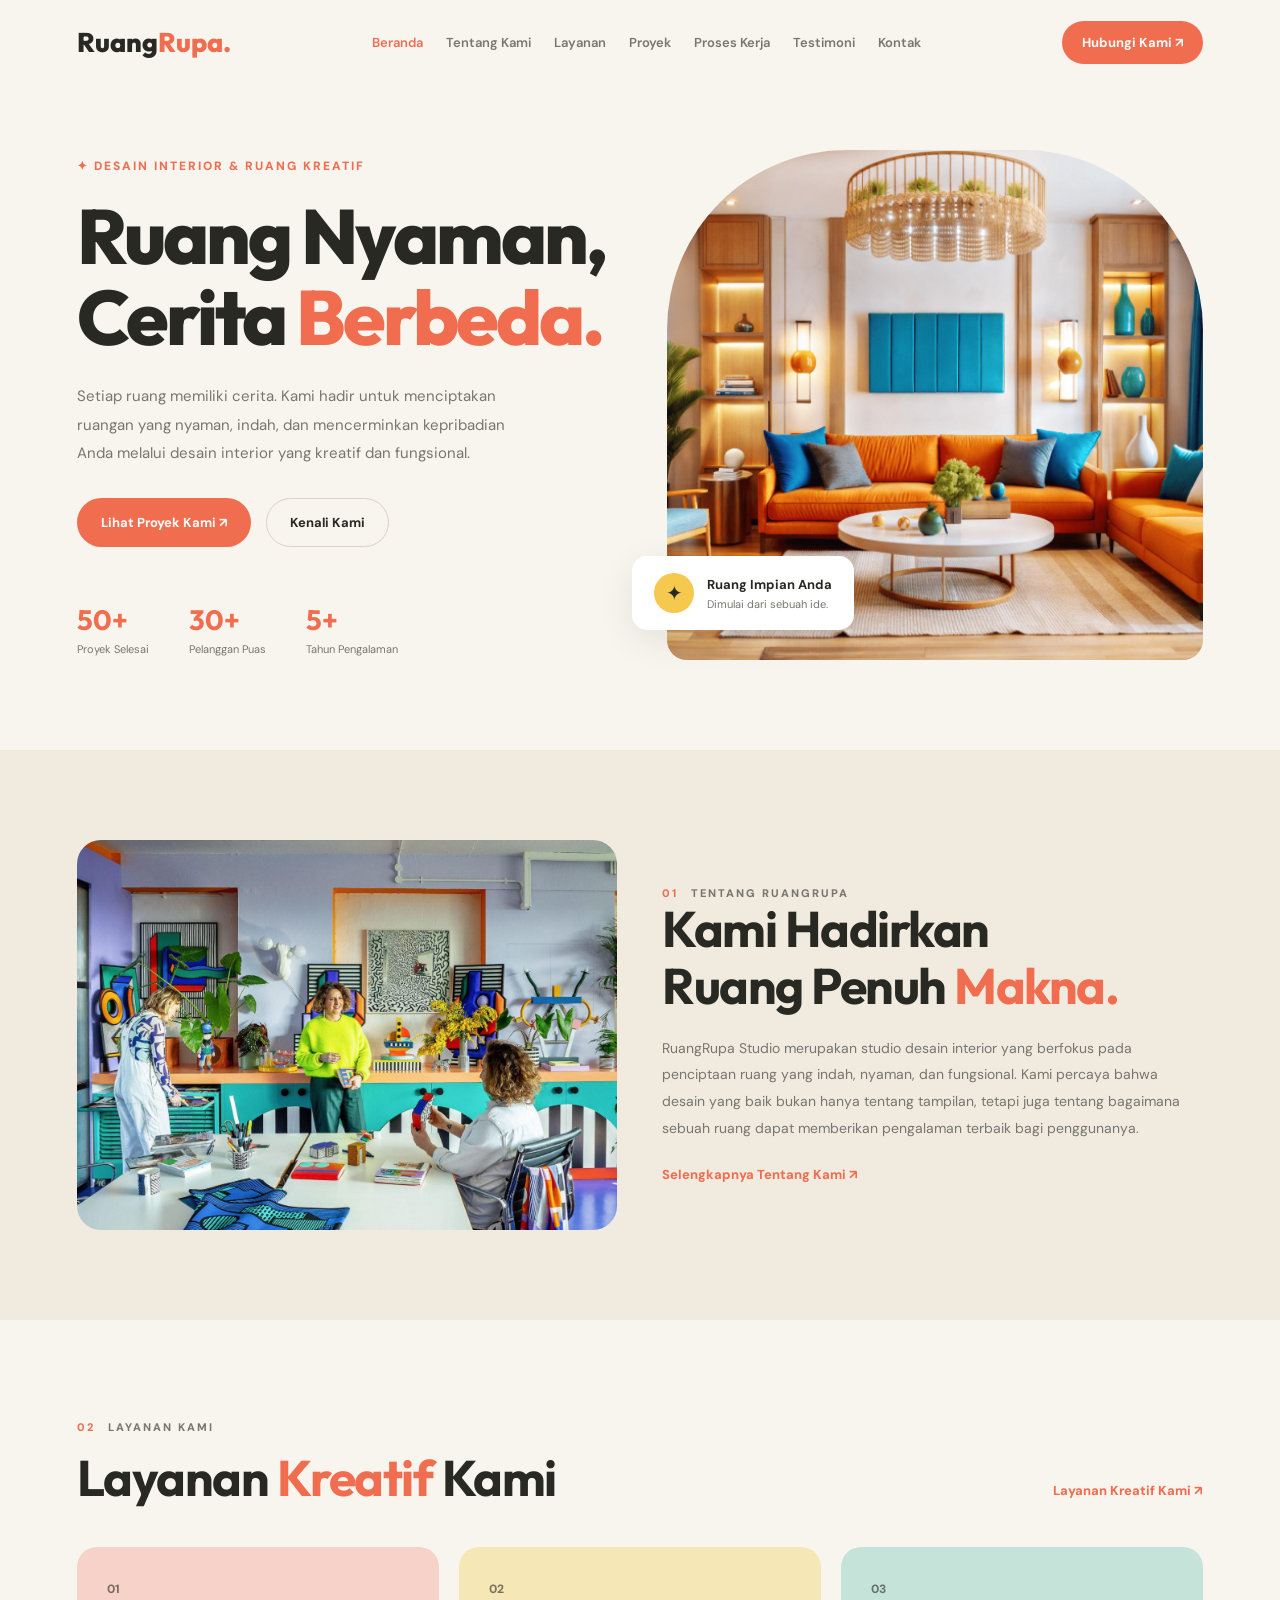
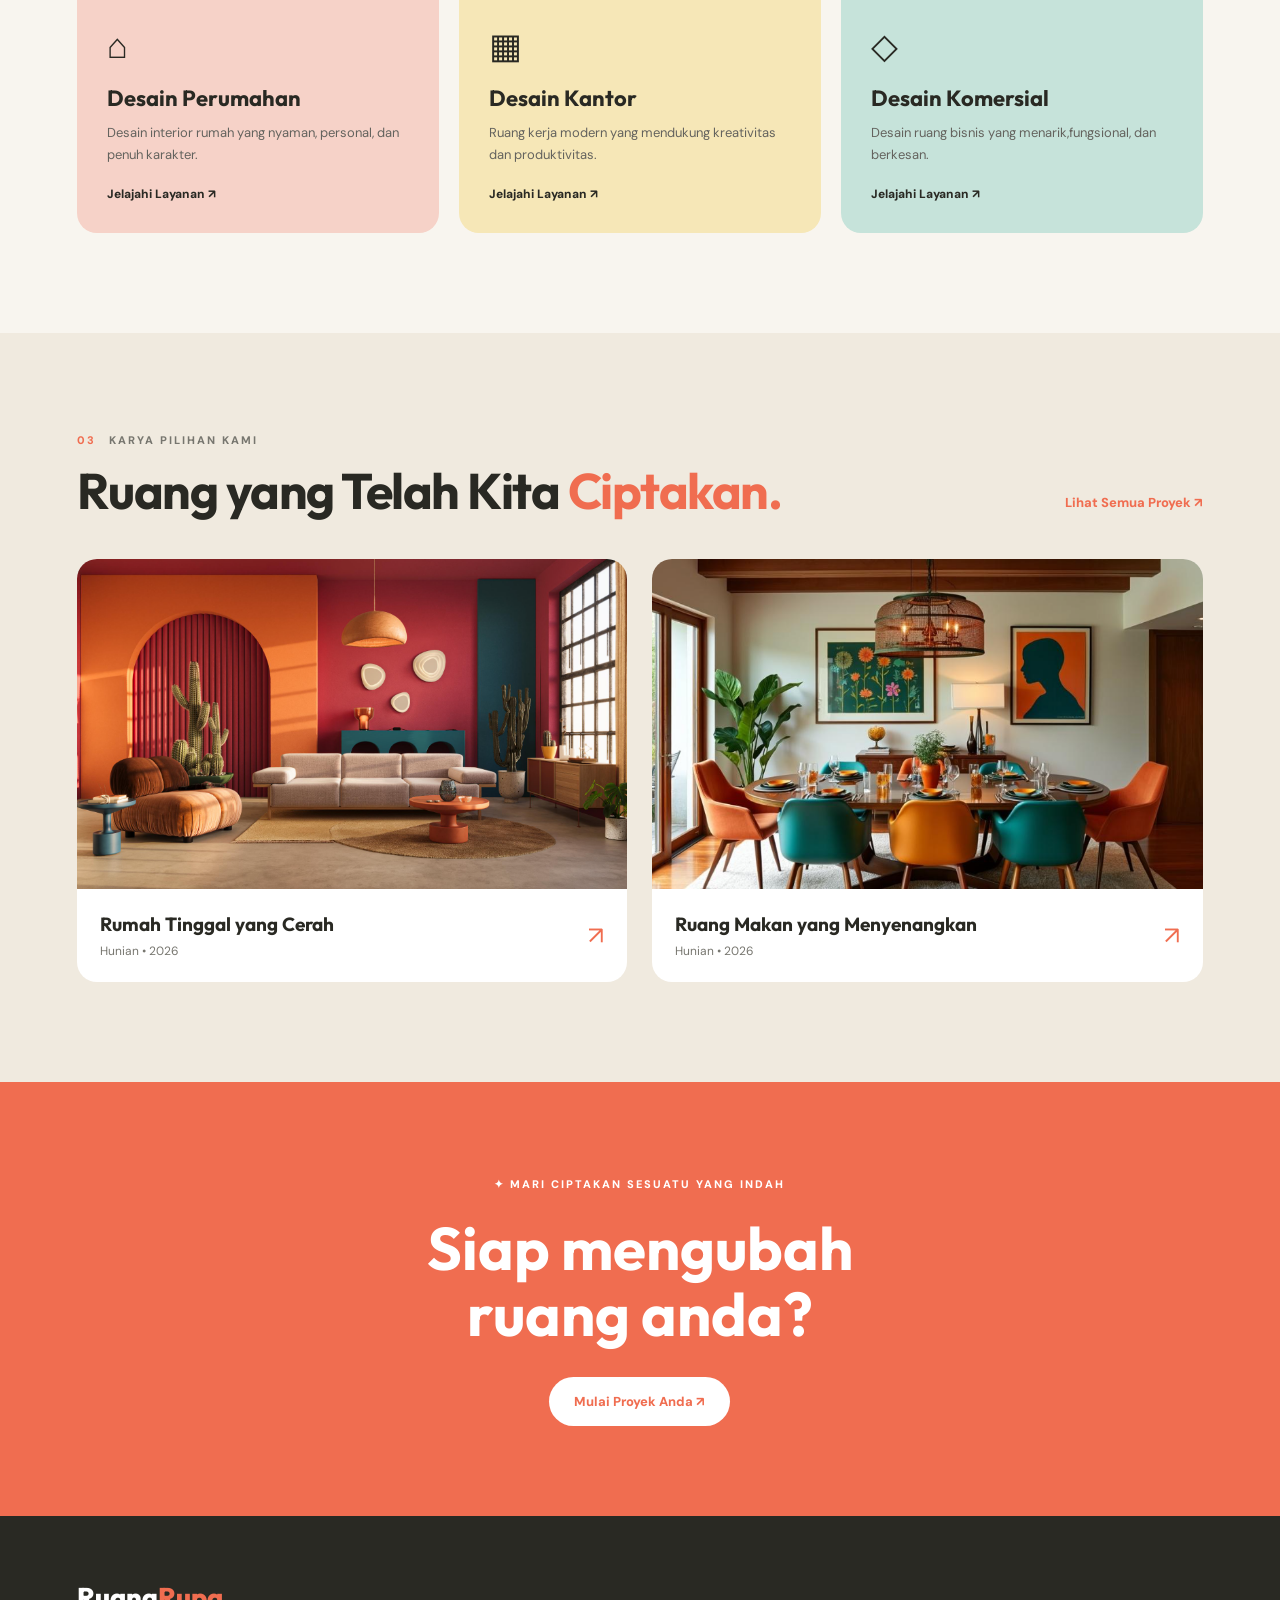
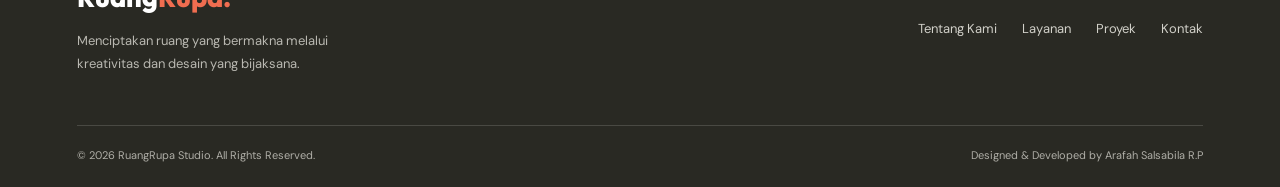
<file: index.html>
<!DOCTYPE html>
<html lang="id">
<head>
    <meta charset="UTF-8">
    <meta name="viewport" content="width=device-width, initial-scale=1.0">
    <title>Beranda | RuangRupa Studio</title>

    <!-- Google Fonts -->
    <link rel="preconnect" href="https://fonts.googleapis.com">
    <link rel="preconnect" href="https://fonts.gstatic.com" crossorigin>
    <link href="https://fonts.googleapis.com/css2?family=DM+Sans:wght@400;500;600;700;800&family=Outfit:wght@400;500;600;700;800&display=swap" rel="stylesheet">

    <!-- CSS -->
    <link rel="stylesheet" href="css/style.css">
</head>
<body>

    <!-- HEADER -->
    <header id="arafah_header">
        <div class="arafah_container arafah_navbar">

            <a href="index.html" class="arafah_logo">
                Ruang<span>Rupa.</span>
            </a>

            <nav class="arafah_nav_menu" id="arafah_nav_menu">
                <a href="index.html" class="arafah_nav_link arafah_active">Beranda</a>
                <a href="about.html" class="arafah_nav_link">Tentang Kami</a>
                <a href="services.html" class="arafah_nav_link">Layanan</a>
                <a href="projects.html" class="arafah_nav_link">Proyek</a>
                <a href="process.html" class="arafah_nav_link">Proses Kerja</a>
                <a href="testimonials.html" class="arafah_nav_link">Testimoni</a>
                <a href="contact.html" class="arafah_nav_link">Kontak</a>
            </nav>

            <a href="contact.html" class="arafah_nav_button">
                Hubungi Kami ↗
            </a>

            <button class="arafah_hamburger" id="arafah_hamburger"
                aria-label="Buka menu" aria-expanded="false">
                ☰
            </button>

        </div>
    </header>


    <!-- HERO SECTION -->
    <section class="arafah_hero">
        <div class="arafah_container arafah_hero_content">

            <div class="arafah_hero_text">
                <span class="arafah_subtitle">
                    ✦ DESAIN INTERIOR & RUANG KREATIF
                </span>

                <h1>
                    Ruang Nyaman,<br>
                    Cerita <span>Berbeda.</span>
                </h1>

                <p>
                    Setiap ruang memiliki cerita. Kami hadir untuk
                    menciptakan ruangan yang nyaman, indah, dan
                    mencerminkan kepribadian Anda melalui desain
                    interior yang kreatif dan fungsional.
                </p>

                <div class="arafah_hero_buttons">
                    <a href="projects.html" class="arafah_btn_primary">
                        Lihat Proyek Kami ↗
                    </a>

                    <a href="about.html" class="arafah_btn_secondary">
                        Kenali Kami
                    </a>
                </div>

                <div class="arafah_hero_stats">
                    <div>
                        <h3>50+</h3>
                        <p>Proyek Selesai</p>
                    </div>

                    <div>
                        <h3>30+</h3>
                        <p>Pelanggan Puas</p>
                    </div>

                    <div>
                        <h3>5+</h3>
                        <p>Tahun Pengalaman</p>
                    </div>
                </div>
            </div>

            <div class="arafah_hero_image">
                <img src="images/hero_interior.png"
                    alt="Desain interior ruang keluarga modern">

                <div class="arafah_floating_card">
                    <span>✦</span>
                    <div>
                        <h4>Ruang Impian Anda</h4>
                        <p>Dimulai dari sebuah ide.</p>
                    </div>
                </div>
            </div>

        </div>
    </section>


    <!-- ABOUT PREVIEW -->
    <section class="arafah_about_section">
        <div class="arafah_container arafah_about_content">
            <div class="arafah_about_image">
                <img src="images/about.png"
                    alt="Desain interior ruang keluarga modern berwarna cerah">
            </div>
            
            <div class="arafah_about_text">
                <div class="arafah_section_label">
                    <span>01</span> TENTANG RUANGRUPA
                </div>
                <h2>
                    Kami Hadirkan<br>
                    Ruang Penuh <span>Makna.</span>
                </h2>

                <p>
                    RuangRupa Studio merupakan studio desain interior yang
                    berfokus pada penciptaan ruang yang indah, nyaman, dan
                    fungsional. Kami percaya bahwa desain yang baik bukan
                    hanya tentang tampilan, tetapi juga tentang bagaimana
                    sebuah ruang dapat memberikan pengalaman terbaik bagi
                    penggunanya.
                </p>

                <a href="about.html" class="arafah_text_link">
                    Selengkapnya Tentang Kami ↗
                </a>
            </div>
        </div>
    </section>


    <!-- SERVICES PREVIEW -->
    <section class="arafah_services_section">
        <div class="arafah_container">
            <div class="arafah_section_heading">
                <div>
                    <div class="arafah_section_label">
                        <span>02</span> LAYANAN KAMI
                    </div>
                    <h2>Layanan <span>Kreatif</span>  Kami</h2>
                </div>
                <a href="services.html" class="arafah_text_link">
                    Layanan Kreatif Kami ↗
                </a>
            </div>
            <div class="arafah_service_grid">
                <div class="arafah_service_card arafah_service_coral">
                    <span class="arafah_service_number">01</span>
                    <div class="arafah_service_icon">⌂</div>
                    <h3>Desain Perumahan</h3>
                    <p>Desain interior rumah yang nyaman, personal, dan penuh karakter.</p>
                    <a href="services.html">Jelajahi Layanan ↗</a>
                </div>
                <div class="arafah_service_card arafah_service_yellow">
                    <span class="arafah_service_number">02</span>
                    <div class="arafah_service_icon">▦</div>
                    <h3>Desain Kantor</h3>
                    <p>Ruang kerja modern yang mendukung kreativitas dan produktivitas.</p>
                    <a href="services.html">Jelajahi Layanan ↗</a>
                </div>
                <div class="arafah_service_card arafah_service_teal">
                    <span class="arafah_service_number">03</span>
                    <div class="arafah_service_icon">◇</div>
                    <h3>Desain Komersial</h3>
                    <p>Desain ruang bisnis yang menarik,fungsional, dan berkesan.</p>
                    <a href="services.html">Jelajahi Layanan ↗</a>
                </div>
            </div>
        </div>
    </section>


    <!-- PROJECT PREVIEW -->
    <section class="arafah_projects_section">
        <div class="arafah_container">
            <div class="arafah_section_heading">
                <div>
                    <div class="arafah_section_label">
                        <span>03</span> KARYA PILIHAN KAMI
                    </div>
                    <h2>Ruang yang Telah Kita <span>Ciptakan.</span></h2>
                </div>
                <a href="projects.html" class="arafah_text_link">
                    Lihat Semua Proyek ↗
                </a>
            </div>
            <div class="arafah_project_grid">
                <a href="project-ruang-keluarga.html" class="arafah_project_card">
                    <img src="images/ruang-keluarga.png"
                        alt="Desain interior ruang keluarga">
                    <div class="arafah_project_info">
                        <div>
                            <h3>Rumah Tinggal yang Cerah</h3>
                            <p>Hunian • 2026</p>
                        </div>
                        <span>↗</span>
                    </div>
                </a>
                <a href="project-ruang-makan.html" class="arafah_project_card">
                    <img src="images/ruang-makan.png"
                        alt="Desain interior ruang makan">
                    <div class="arafah_project_info">
                        <div>
                            <h3>Ruang Makan yang Menyenangkan</h3>
                            <p>Hunian • 2026</p>
                        </div>
                        <span>↗</span>
                    </div>
                </a>
            </div>
        </div>
    </section>


    <!-- CTA -->
    <section class="arafah_cta_section">
        <div class="arafah_container arafah_cta_content">
            <span>✦ MARI CIPTAKAN SESUATU YANG INDAH</span>
            <h2>Siap mengubah<br>ruang anda?</h2>
            <a href="contact.html" class="arafah_btn_light">
                Mulai Proyek Anda ↗
            </a>
        </div>
    </section>


    <!-- FOOTER -->
    <footer id="arafah_footer">
        <div class="arafah_container arafah_footer_content">

            <div>
                <a href="index.html" class="arafah_logo">
                    Ruang<span>Rupa.</span>
                </a>

                <p>
                    Menciptakan ruang yang bermakna melalui
                    kreativitas dan desain yang bijaksana.
                </p>
            </div>

            <div class="arafah_footer_links">
                <a href="about.html">Tentang Kami</a>
                <a href="services.html">Layanan</a>
                <a href="projects.html">Proyek</a>
                <a href="contact.html">Kontak</a>
            </div>

        </div>

        <div class="arafah_container arafah_copyright">
            <p>© 2026 RuangRupa Studio. All Rights Reserved.</p>
            <p>Designed & Developed by Arafah Salsabila R.P</p>
        </div>
    </footer>


    <!-- JAVASCRIPT -->
    <script src="js/script.js"></script>

</body>
</html>
</file>
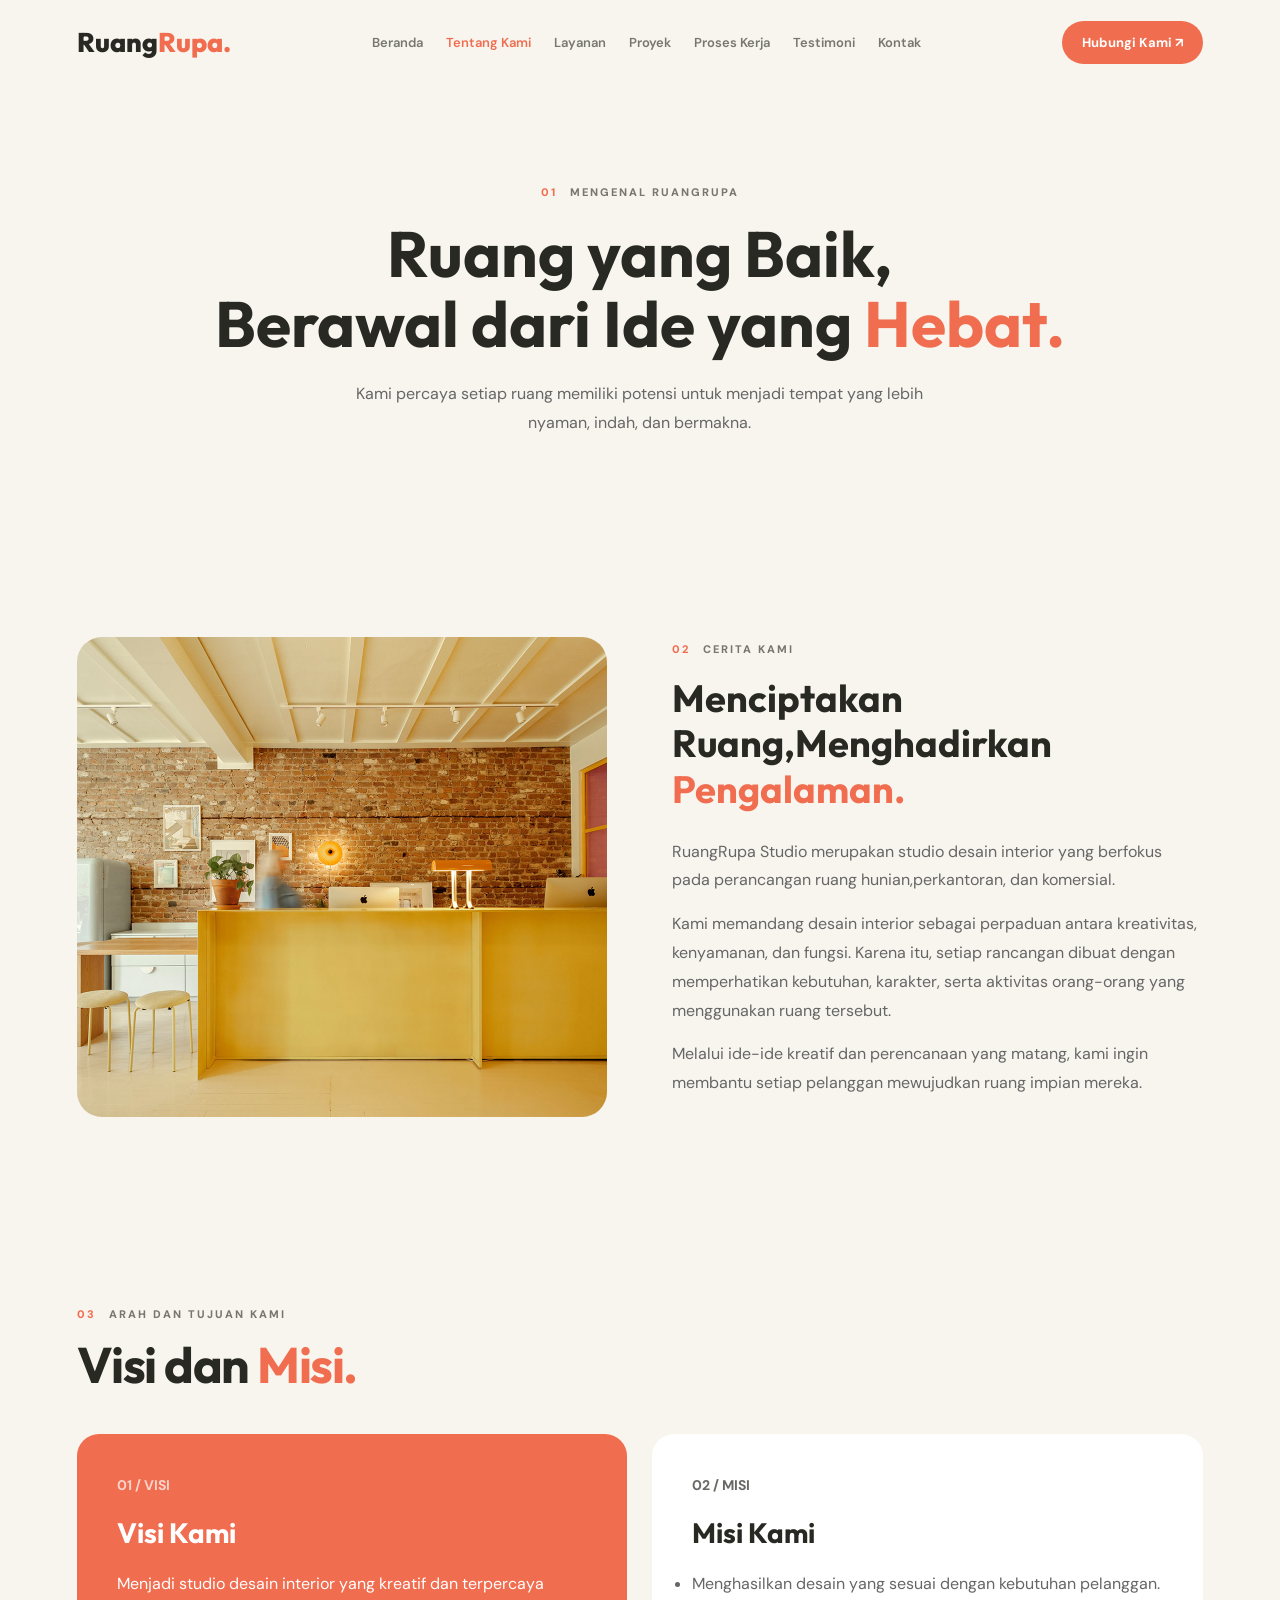
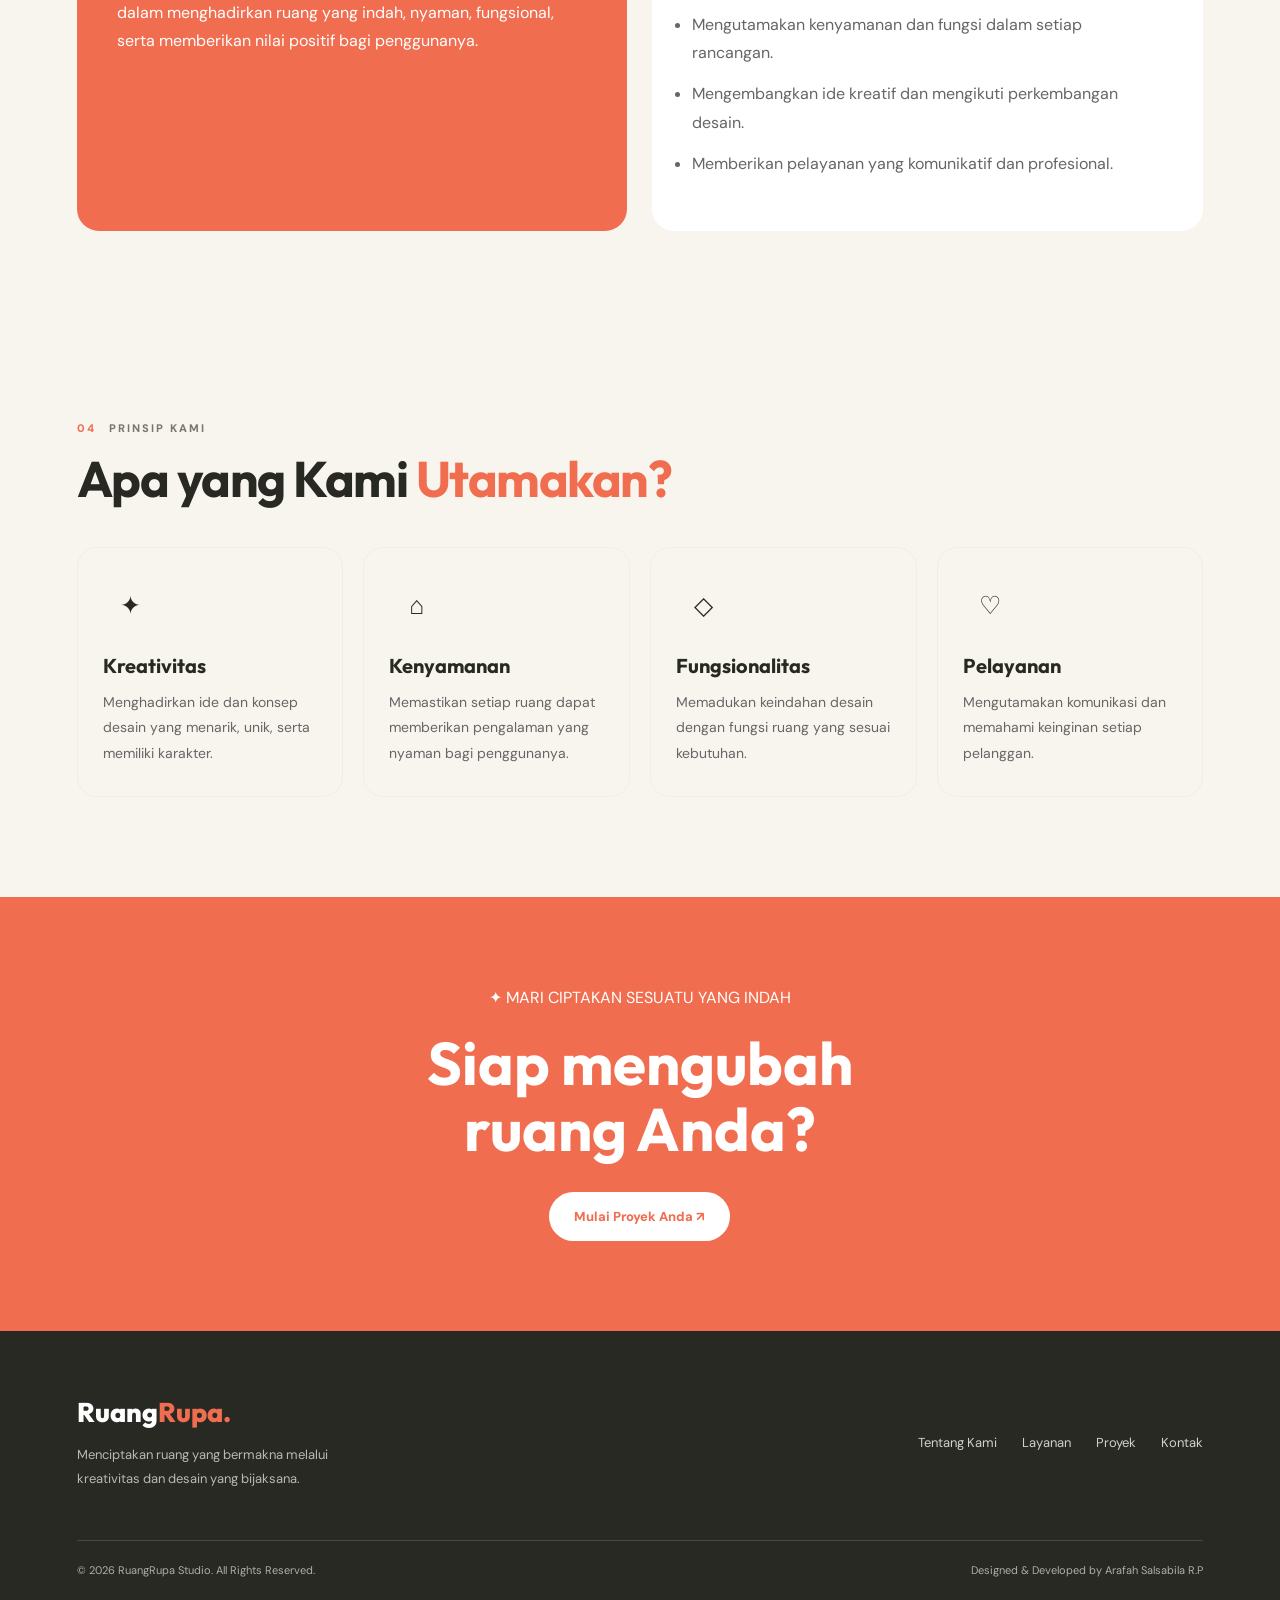
<file: about.html>
<!DOCTYPE html>
<html lang="id">
<head>
    <meta charset="UTF-8">
    <meta name="viewport" content="width=device-width, initial-scale=1.0">
    <meta name="description" content="Kenali RuangRupa Studio dan prinsip kami dalam menciptakan desain interior yang kreatif, nyaman, dan fungsional.">
    <title>Tentang Kami | RuangRupa Studio</title>

    <!-- GOOGLE FONTS -->
    <link rel="preconnect" href="https://fonts.googleapis.com">
    <link rel="preconnect" href="https://fonts.gstatic.com" crossorigin>
    <link href="https://fonts.googleapis.com/css2?family=DM+Sans:wght@400;500;600;700;800&family=Outfit:wght@400;500;600;700;800&display=swap" rel="stylesheet">

    <!-- CSS -->
    <link rel="stylesheet" href="css/style.css">
</head>
<body>

    <!-- HEADER -->
    <header id="arafah_header">
        <div class="arafah_container arafah_navbar">

            <a href="index.html" class="arafah_logo">
                Ruang<span>Rupa.</span>
            </a>

            <nav class="arafah_nav_menu" id="arafah_nav_menu">
                <a href="index.html" class="arafah_nav_link">Beranda</a>
                <a href="about.html" class="arafah_nav_link arafah_active">Tentang Kami</a>
                <a href="services.html" class="arafah_nav_link">Layanan</a>
                <a href="projects.html" class="arafah_nav_link">Proyek</a>
                <a href="process.html" class="arafah_nav_link">Proses Kerja</a>
                <a href="testimonials.html" class="arafah_nav_link">Testimoni</a>
                <a href="contact.html" class="arafah_nav_link">Kontak</a>
            </nav>

            <a href="contact.html" class="arafah_nav_button">
                Hubungi Kami ↗
            </a>

            <button class="arafah_hamburger" id="arafah_hamburger"
                aria-label="Buka menu" aria-expanded="false">
                ☰
            </button>

        </div>
    </header>

    <main>

        <!-- HERO TENTANG KAMI -->
        <section class="arafah_about_hero">
            <div class="arafah_container">

                <div class="arafah_section_label">
                    <span>01</span> MENGENAL RUANGRUPA
                </div>

                <h1>
                    Ruang yang Baik,<br>
                    Berawal dari Ide yang <span>Hebat.</span>
                </h1>

                <p>
                    Kami percaya setiap ruang memiliki potensi untuk menjadi
                    tempat yang lebih nyaman, indah, dan bermakna.
                </p>

            </div>
        </section>

        <!-- CERITA KAMI -->
        <section class="arafah_about_story">
            <div class="arafah_container arafah_about_story_grid">
                <div class="arafah_about_story_image">
                    <img src="images/about-interior.jpg"
                        alt="Interior ruangan dengan desain modern dan hangat">
                </div>
                <div class="arafah_about_story_text">
                    <div class="arafah_section_label">
                        <span>02</span> CERITA KAMI
                    </div>
                    <h2>Menciptakan Ruang,Menghadirkan <span>Pengalaman.</span></h2>
                    <p>
                        RuangRupa Studio merupakan studio desain interior yang berfokus pada perancangan ruang hunian,perkantoran, dan komersial.
                    </p>
                    <p>
                        Kami memandang desain interior sebagai perpaduan antara kreativitas, kenyamanan, dan fungsi.
                        Karena itu, setiap rancangan dibuat dengan memperhatikan kebutuhan, karakter, serta aktivitas orang-orang yang menggunakan ruang tersebut.
                    </p>
                    <p>
                        Melalui ide-ide kreatif dan perencanaan yang matang,
                        kami ingin membantu setiap pelanggan mewujudkan ruang impian mereka.
                    </p>
                </div>
            </div>
        </section>

        <!-- VISI DAN MISI -->
        <section class="arafah_about_vision">
            <div class="arafah_container">
                <div class="arafah_section_heading">
                    <div>
                        <div class="arafah_section_label">
                            <span>03</span> ARAH DAN TUJUAN KAMI
                        </div>
                        <h2>Visi dan <span>Misi.</span></h2>
                    </div>
                </div>
                <div class="arafah_vision_grid">
                    <div class="arafah_vision_card arafah_vision_main">
                        <span>01 / VISI</span>
                        <h3>Visi Kami</h3>
                        <p>
                            Menjadi studio desain interior yang kreatif dan terpercaya dalam menghadirkan ruang yang indah,
                            nyaman, fungsional, serta memberikan nilai positif bagi penggunanya.
                        </p>
                    </div>
                    <div class="arafah_vision_card">
                        <span>02 / MISI</span>
                        <h3>Misi Kami</h3>
                        <ul>
                            <li>Menghasilkan desain yang sesuai dengan kebutuhan pelanggan.</li>
                            <li>Mengutamakan kenyamanan dan fungsi dalam setiap rancangan.</li>
                            <li>Mengembangkan ide kreatif dan mengikuti perkembangan desain.</li>
                            <li>Memberikan pelayanan yang komunikatif dan profesional.</li>
                        </ul>
                    </div>
                </div>
            </div>
        </section>

        <!-- NILAI-NILAI KAMI -->
        <section class="arafah_about_values">
            <div class="arafah_container">
                <div class="arafah_section_heading">
                    <div>
                        <div class="arafah_section_label">
                            <span>04</span> PRINSIP KAMI
                        </div>
                        <h2>Apa yang Kami <span>Utamakan?</span></h2>
                    </div>
                </div>
                <div class="arafah_values_grid">
                    <div class="arafah_value_card">
                        <div class="arafah_value_icon">✦</div>
                        <h3>Kreativitas</h3>
                        <p>
                            Menghadirkan ide dan konsep desain yang menarik,
                            unik, serta memiliki karakter.
                        </p>
                    </div>
                    <div class="arafah_value_card">
                        <div class="arafah_value_icon">⌂</div>
                        <h3>Kenyamanan</h3>
                        <p>
                            Memastikan setiap ruang dapat memberikan
                            pengalaman yang nyaman bagi penggunanya.
                        </p>
                    </div>
                    <div class="arafah_value_card">
                        <div class="arafah_value_icon">◇</div>
                        <h3>Fungsionalitas</h3>
                        <p>
                            Memadukan keindahan desain dengan fungsi
                            ruang yang sesuai kebutuhan.
                        </p>
                    </div>
                    <div class="arafah_value_card">
                        <div class="arafah_value_icon">♡</div>
                        <h3>Pelayanan</h3>
                        <p>
                            Mengutamakan komunikasi dan memahami keinginan
                            setiap pelanggan.
                        </p>
                    </div>
                </div>
            </div>
        </section>

        <!-- CTA -->
        <section class="arafah_cta_section">
            <div class="arafah_container arafah_cta_content">

                <div>
                    <span>✦ MARI CIPTAKAN SESUATU YANG INDAH</span>

                    <h2>
                        Siap mengubah<br>
                        ruang Anda?
                    </h2>
                </div>

                <a href="contact.html" class="arafah_btn_light">
                    Mulai Proyek Anda ↗
                </a>

            </div>
        </section>

    </main>

    <!-- FOOTER -->
    <footer id="arafah_footer">
        <div class="arafah_container arafah_footer_content">

            <div>
                <a href="index.html" class="arafah_logo">
                    Ruang<span>Rupa.</span>
                </a>

                <p>
                    Menciptakan ruang yang bermakna melalui
                    kreativitas dan desain yang bijaksana.
                </p>
            </div>

            <div class="arafah_footer_links">
                <a href="about.html">Tentang Kami</a>
                <a href="services.html">Layanan</a>
                <a href="projects.html">Proyek</a>
                <a href="contact.html">Kontak</a>
            </div>

        </div>

        <div class="arafah_container arafah_copyright">
            <p>© 2026 RuangRupa Studio. All Rights Reserved.</p>
            <p>Designed & Developed by Arafah Salsabila R.P</p>
        </div>
    </footer>

    <!-- JAVASCRIPT -->
    <script src="js/script.js"></script>

</body>
</html>
</file>
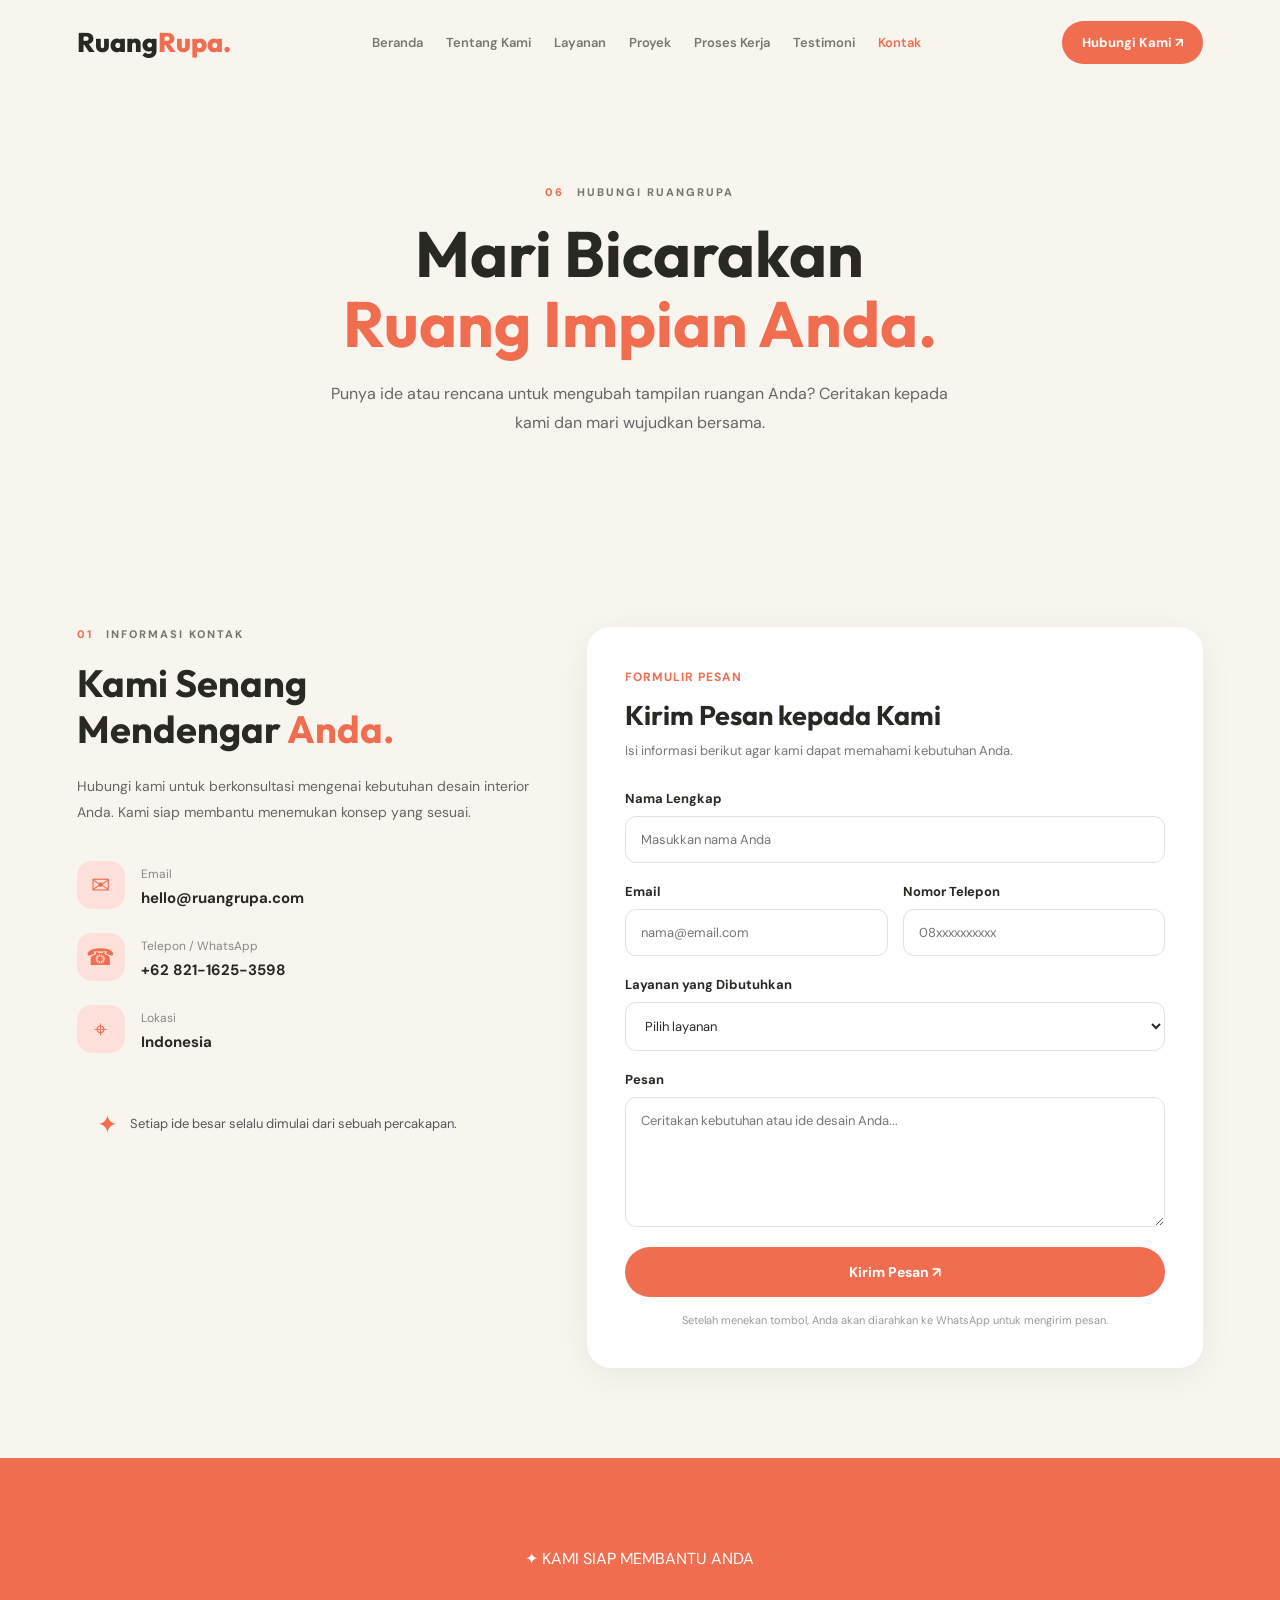
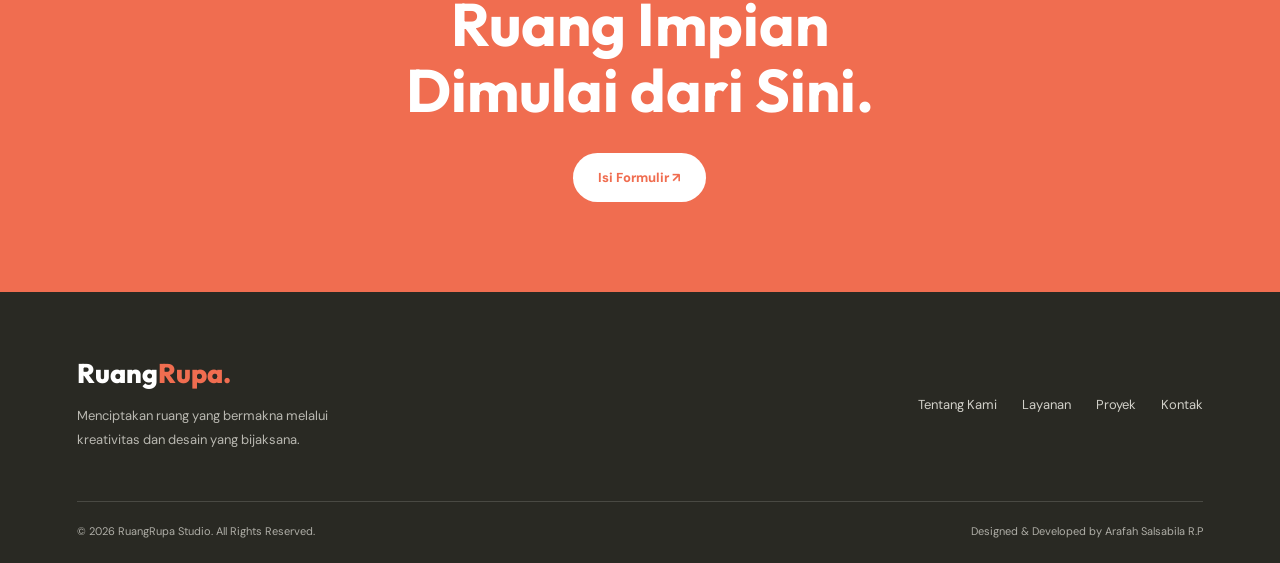
<file: contact.html>
<!DOCTYPE html>
<html lang="id">
<head>
    <meta charset="UTF-8">
    <meta name="viewport" content="width=device-width, initial-scale=1.0">
    <title>Kontak | RuangRupa Studio</title>

    <!-- GOOGLE FONTS -->
    <link rel="preconnect" href="https://fonts.googleapis.com">
    <link rel="preconnect" href="https://fonts.gstatic.com" crossorigin>
    <link href="https://fonts.googleapis.com/css2?family=DM+Sans:wght@400;500;600;700;800&family=Outfit:wght@400;500;600;700;800&display=swap" rel="stylesheet">

    <!-- CSS -->
    <link rel="stylesheet" href="css/style.css">
</head>
<body>

    <!-- HEADER -->
    <header id="arafah_header">
        <div class="arafah_container arafah_navbar">

            <a href="index.html" class="arafah_logo">
                Ruang<span>Rupa.</span>
            </a>

            <nav class="arafah_nav_menu" id="arafah_nav_menu">
                <a href="index.html" class="arafah_nav_link">Beranda</a>
                <a href="about.html" class="arafah_nav_link">Tentang Kami</a>
                <a href="services.html" class="arafah_nav_link">Layanan</a>
                <a href="projects.html" class="arafah_nav_link">Proyek</a>
                <a href="process.html" class="arafah_nav_link">Proses Kerja</a>
                <a href="testimonials.html" class="arafah_nav_link">Testimoni</a>
                <a href="contact.html" class="arafah_nav_link arafah_active">Kontak</a>
            </nav>

            <a href="contact.html" class="arafah_nav_button">
                Hubungi Kami ↗
            </a>

            <button class="arafah_hamburger" id="arafah_hamburger"
                aria-label="Buka menu" aria-expanded="false">
                ☰
            </button>

        </div>
    </header>


    <main>

        <!-- HERO KONTAK -->
        <section class="arafah_contact_hero">
            <div class="arafah_container">

                <div class="arafah_section_label">
                    <span>06</span> HUBUNGI RUANGRUPA
                </div>

                <h1>
                    Mari Bicarakan<br>
                    <span>Ruang Impian Anda.</span>
                </h1>

                <p>
                    Punya ide atau rencana untuk mengubah tampilan
                    ruangan Anda? Ceritakan kepada kami dan mari
                    wujudkan bersama.
                </p>

            </div>
        </section>


        <!-- INFORMASI DAN FORM KONTAK -->
        <section class="arafah_contact_section">
            <div class="arafah_container arafah_contact_grid">

                <!-- INFORMASI KONTAK -->
                <div class="arafah_contact_info">
                    <div class="arafah_section_label">
                        <span>01</span> INFORMASI KONTAK
                    </div>
                    <h2>
                        Kami Senang<br>
                        Mendengar <span>Anda.</span>
                    </h2>
                    <p>
                        Hubungi kami untuk berkonsultasi mengenai
                        kebutuhan desain interior Anda. Kami siap
                        membantu menemukan konsep yang sesuai.
                    </p>
                    <div class="arafah_contact_detail">
                        <div class="arafah_contact_detail_item">
                            <div class="arafah_contact_icon">✉</div>
                            <div>
                                <span>Email</span>
                                <h3>hello@ruangrupa.com</h3>
                            </div>
                        </div>
                        <div class="arafah_contact_detail_item">
                            <div class="arafah_contact_icon">☎</div>
                            <div>
                                <span>Telepon / WhatsApp</span>
                                <h3>+62 821-1625-3598</h3>
                            </div>
                        </div>
                        <div class="arafah_contact_detail_item">
                            <div class="arafah_contact_icon">⌖</div>
                            <div>
                                <span>Lokasi</span>
                                <h3>Indonesia</h3>
                            </div>
                        </div>
                    </div>

                    <div class="arafah_contact_note">
                        <span>✦</span>
                        <p>
                            Setiap ide besar selalu dimulai
                            dari sebuah percakapan.
                        </p>
                    </div>

                </div>


                <!-- FORM KONTAK -->
                <div class="arafah_contact_form_box">
                    <div class="arafah_contact_form_heading">
                        <span>FORMULIR PESAN</span>
                        <h2>Kirim Pesan kepada Kami</h2>
                        <p>
                            Isi informasi berikut agar kami dapat
                            memahami kebutuhan Anda.
                        </p>
                    </div>
                    <form id="arafah_contact_form">
                        <div class="arafah_form_group">
                            <label for="arafah_nama">Nama Lengkap</label>
                            <input
                                type="text"
                                id="arafah_nama"
                                name="nama"
                                placeholder="Masukkan nama Anda"
                                required>
                        </div>
                        <div class="arafah_form_row">
                            <div class="arafah_form_group">
                                <label for="arafah_email">Email</label>
                                <input
                                    type="email"
                                    id="arafah_email"
                                    name="email"
                                    placeholder="nama@email.com"
                                    required>
                            </div>
                            <div class="arafah_form_group">
                                <label for="arafah_telepon">Nomor Telepon</label>
                                <input
                                    type="tel"
                                    id="arafah_telepon"
                                    name="telepon"
                                    placeholder="08xxxxxxxxxx"
                                    required>
                            </div>
                        </div>
                        <div class="arafah_form_group">
                            <label for="arafah_layanan">Layanan yang Dibutuhkan</label>
                            <select
                                id="arafah_layanan"
                                name="layanan"
                                required>
                                <option value="">Pilih layanan</option>
                                <option value="Desain Perumahan">Desain Perumahan</option>
                                <option value="Desain Kantor">Desain Kantor</option>
                                <option value="Desain Komersial">Desain Komersial</option>
                                <option value="Konsultasi Lainnya">Konsultasi Lainnya</option>

                            </select>
                        </div>
                        <div class="arafah_form_group">
                            <label for="arafah_pesan">Pesan</label>
                            <textarea
                                id="arafah_pesan"
                                name="pesan"
                                rows="5"
                                placeholder="Ceritakan kebutuhan atau ide desain Anda..."
                                required></textarea>
                        </div>

                        <button type="submit" class="arafah_form_button">
                            Kirim Pesan ↗
                        </button>

                        <p class="arafah_form_disclaimer">
                            Setelah menekan tombol, Anda akan diarahkan
                            ke WhatsApp untuk mengirim pesan.
                        </p>

                    </form>

                </div>

            </div>
        </section>


        <!-- CTA -->
        <section class="arafah_cta_section">
            <div class="arafah_container arafah_cta_content">

                <div>
                    <span>✦ KAMI SIAP MEMBANTU ANDA</span>

                    <h2>
                        Ruang Impian<br>
                        Dimulai dari Sini.
                    </h2>
                </div>

                <a href="#arafah_contact_form" class="arafah_btn_light">
                    Isi Formulir ↗
                </a>

            </div>
        </section>

    </main>


    <!-- FOOTER -->
    <footer id="arafah_footer">
        <div class="arafah_container arafah_footer_content">

            <div>
                <a href="index.html" class="arafah_logo">
                    Ruang<span>Rupa.</span>
                </a>

                <p>
                    Menciptakan ruang yang bermakna melalui
                    kreativitas dan desain yang bijaksana.
                </p>
            </div>

            <div class="arafah_footer_links">
                <a href="about.html">Tentang Kami</a>
                <a href="services.html">Layanan</a>
                <a href="projects.html">Proyek</a>
                <a href="contact.html">Kontak</a>
            </div>

        </div>

        <div class="arafah_container arafah_copyright">
            <p>© 2026 RuangRupa Studio. All Rights Reserved.</p>
            <p>Designed & Developed by Arafah Salsabila R.P</p>
        </div>
    </footer>


    <!-- JAVASCRIPT -->
    <script src="js/script.js"></script>

</body>
</html>
</file>
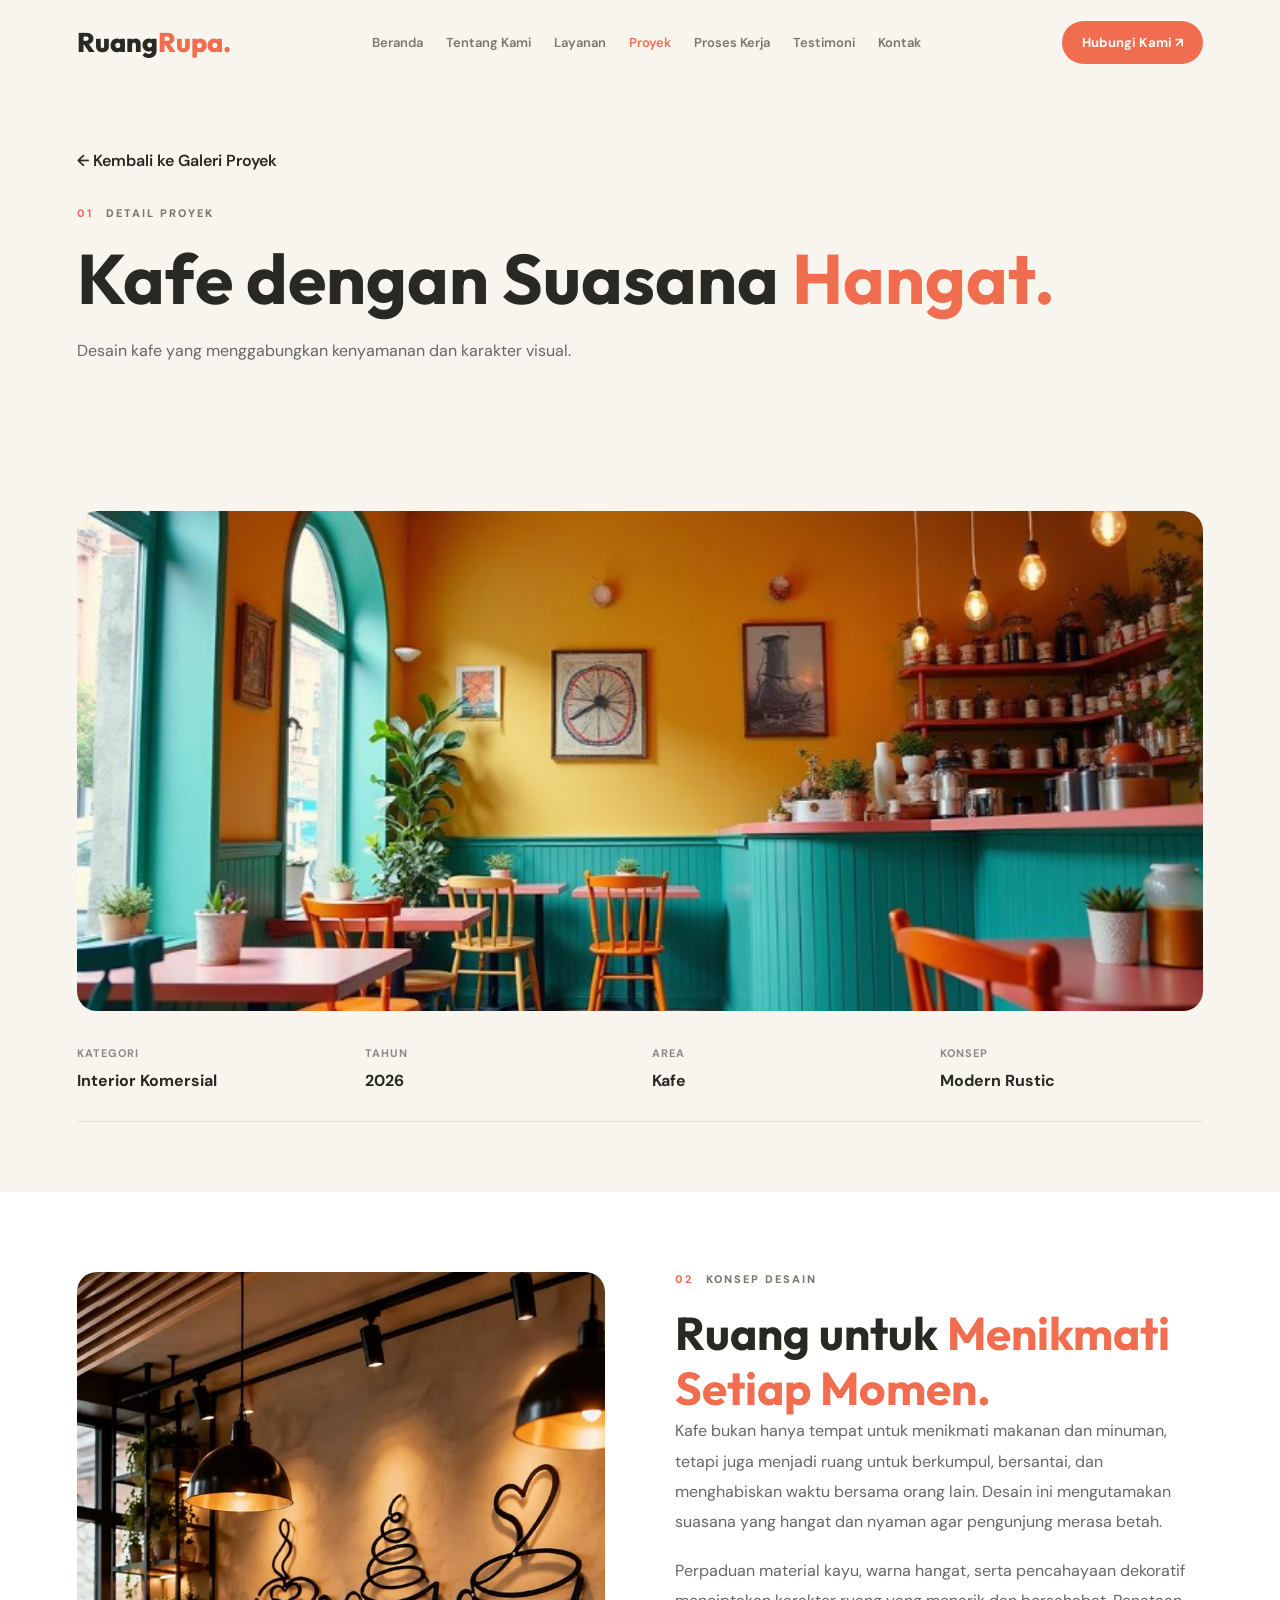
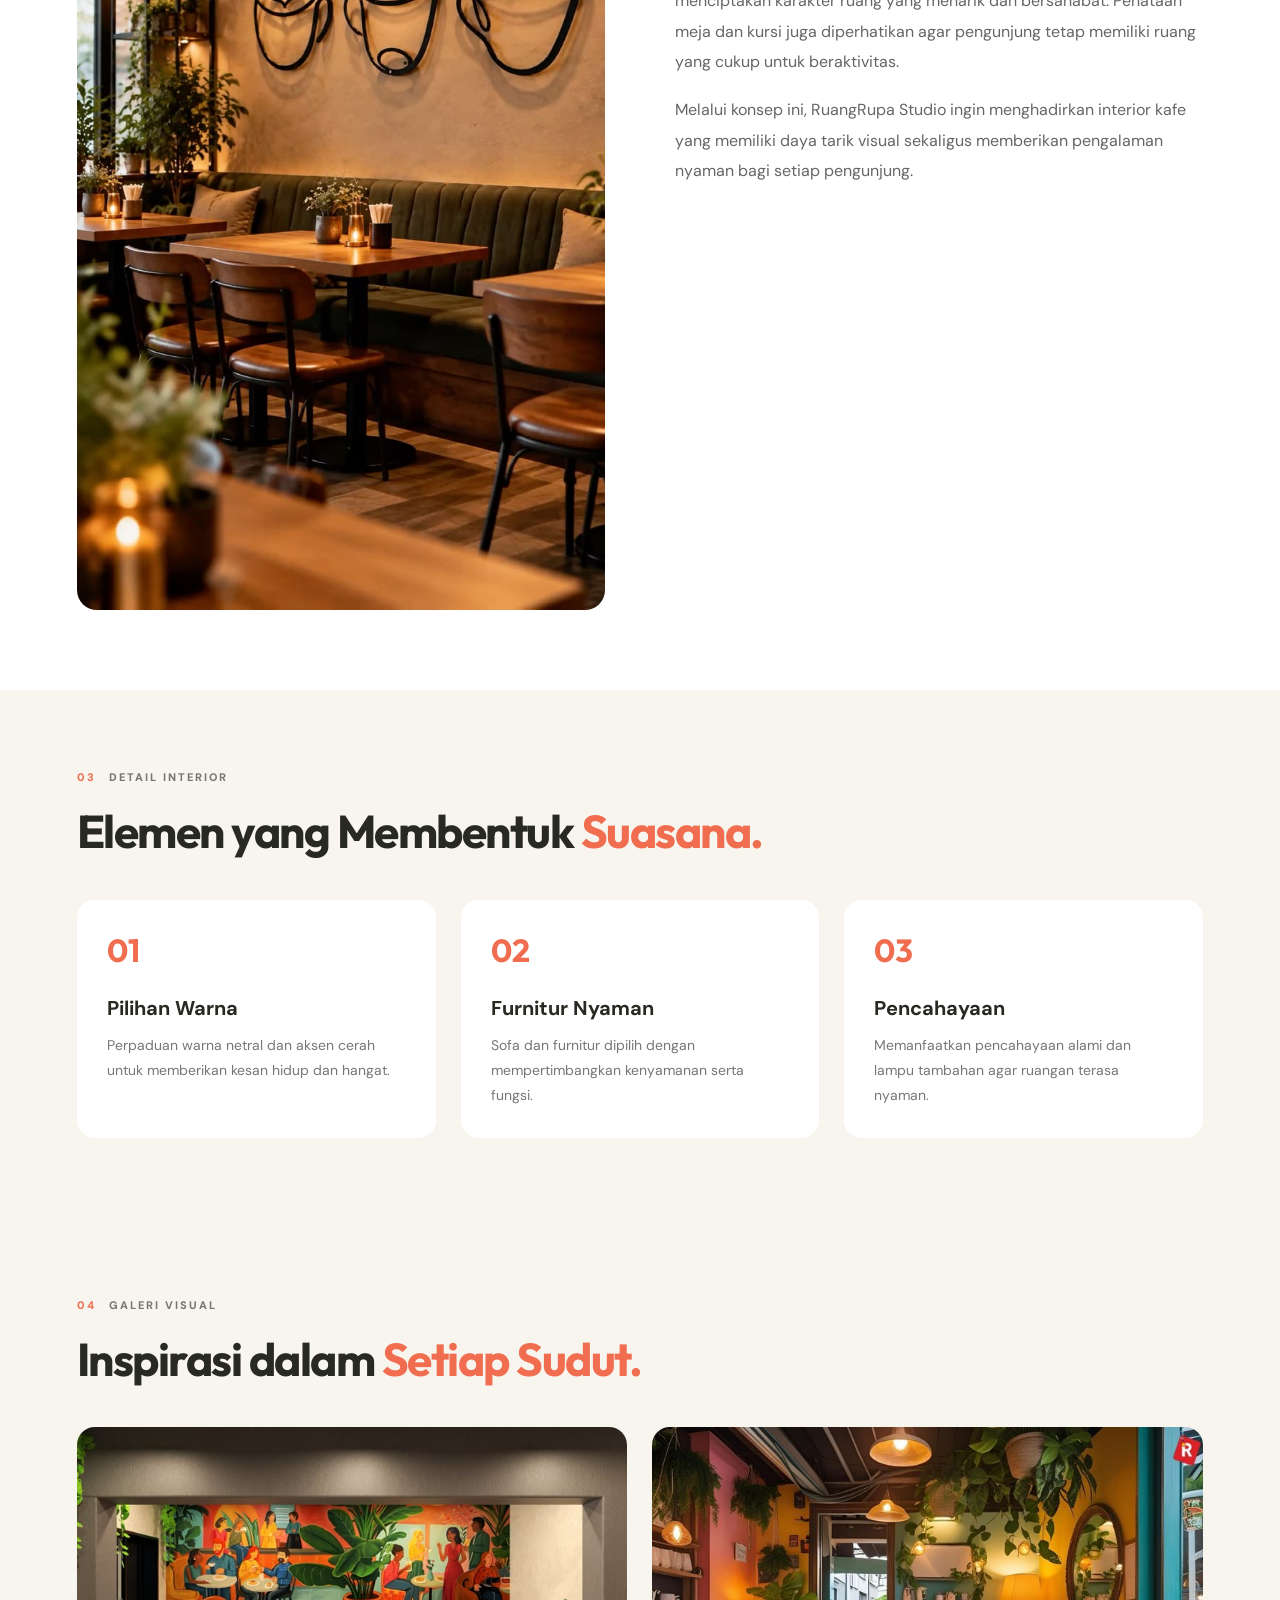
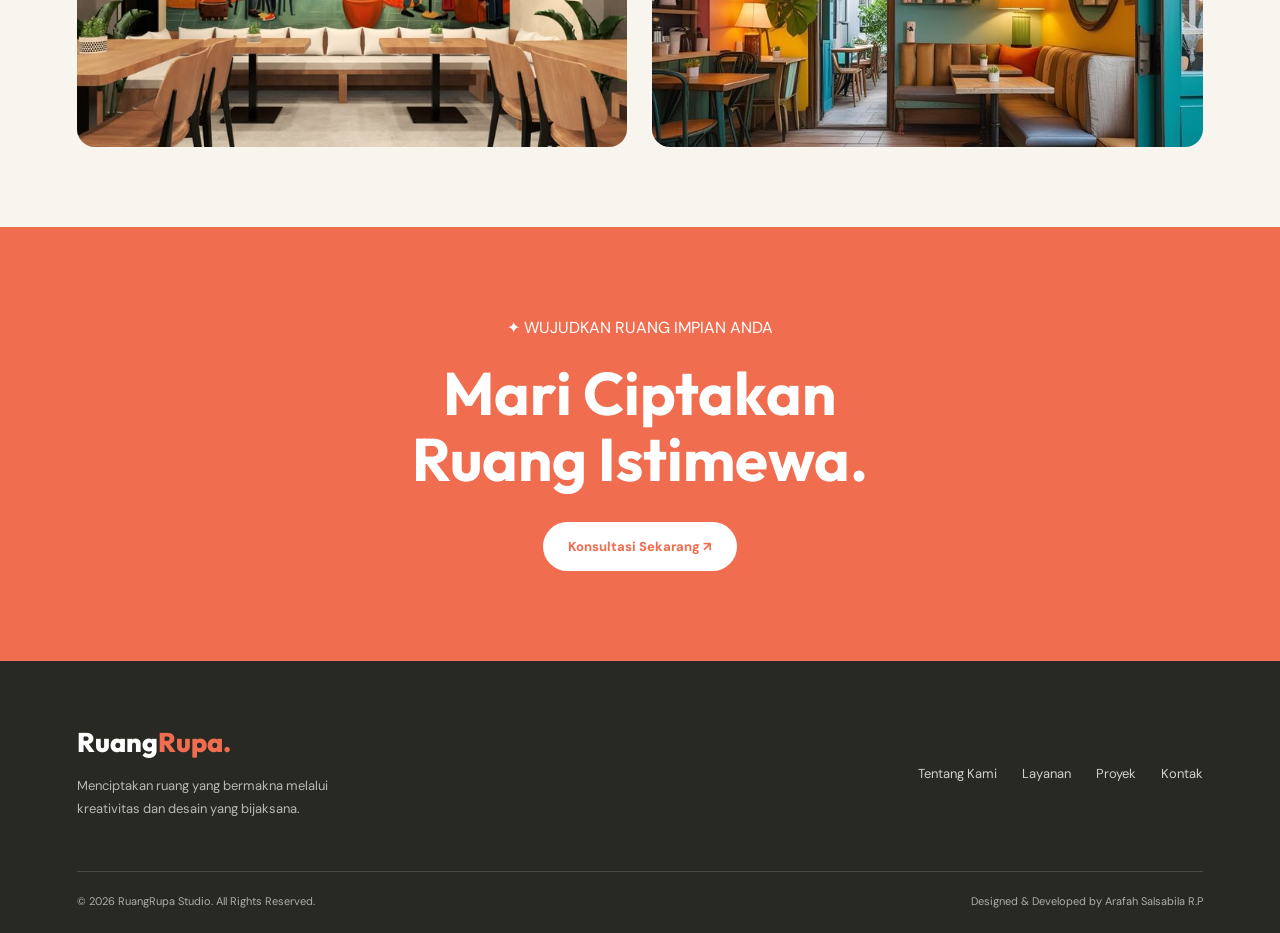
<file: project-kafe.html>
<!DOCTYPE html>
<html lang="id">
<head>
    <meta charset="UTF-8">
    <meta name="viewport" content="width=device-width, initial-scale=1.0">
    <title>Kafe | RuangRupa Studio</title>

    <!-- GOOGLE FONTS -->
    <link rel="preconnect" href="https://fonts.googleapis.com">
    <link rel="preconnect" href="https://fonts.gstatic.com" crossorigin>
    <link href="https://fonts.googleapis.com/css2?family=DM+Sans:wght@400;500;600;700;800&family=Outfit:wght@400;500;600;700;800&display=swap" rel="stylesheet">

    <!-- CSS -->
    <link rel="stylesheet" href="css/style.css">
</head>
<body>

    <!-- HEADER -->
    <header id="arafah_header">
        <div class="arafah_container arafah_navbar">

            <a href="index.html" class="arafah_logo">
                Ruang<span>Rupa.</span>
            </a>

            <nav class="arafah_nav_menu" id="arafah_nav_menu">
                <a href="index.html" class="arafah_nav_link">Beranda</a>
                <a href="about.html" class="arafah_nav_link">Tentang Kami</a>
                <a href="services.html" class="arafah_nav_link">Layanan</a>
                <a href="projects.html" class="arafah_nav_link arafah_active">Proyek</a>
                <a href="process.html" class="arafah_nav_link">Proses Kerja</a>
                <a href="testimonials.html" class="arafah_nav_link">Testimoni</a>
                <a href="contact.html" class="arafah_nav_link">Kontak</a>
            </nav>

            <a href="contact.html" class="arafah_nav_button">
                Hubungi Kami ↗
            </a>

            <button class="arafah_hamburger" id="arafah_hamburger"
                aria-label="Buka menu" aria-expanded="false">
                ☰
            </button>

        </div>
    </header>


    <main>

        <!-- HERO DETAIL -->
        <section class="arafah_detail_hero">
            <div class="arafah_container">

                <a href="projects.html" class="arafah_detail_back">
                    ← Kembali ke Galeri Proyek
                </a>

                <div class="arafah_section_label">
                    <span>01</span> DETAIL PROYEK
                </div>

                <h1>
                    Kafe dengan Suasana 
                    <span>Hangat.</span>
                </h1>

                <p>
                    Desain kafe yang menggabungkan kenyamanan dan karakter visual.
                </p>

            </div>
        </section>


        <!-- FOTO UTAMA -->
        <section class="arafah_detail_main">
            <div class="arafah_container">

                <div class="arafah_detail_main_image">
                    <img src="images/kafe.png"
                        alt="Kafe">
                </div>

                <div class="arafah_detail_meta">

                    <div>
                        <span>KATEGORI</span>
                        <h3>Interior Komersial</h3>
                    </div>

                    <div>
                        <span>TAHUN</span>
                        <h3>2026</h3>
                    </div>

                    <div>
                        <span>AREA</span>
                        <h3>Kafe</h3>
                    </div>

                    <div>
                        <span>KONSEP</span>
                        <h3>Modern Rustic</h3>
                    </div>

                </div>

            </div>
        </section>


        <!-- DESKRIPSI PROYEK -->
        <section class="arafah_detail_description">
            <div class="arafah_container arafah_detail_description_grid">

                <!-- FOTO KONSEP -->
                <div class="arafah_detail_description_image">
                    <img src="images/kafe1.jpg"
                        alt="Kamar-tidur">
                </div>

                <!-- DESKRIPSI PROYEK -->
                <div class="arafah_detail_text">

                    <div class="arafah_section_label">
                        <span>02</span> KONSEP DESAIN
                    </div>

                    <h2>
                        Ruang untuk
                        <span>Menikmati Setiap Momen.</span>
                    </h2>

                    <p>
                       Kafe bukan hanya tempat untuk menikmati makanan dan minuman, tetapi juga menjadi ruang untuk berkumpul, bersantai, dan menghabiskan waktu bersama orang lain.
                       Desain ini mengutamakan suasana yang hangat dan nyaman agar pengunjung merasa betah.
                    </p>

                    <p>
                        Perpaduan material kayu, warna hangat, serta pencahayaan dekoratif menciptakan karakter ruang yang menarik dan bersahabat.
                        Penataan meja dan kursi juga diperhatikan agar pengunjung tetap memiliki ruang yang cukup untuk beraktivitas.
                    </p>

                    <p>
                       Melalui konsep ini, RuangRupa Studio ingin menghadirkan interior kafe yang memiliki
                       daya tarik visual sekaligus memberikan pengalaman nyaman bagi setiap pengunjung.
                    </p>

                </div>

            </div>
        </section>




        <!-- DETAIL DESAIN -->
        <section class="arafah_detail_features">
            <div class="arafah_container">

                <div class="arafah_section_heading">
                    <div>
                        <div class="arafah_section_label">
                            <span>03</span> DETAIL INTERIOR
                        </div>

                        <h2>Elemen yang Membentuk <span>Suasana.</span></h2>
                    </div>
                </div>

                <div class="arafah_detail_feature_grid">

                    <article class="arafah_detail_feature_card">
                        <div class="arafah_detail_feature_number">01</div>
                        <h3>Pilihan Warna</h3>
                        <p>
                            Perpaduan warna netral dan aksen cerah
                            untuk memberikan kesan hidup dan hangat.
                        </p>
                    </article>

                    <article class="arafah_detail_feature_card">
                        <div class="arafah_detail_feature_number">02</div>
                        <h3>Furnitur Nyaman</h3>
                        <p>
                            Sofa dan furnitur dipilih dengan
                            mempertimbangkan kenyamanan serta fungsi.
                        </p>
                    </article>

                    <article class="arafah_detail_feature_card">
                        <div class="arafah_detail_feature_number">03</div>
                        <h3>Pencahayaan</h3>
                        <p>
                            Memanfaatkan pencahayaan alami dan
                            lampu tambahan agar ruangan terasa nyaman.
                        </p>
                    </article>

                </div>

            </div>
        </section>


        <!-- GALERI -->
        <section class="arafah_detail_gallery">
            <div class="arafah_container">

                <div class="arafah_section_heading">
                    <div>
                        <div class="arafah_section_label">
                            <span>04</span> GALERI VISUAL
                        </div>

                        <h2>Inspirasi dalam <span>Setiap Sudut.</span></h2>
                    </div>
                </div>

                <div class="arafah_detail_gallery_grid">

                    <div class="arafah_detail_gallery_image">
                        <img src="images/kafe2.jpg"
                            alt="Tampilan interior kafe">
                    </div>

                    <div class="arafah_detail_gallery_image">
                        <img src="images/kafe3.jpg"
                            alt="Detail dekorasi kafe">
                    </div>

                </div>

            </div>
        </section>


        <!-- CTA -->
        <section class="arafah_cta_section">
            <div class="arafah_container arafah_cta_content">

                <div>
                    <span>✦ WUJUDKAN RUANG IMPIAN ANDA</span>

                    <h2>
                        Mari Ciptakan
                        <br>Ruang Istimewa.
                    </h2>
                </div>

                <a href="contact.html" class="arafah_btn_light">
                    Konsultasi Sekarang ↗
                </a>

            </div>
        </section>

    </main>


    <!-- FOOTER -->
    <footer id="arafah_footer">
        <div class="arafah_container arafah_footer_content">

            <div>
                <a href="index.html" class="arafah_logo">
                    Ruang<span>Rupa.</span>
                </a>

                <p>
                    Menciptakan ruang yang bermakna melalui
                    kreativitas dan desain yang bijaksana.
                </p>
            </div>

            <div class="arafah_footer_links">
                <a href="about.html">Tentang Kami</a>
                <a href="services.html">Layanan</a>
                <a href="projects.html">Proyek</a>
                <a href="contact.html">Kontak</a>
            </div>

        </div>

        <div class="arafah_container arafah_copyright">
            <p>© 2026 RuangRupa Studio. All Rights Reserved.</p>
            <p>Designed & Developed by Arafah Salsabila R.P</p>
        </div>
    </footer>


    <!-- JAVASCRIPT -->
    <script src="js/script.js"></script>

</body>
</html>
</file>
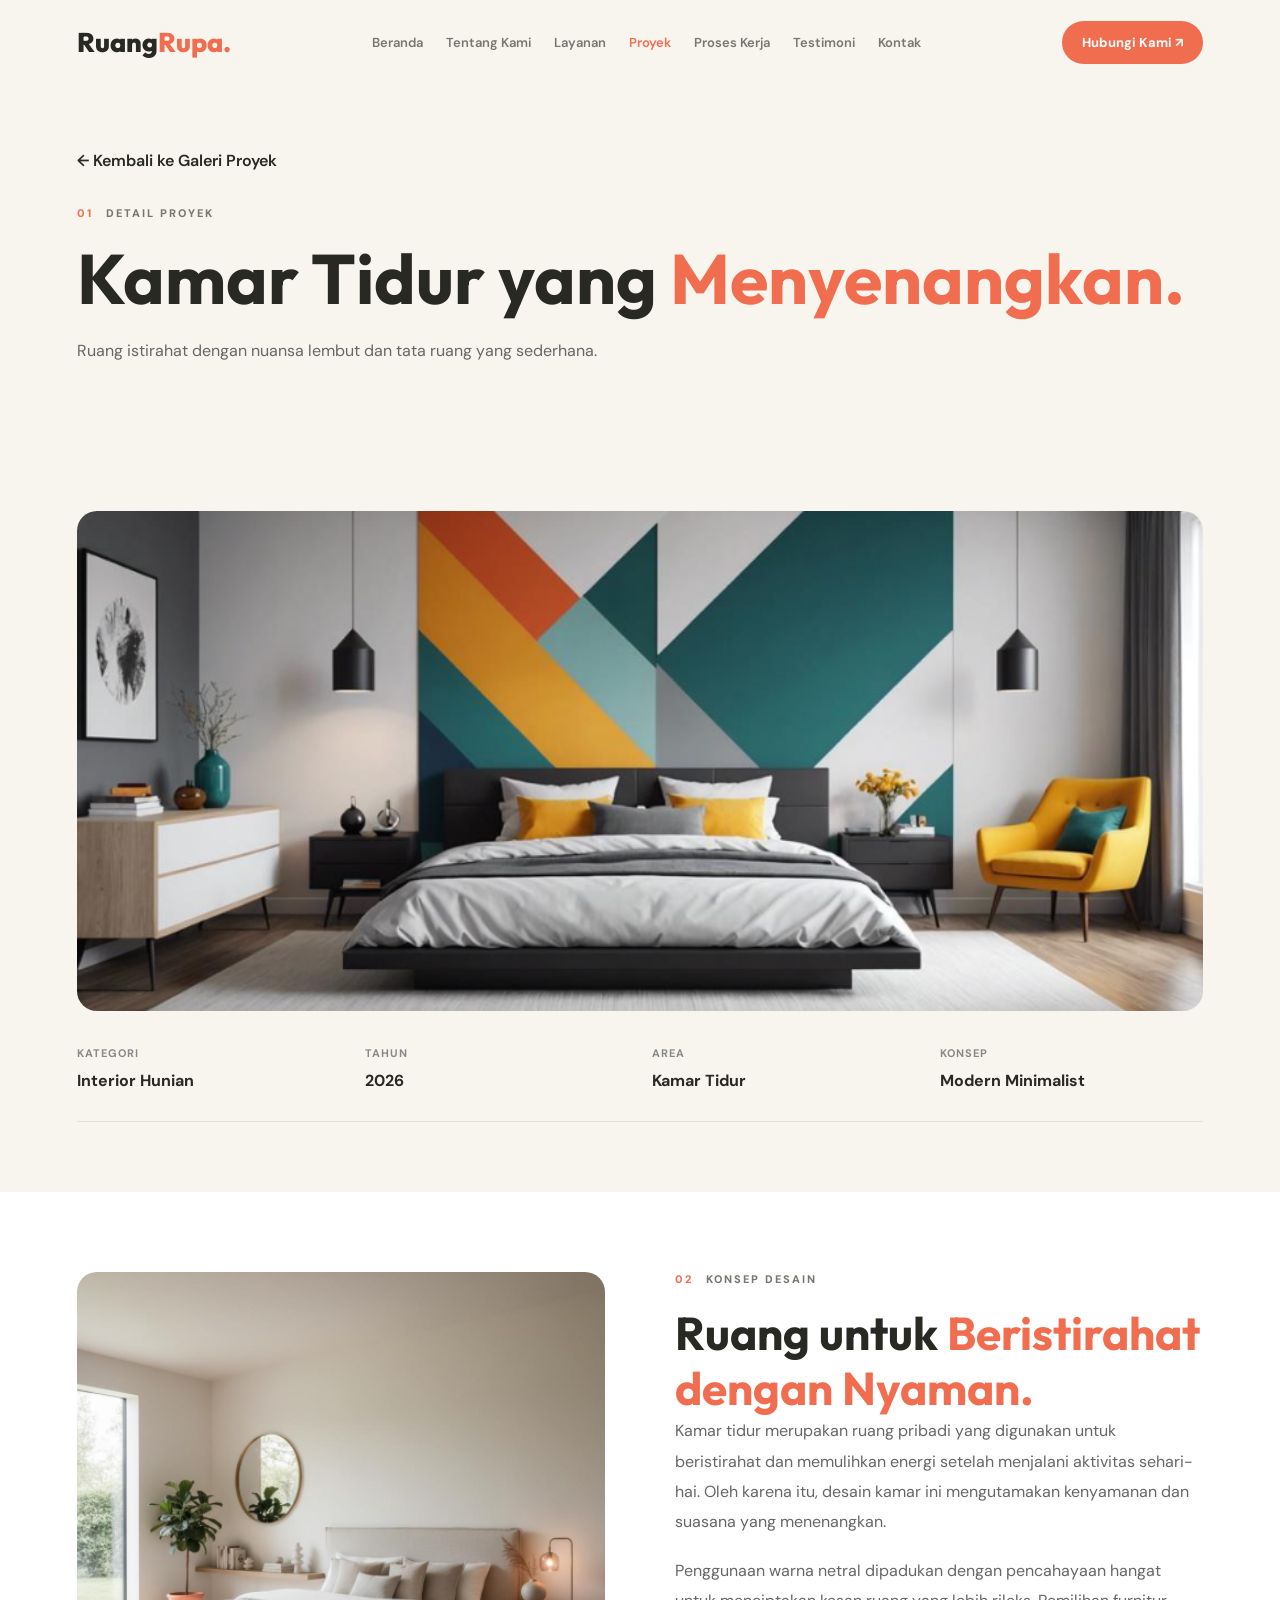
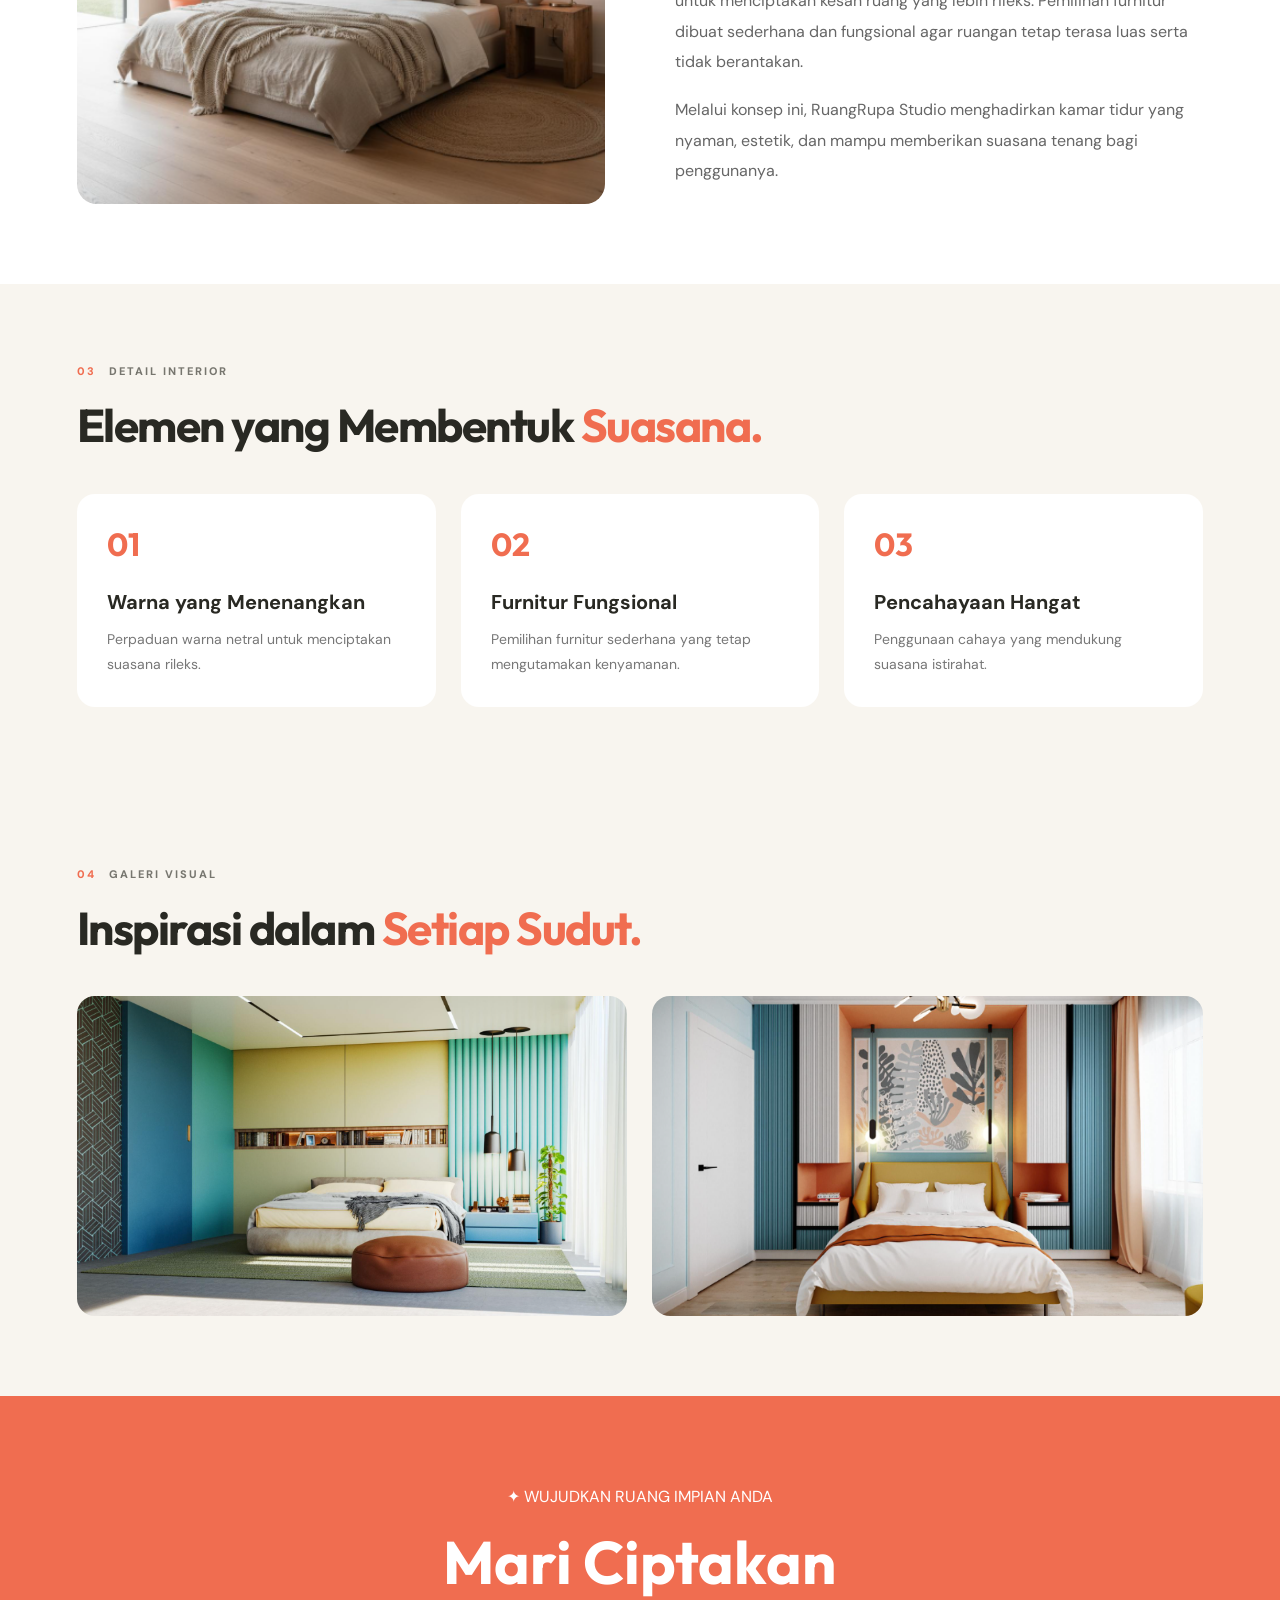
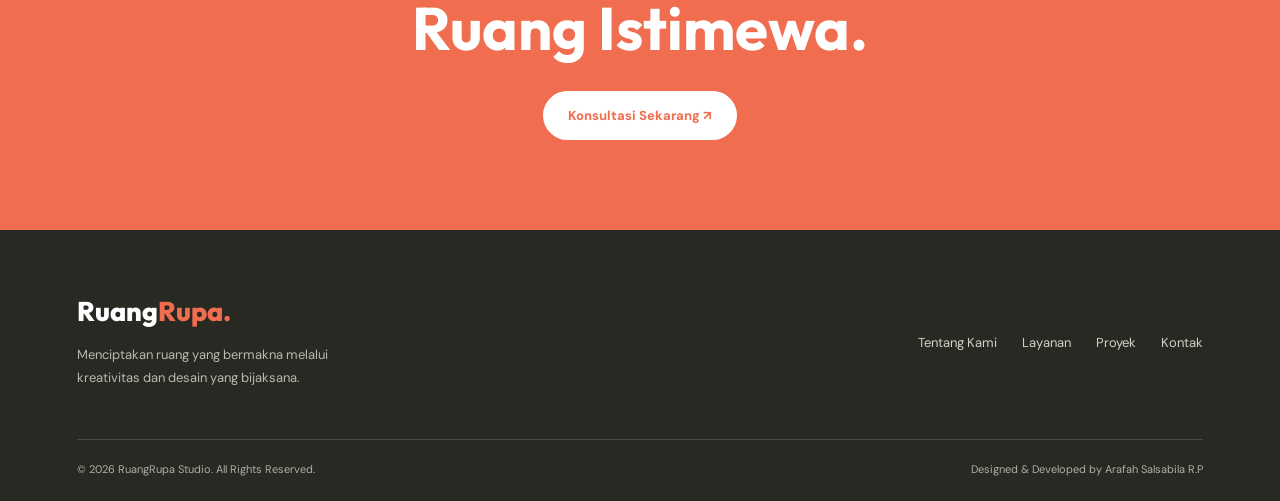
<file: project-kamar-tidur.html>
<!DOCTYPE html>
<html lang="id">
<head>
    <meta charset="UTF-8">
    <meta name="viewport" content="width=device-width, initial-scale=1.0">
    <title>Ruang Makan | RuangRupa Studio</title>

    <!-- GOOGLE FONTS -->
    <link rel="preconnect" href="https://fonts.googleapis.com">
    <link rel="preconnect" href="https://fonts.gstatic.com" crossorigin>
    <link href="https://fonts.googleapis.com/css2?family=DM+Sans:wght@400;500;600;700;800&family=Outfit:wght@400;500;600;700;800&display=swap" rel="stylesheet">

    <!-- CSS -->
    <link rel="stylesheet" href="css/style.css">
</head>
<body>

    <!-- HEADER -->
    <header id="arafah_header">
        <div class="arafah_container arafah_navbar">

            <a href="index.html" class="arafah_logo">
                Ruang<span>Rupa.</span>
            </a>

            <nav class="arafah_nav_menu" id="arafah_nav_menu">
                <a href="index.html" class="arafah_nav_link">Beranda</a>
                <a href="about.html" class="arafah_nav_link">Tentang Kami</a>
                <a href="services.html" class="arafah_nav_link">Layanan</a>
                <a href="projects.html" class="arafah_nav_link arafah_active">Proyek</a>
                <a href="process.html" class="arafah_nav_link">Proses Kerja</a>
                <a href="testimonials.html" class="arafah_nav_link">Testimoni</a>
                <a href="contact.html" class="arafah_nav_link">Kontak</a>
            </nav>

            <a href="contact.html" class="arafah_nav_button">
                Hubungi Kami ↗
            </a>

            <button class="arafah_hamburger" id="arafah_hamburger"
                aria-label="Buka menu" aria-expanded="false">
                ☰
            </button>

        </div>
    </header>


    <main>

        <!-- HERO DETAIL -->
        <section class="arafah_detail_hero">
            <div class="arafah_container">

                <a href="projects.html" class="arafah_detail_back">
                    ← Kembali ke Galeri Proyek
                </a>

                <div class="arafah_section_label">
                    <span>01</span> DETAIL PROYEK
                </div>

                <h1>
                    Kamar Tidur yang
                    <span>Menyenangkan.</span>
                </h1>

                <p>
                    Ruang istirahat dengan nuansa lembut dan tata ruang yang sederhana.
                </p>

            </div>
        </section>


        <!-- FOTO UTAMA -->
        <section class="arafah_detail_main">
            <div class="arafah_container">

                <div class="arafah_detail_main_image">
                    <img src="images/kamar-tidur.png"
                        alt="Kamar-tidur">
                </div>

                <div class="arafah_detail_meta">

                    <div>
                        <span>KATEGORI</span>
                        <h3>Interior Hunian</h3>
                    </div>

                    <div>
                        <span>TAHUN</span>
                        <h3>2026</h3>
                    </div>

                    <div>
                        <span>AREA</span>
                        <h3>Kamar Tidur</h3>
                    </div>

                    <div>
                        <span>KONSEP</span>
                        <h3>Modern Minimalist</h3>
                    </div>

                </div>

            </div>
        </section>


        <!-- DESKRIPSI PROYEK -->
        <section class="arafah_detail_description">
            <div class="arafah_container arafah_detail_description_grid">

                <!-- FOTO KONSEP -->
                <div class="arafah_detail_description_image">
                    <img src="images/kamar-tidur1.png"
                        alt="Kamar-tidur">
                </div>

                <!-- DESKRIPSI PROYEK -->
                <div class="arafah_detail_text">

                    <div class="arafah_section_label">
                        <span>02</span> KONSEP DESAIN
                    </div>

                    <h2>
                        Ruang untuk
                        <span>Beristirahat dengan Nyaman.</span>
                    </h2>

                    <p>
                       Kamar tidur merupakan ruang pribadi yang digunakan untuk beristirahat dan memulihkan energi setelah menjalani aktivitas sehari-hai.
                       Oleh karena itu, desain kamar ini mengutamakan kenyamanan dan suasana yang menenangkan.
                    </p>

                    <p>
                        Penggunaan warna netral dipadukan dengan pencahayaan hangat untuk menciptakan
                        kesan ruang yang lebih rileks. Pemilihan furnitur dibuat sederhana dan fungsional agar ruangan tetap terasa luas serta tidak berantakan.
                    </p>

                    <p>
                       Melalui konsep ini, RuangRupa Studio menghadirkan
                       kamar tidur yang nyaman, estetik, dan mampu memberikan suasana tenang bagi penggunanya.
                    </p>

                </div>

            </div>
        </section>




        <!-- DETAIL DESAIN -->
        <section class="arafah_detail_features">
            <div class="arafah_container">

                <div class="arafah_section_heading">
                    <div>
                        <div class="arafah_section_label">
                            <span>03</span> DETAIL INTERIOR
                        </div>

                        <h2>Elemen yang Membentuk <span>Suasana.</span></h2>
                    </div>
                </div>

                <div class="arafah_detail_feature_grid">

                    <article class="arafah_detail_feature_card">
                        <div class="arafah_detail_feature_number">01</div>
                        <h3>Warna yang Menenangkan</h3>
                        <p>
                            Perpaduan warna netral untuk menciptakan suasana rileks.
                        </p>
                    </article>

                    <article class="arafah_detail_feature_card">
                        <div class="arafah_detail_feature_number">02</div>
                        <h3>Furnitur Fungsional</h3>
                        <p>
                            Pemilihan furnitur sederhana yang tetap mengutamakan kenyamanan.
                        </p>
                    </article>

                    <article class="arafah_detail_feature_card">
                        <div class="arafah_detail_feature_number">03</div>
                        <h3>Pencahayaan Hangat</h3>
                        <p>
                            Penggunaan cahaya yang mendukung suasana istirahat.
                        </p>
                    </article>

                </div>

            </div>
        </section>


        <!-- GALERI -->
        <section class="arafah_detail_gallery">
            <div class="arafah_container">

                <div class="arafah_section_heading">
                    <div>
                        <div class="arafah_section_label">
                            <span>04</span> GALERI VISUAL
                        </div>

                        <h2>Inspirasi dalam <span>Setiap Sudut.</span></h2>
                    </div>
                </div>

                <div class="arafah_detail_gallery_grid">

                    <div class="arafah_detail_gallery_image">
                        <img src="images/kamar-tidur2.png"
                            alt="Tampilan interior kamar tidur">
                    </div>

                    <div class="arafah_detail_gallery_image">
                        <img src="images/kamar-tidur3.png"
                            alt="Detail dekorasi kamar tidur">
                    </div>

                </div>

            </div>
        </section>


        <!-- CTA -->
        <section class="arafah_cta_section">
            <div class="arafah_container arafah_cta_content">

                <div>
                    <span>✦ WUJUDKAN RUANG IMPIAN ANDA</span>

                    <h2>
                        Mari Ciptakan
                        <br>Ruang Istimewa.
                    </h2>
                </div>

                <a href="contact.html" class="arafah_btn_light">
                    Konsultasi Sekarang ↗
                </a>

            </div>
        </section>

    </main>


    <!-- FOOTER -->
    <footer id="arafah_footer">
        <div class="arafah_container arafah_footer_content">

            <div>
                <a href="index.html" class="arafah_logo">
                    Ruang<span>Rupa.</span>
                </a>

                <p>
                    Menciptakan ruang yang bermakna melalui
                    kreativitas dan desain yang bijaksana.
                </p>
            </div>

            <div class="arafah_footer_links">
                <a href="about.html">Tentang Kami</a>
                <a href="services.html">Layanan</a>
                <a href="projects.html">Proyek</a>
                <a href="contact.html">Kontak</a>
            </div>

        </div>

        <div class="arafah_container arafah_copyright">
            <p>© 2026 RuangRupa Studio. All Rights Reserved.</p>
            <p>Designed & Developed by Arafah Salsabila R.P</p>
        </div>
    </footer>


    <!-- JAVASCRIPT -->
    <script src="js/script.js"></script>

</body>
</html>
</file>
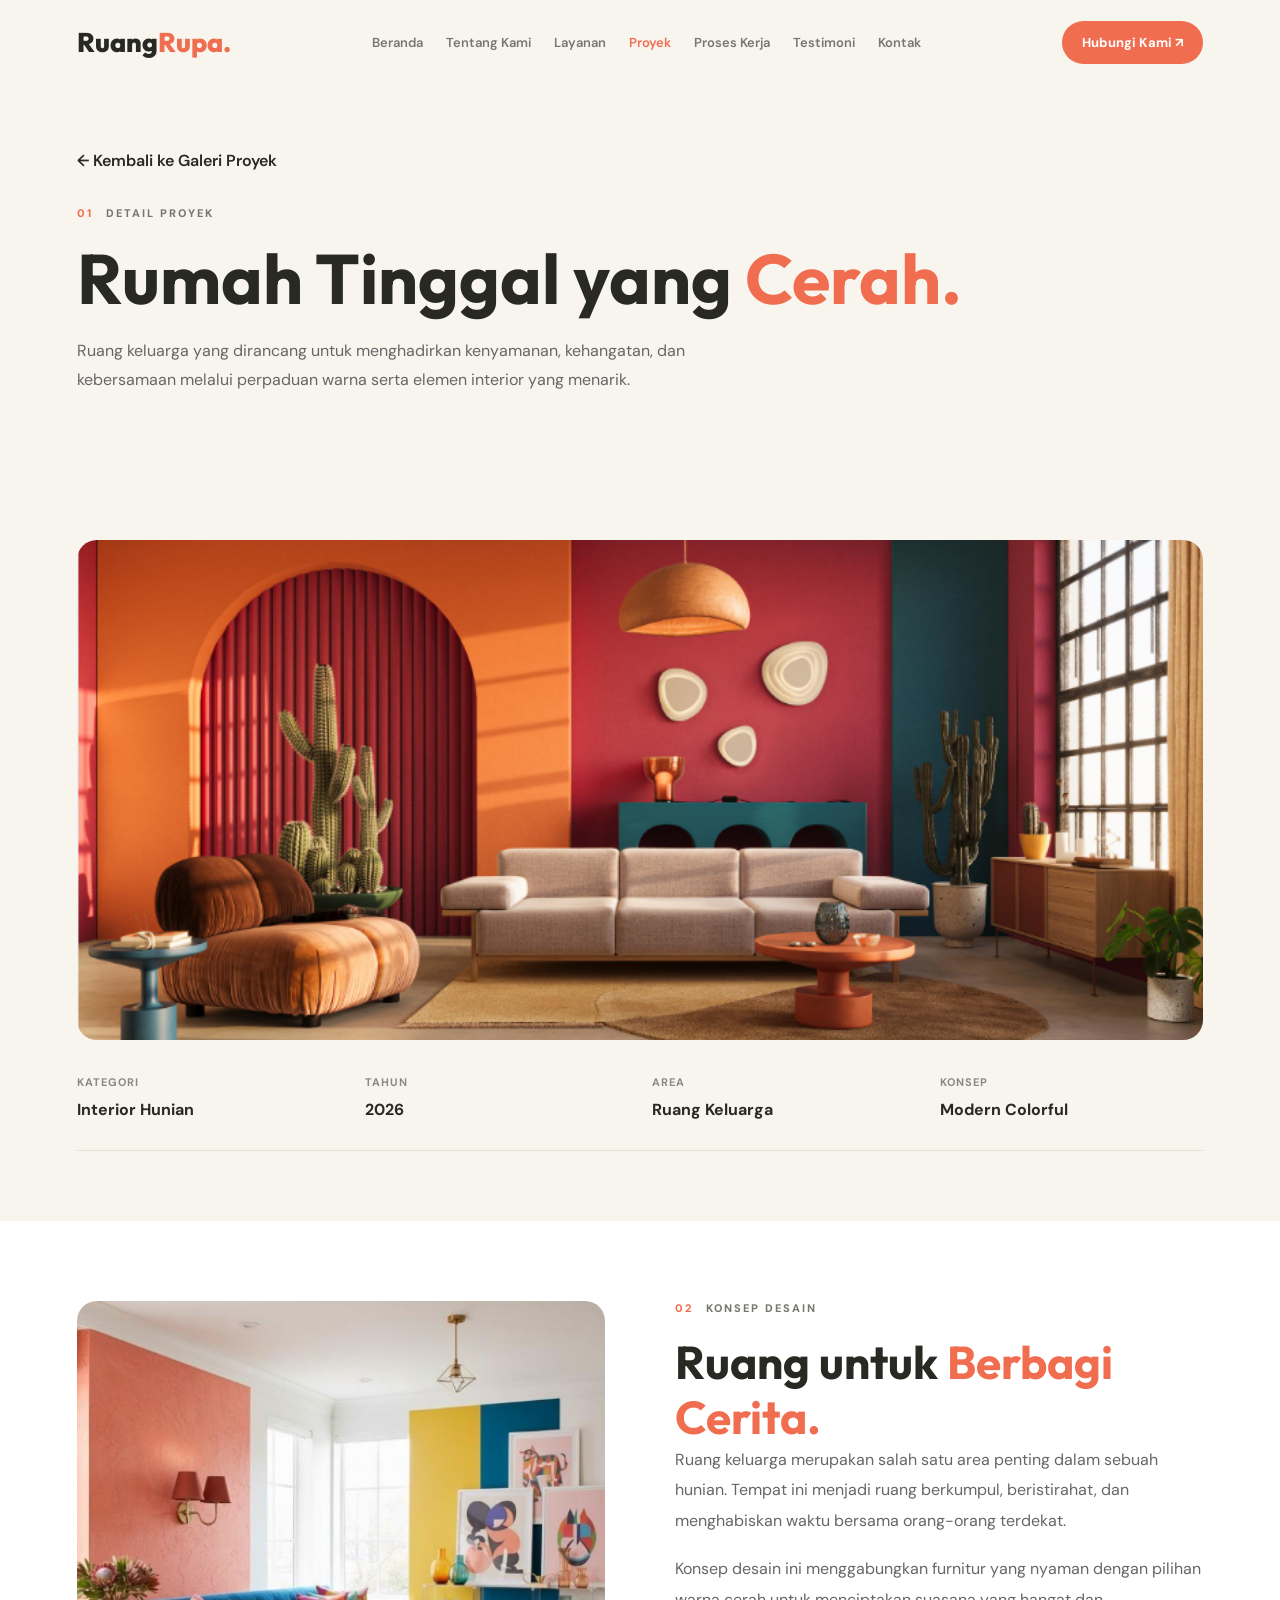
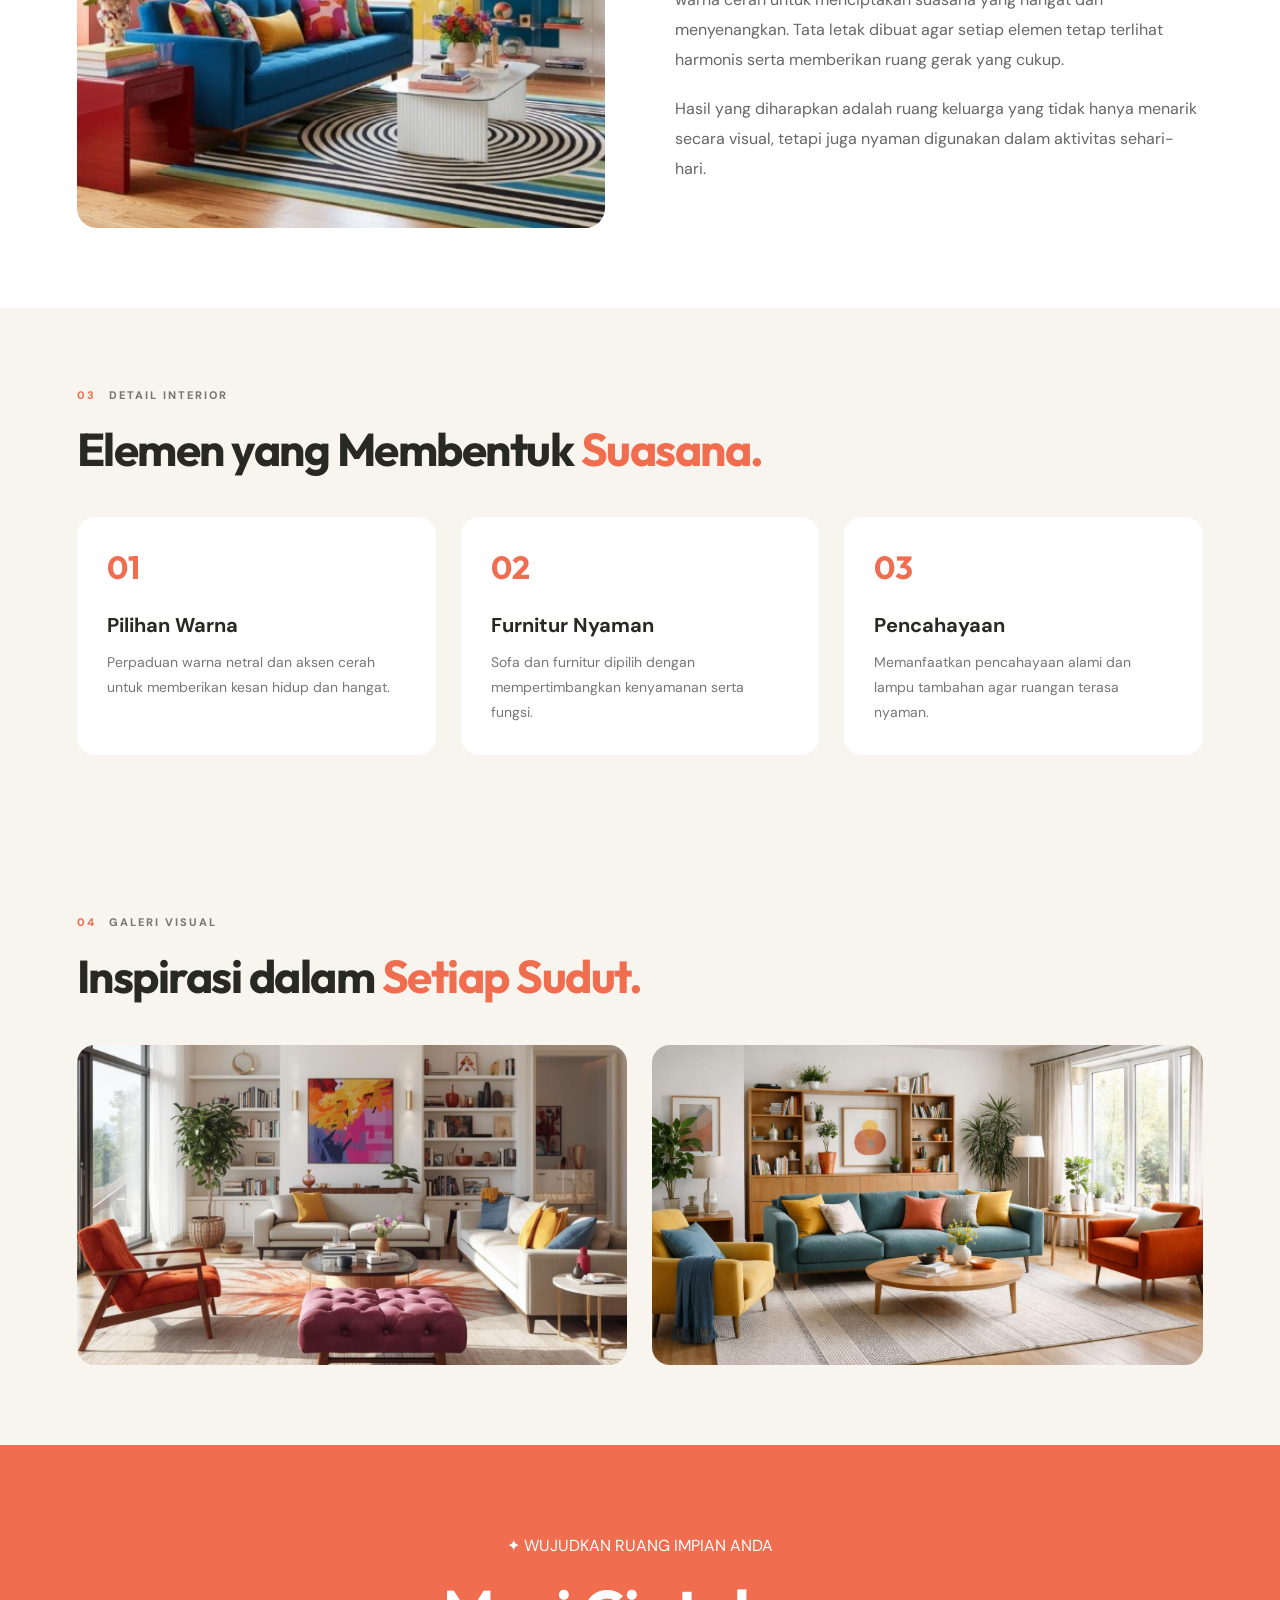
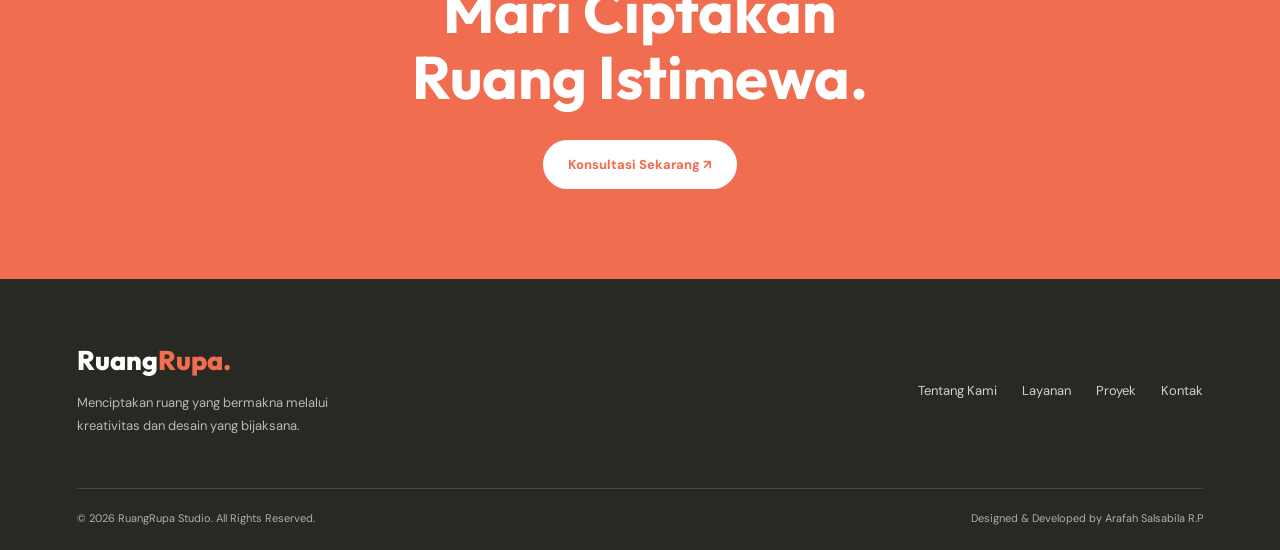
<file: project-ruang-keluarga.html>
<!DOCTYPE html>
<html lang="id">
<head>
    <meta charset="UTF-8">
    <meta name="viewport" content="width=device-width, initial-scale=1.0">
    <title>Ruang Keluarga | RuangRupa Studio</title>

    <!-- GOOGLE FONTS -->
    <link rel="preconnect" href="https://fonts.googleapis.com">
    <link rel="preconnect" href="https://fonts.gstatic.com" crossorigin>
    <link href="https://fonts.googleapis.com/css2?family=DM+Sans:wght@400;500;600;700;800&family=Outfit:wght@400;500;600;700;800&display=swap" rel="stylesheet">

    <!-- CSS -->
    <link rel="stylesheet" href="css/style.css">
</head>
<body>

    <!-- HEADER -->
    <header id="arafah_header">
        <div class="arafah_container arafah_navbar">

            <a href="index.html" class="arafah_logo">
                Ruang<span>Rupa.</span>
            </a>

            <nav class="arafah_nav_menu" id="arafah_nav_menu">
                <a href="index.html" class="arafah_nav_link">Beranda</a>
                <a href="about.html" class="arafah_nav_link">Tentang Kami</a>
                <a href="services.html" class="arafah_nav_link">Layanan</a>
                <a href="projects.html" class="arafah_nav_link arafah_active">Proyek</a>
                <a href="process.html" class="arafah_nav_link">Proses Kerja</a>
                <a href="testimonials.html" class="arafah_nav_link">Testimoni</a>
                <a href="contact.html" class="arafah_nav_link">Kontak</a>
            </nav>

            <a href="contact.html" class="arafah_nav_button">
                Hubungi Kami ↗
            </a>

            <button class="arafah_hamburger" id="arafah_hamburger"
                aria-label="Buka menu" aria-expanded="false">
                ☰
            </button>

        </div>
    </header>


    <main>

        <!-- HERO DETAIL -->
        <section class="arafah_detail_hero">
            <div class="arafah_container">
                <a href="projects.html" class="arafah_detail_back">
                    ← Kembali ke Galeri Proyek
                </a>
                <div class="arafah_section_label">
                    <span>01</span> DETAIL PROYEK
                </div>
                <h1>
                    Rumah Tinggal yang
                    <span>Cerah.</span>
                </h1>
                <p>
                    Ruang keluarga yang dirancang untuk menghadirkan
                    kenyamanan, kehangatan, dan kebersamaan melalui
                    perpaduan warna serta elemen interior yang menarik.
                </p>
            </div>
        </section>


        <!-- FOTO UTAMA -->
        <section class="arafah_detail_main">
            <div class="arafah_container">
                <div class="arafah_detail_main_image">
                    <img src="images/ruang-keluarga.png"
                        alt="Interior ruang keluarga dengan sofa dan dekorasi warna-warni">
                </div>
                <div class="arafah_detail_meta">
                    <div>
                        <span>KATEGORI</span>
                        <h3>Interior Hunian</h3>
                    </div>
                    <div>
                        <span>TAHUN</span>
                        <h3>2026</h3>
                    </div>
                    <div>
                        <span>AREA</span>
                        <h3>Ruang Keluarga</h3>
                    </div>
                    <div>
                        <span>KONSEP</span>
                        <h3>Modern Colorful</h3>
                    </div>
                </div>
            </div>
        </section>


        <!-- DESKRIPSI PROYEK -->
        <section class="arafah_detail_description">
            <div class="arafah_container arafah_detail_description_grid">
                <!-- FOTO KONSEP -->
                <div class="arafah_detail_description_image">
                    <img src="images/ruang-keluarga1.png"
                        alt="Konsep interior ruang keluarga RuangRupa Studio">
                </div>
                <!-- DESKRIPSI PROYEK -->
                <div class="arafah_detail_text">
                    <div class="arafah_section_label">
                        <span>02</span> KONSEP DESAIN
                    </div>
                    <h2>
                        Ruang untuk
                        <span>Berbagi Cerita.</span>
                    </h2>
                    <p>
                        Ruang keluarga merupakan salah satu area penting
                        dalam sebuah hunian. Tempat ini menjadi ruang
                        berkumpul, beristirahat, dan menghabiskan waktu
                        bersama orang-orang terdekat.
                    </p>
                    <p>
                        Konsep desain ini menggabungkan furnitur yang
                        nyaman dengan pilihan warna cerah untuk menciptakan
                        suasana yang hangat dan menyenangkan. Tata letak
                        dibuat agar setiap elemen tetap terlihat harmonis
                        serta memberikan ruang gerak yang cukup.
                    </p>
                    <p>
                        Hasil yang diharapkan adalah ruang keluarga yang
                        tidak hanya menarik secara visual, tetapi juga
                        nyaman digunakan dalam aktivitas sehari-hari.
                    </p>
                </div>

            </div>
        </section>




        <!-- DETAIL DESAIN -->
        <section class="arafah_detail_features">
            <div class="arafah_container">
                <div class="arafah_section_heading">
                    <div>
                        <div class="arafah_section_label">
                            <span>03</span> DETAIL INTERIOR
                        </div>
                        <h2>Elemen yang Membentuk <span>Suasana.</span></h2>
                    </div>
                </div>
                <div class="arafah_detail_feature_grid">
                    <article class="arafah_detail_feature_card">
                        <div class="arafah_detail_feature_number">01</div>
                        <h3>Pilihan Warna</h3>
                        <p>
                            Perpaduan warna netral dan aksen cerah
                            untuk memberikan kesan hidup dan hangat.
                        </p>
                    </article>
                    <article class="arafah_detail_feature_card">
                        <div class="arafah_detail_feature_number">02</div>
                        <h3>Furnitur Nyaman</h3>
                        <p>
                            Sofa dan furnitur dipilih dengan
                            mempertimbangkan kenyamanan serta fungsi.
                        </p>
                    </article>
                    <article class="arafah_detail_feature_card">
                        <div class="arafah_detail_feature_number">03</div>
                        <h3>Pencahayaan</h3>
                        <p>
                            Memanfaatkan pencahayaan alami dan
                            lampu tambahan agar ruangan terasa nyaman.
                        </p>
                    </article>
                </div>
            </div>
        </section>


        <!-- GALERI -->
        <section class="arafah_detail_gallery">
            <div class="arafah_container">
                <div class="arafah_section_heading">
                    <div>
                        <div class="arafah_section_label">
                            <span>04</span> GALERI VISUAL
                        </div>
                        <h2>Inspirasi dalam <span>Setiap Sudut.</span></h2>
                    </div>
                </div>
                <div class="arafah_detail_gallery_grid">
                    <div class="arafah_detail_gallery_image">
                        <img src="images/ruang-keluarga3.png"
                            alt="Tampilan interior ruang keluarga">
                    </div>
                    <div class="arafah_detail_gallery_image">
                        <img src="images/ruang-keluarga2.png"
                            alt="Detail dekorasi ruang keluarga">
                    </div>
                </div>
            </div>
        </section>


        <!-- CTA -->
        <section class="arafah_cta_section">
            <div class="arafah_container arafah_cta_content">

                <div>
                    <span>✦ WUJUDKAN RUANG IMPIAN ANDA</span>

                    <h2>
                        Mari Ciptakan
                        <br>Ruang Istimewa.
                    </h2>
                </div>

                <a href="contact.html" class="arafah_btn_light">
                    Konsultasi Sekarang ↗
                </a>

            </div>
        </section>

    </main>


    <!-- FOOTER -->
    <footer id="arafah_footer">
        <div class="arafah_container arafah_footer_content">

            <div>
                <a href="index.html" class="arafah_logo">
                    Ruang<span>Rupa.</span>
                </a>

                <p>
                    Menciptakan ruang yang bermakna melalui
                    kreativitas dan desain yang bijaksana.
                </p>
            </div>

            <div class="arafah_footer_links">
                <a href="about.html">Tentang Kami</a>
                <a href="services.html">Layanan</a>
                <a href="projects.html">Proyek</a>
                <a href="contact.html">Kontak</a>
            </div>

        </div>

        <div class="arafah_container arafah_copyright">
            <p>© 2026 RuangRupa Studio. All Rights Reserved.</p>
            <p>Designed & Developed by Arafah Salsabila R.P</p>
        </div>
    </footer>


    <!-- JAVASCRIPT -->
    <script src="js/script.js"></script>

</body>
</html>
</file>
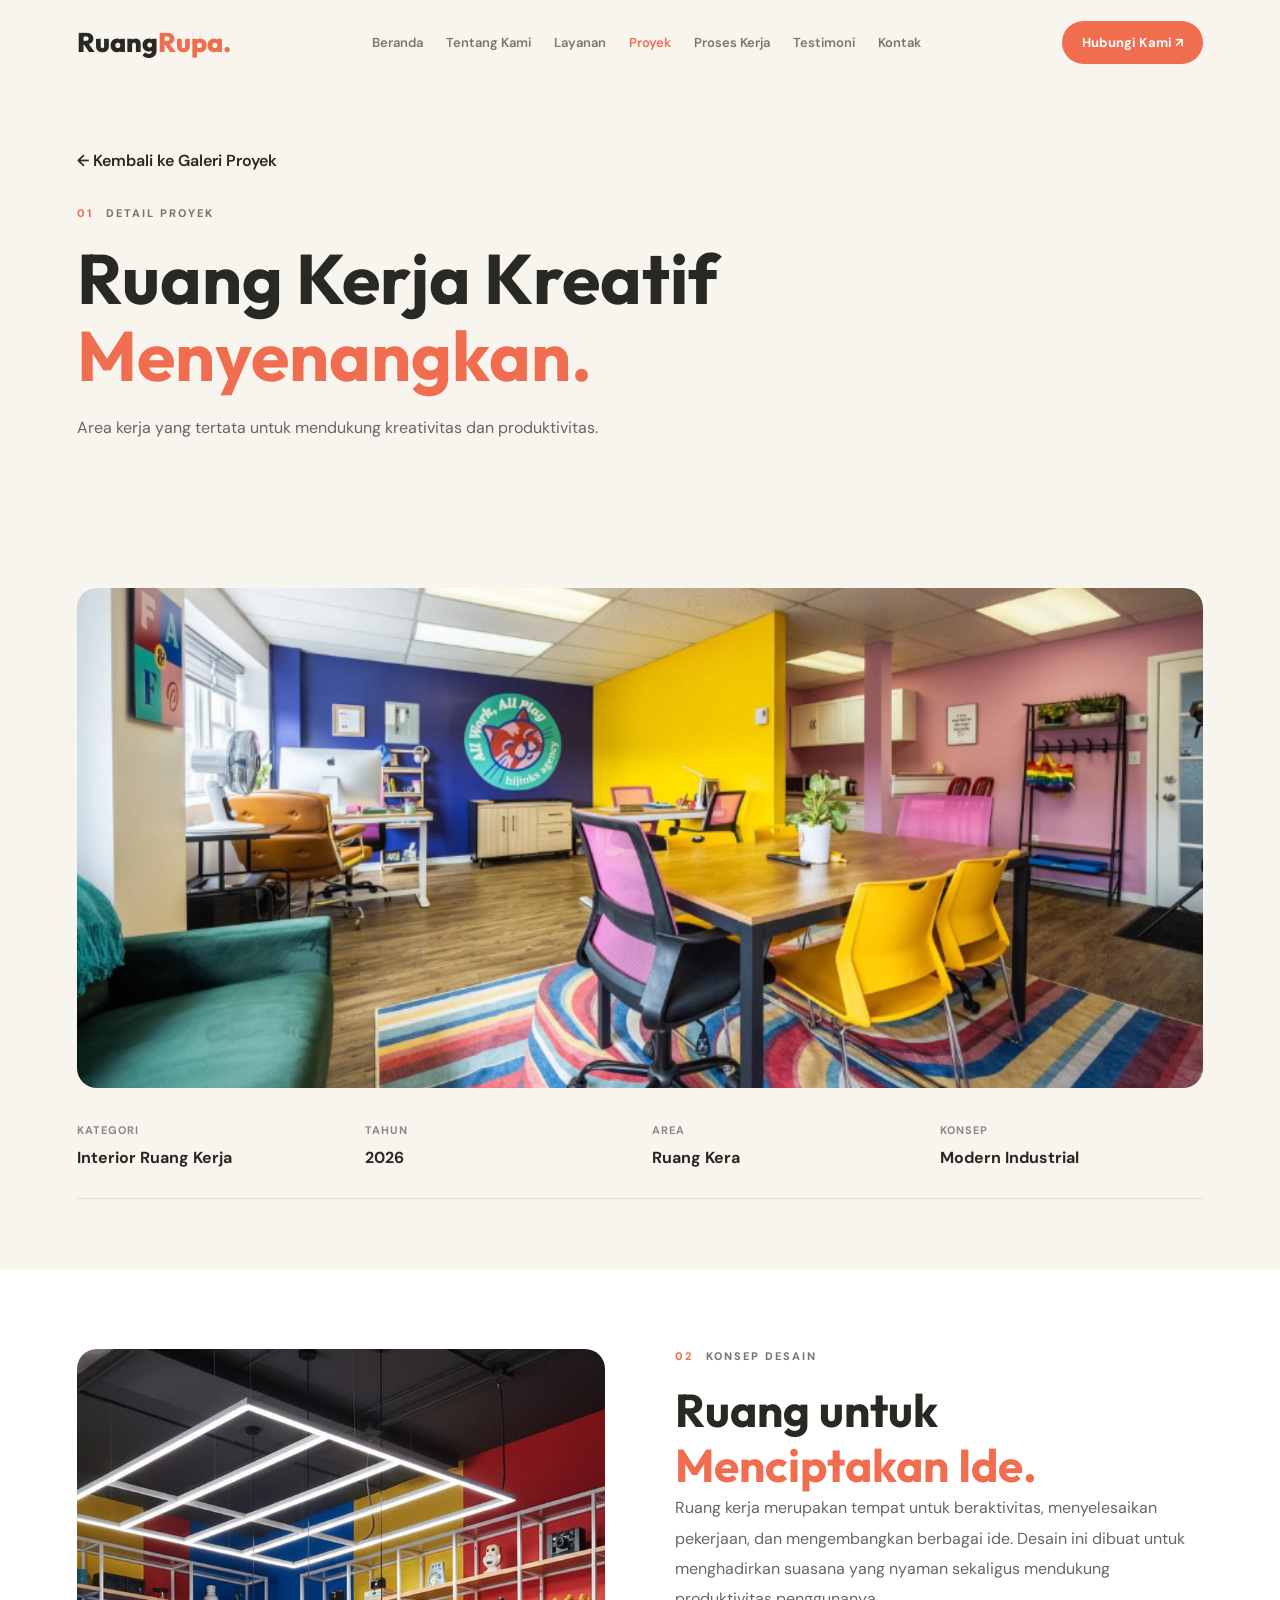
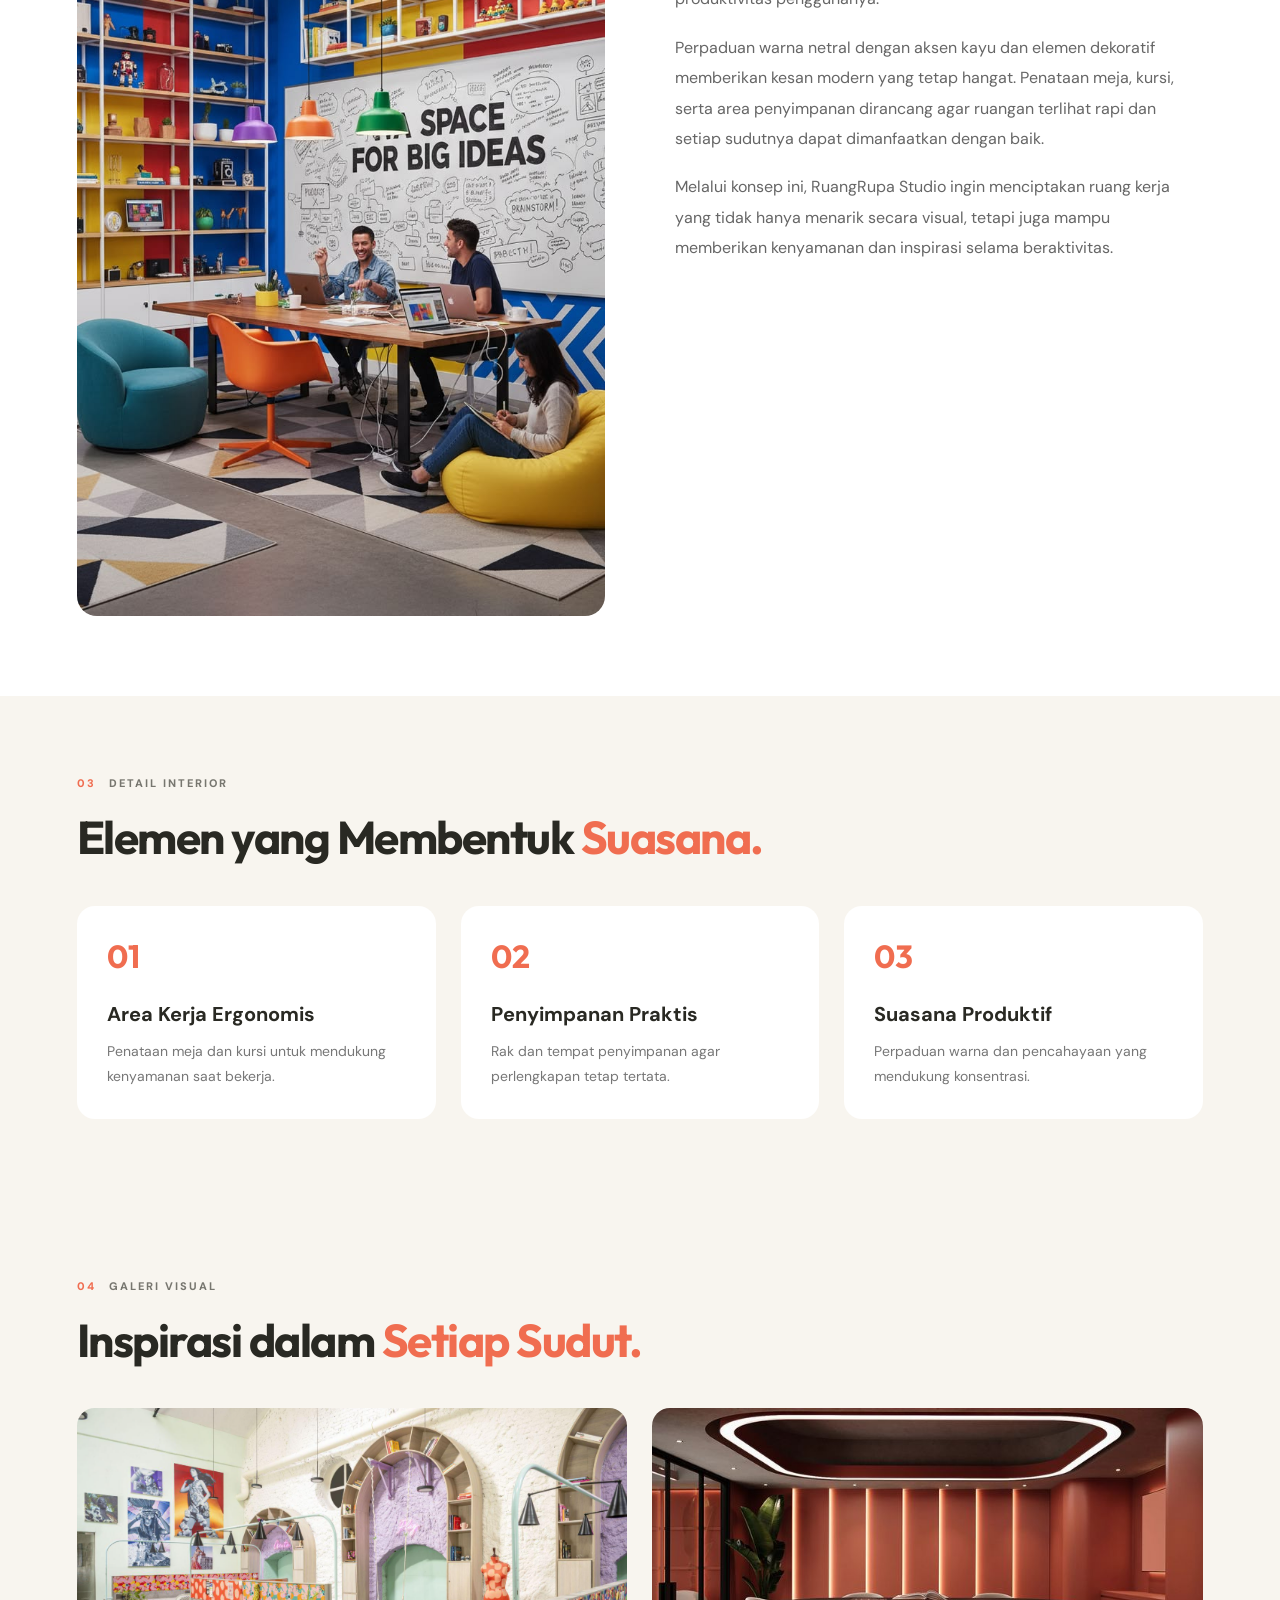
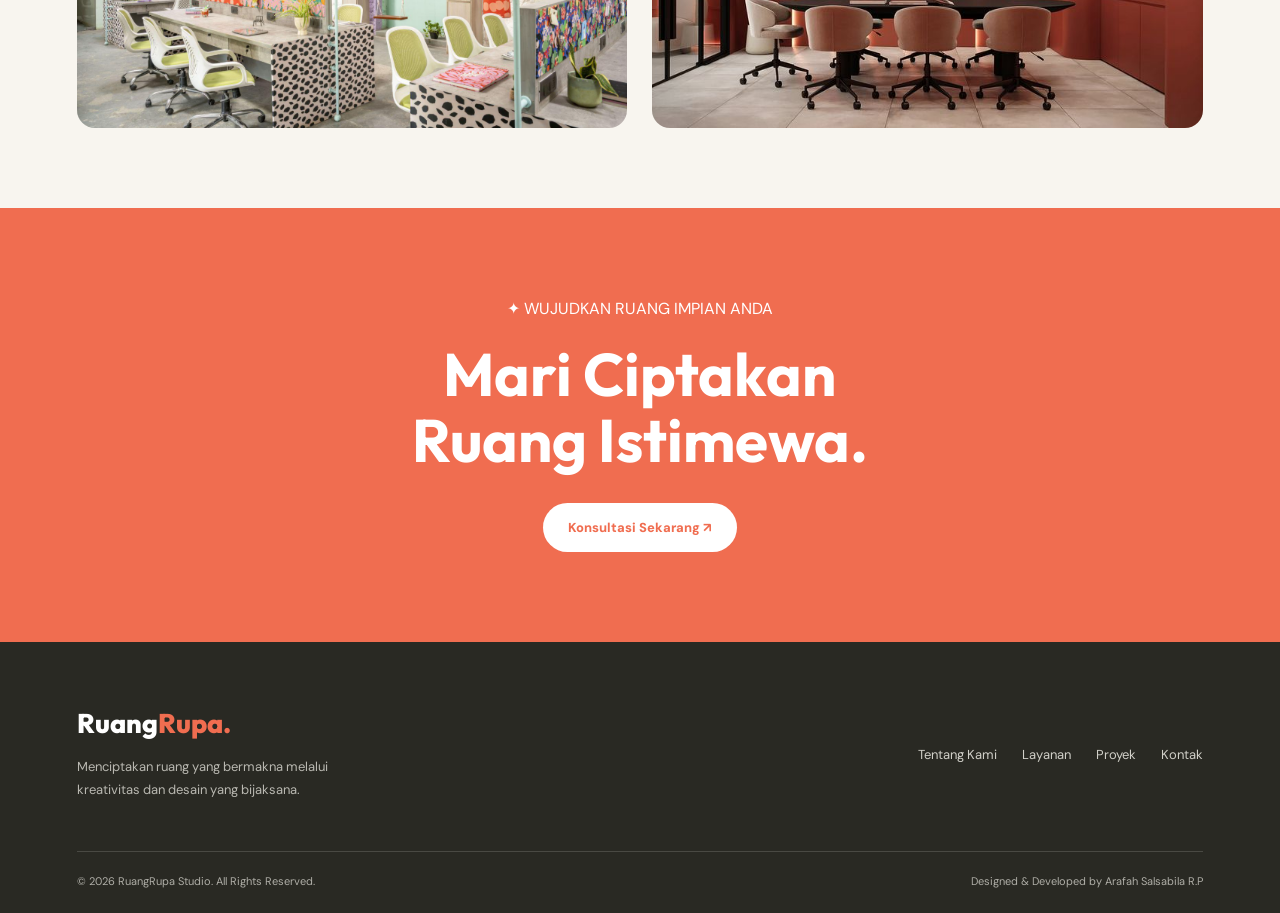
<file: project-ruang-kerja.html>
<!DOCTYPE html>
<html lang="id">
<head>
    <meta charset="UTF-8">
    <meta name="viewport" content="width=device-width, initial-scale=1.0">
    <title>Ruang Makan | RuangRupa Studio</title>

    <!-- GOOGLE FONTS -->
    <link rel="preconnect" href="https://fonts.googleapis.com">
    <link rel="preconnect" href="https://fonts.gstatic.com" crossorigin>
    <link href="https://fonts.googleapis.com/css2?family=DM+Sans:wght@400;500;600;700;800&family=Outfit:wght@400;500;600;700;800&display=swap" rel="stylesheet">

    <!-- CSS -->
    <link rel="stylesheet" href="css/style.css">
</head>
<body>

    <!-- HEADER -->
    <header id="arafah_header">
        <div class="arafah_container arafah_navbar">

            <a href="index.html" class="arafah_logo">
                Ruang<span>Rupa.</span>
            </a>

            <nav class="arafah_nav_menu" id="arafah_nav_menu">
                <a href="index.html" class="arafah_nav_link">Beranda</a>
                <a href="about.html" class="arafah_nav_link">Tentang Kami</a>
                <a href="services.html" class="arafah_nav_link">Layanan</a>
                <a href="projects.html" class="arafah_nav_link arafah_active">Proyek</a>
                <a href="process.html" class="arafah_nav_link">Proses Kerja</a>
                <a href="testimonials.html" class="arafah_nav_link">Testimoni</a>
                <a href="contact.html" class="arafah_nav_link">Kontak</a>
            </nav>

            <a href="contact.html" class="arafah_nav_button">
                Hubungi Kami ↗
            </a>

            <button class="arafah_hamburger" id="arafah_hamburger"
                aria-label="Buka menu" aria-expanded="false">
                ☰
            </button>

        </div>
    </header>


    <main>

        <!-- HERO DETAIL -->
        <section class="arafah_detail_hero">
            <div class="arafah_container">

                <a href="projects.html" class="arafah_detail_back">
                    ← Kembali ke Galeri Proyek
                </a>

                <div class="arafah_section_label">
                    <span>01</span> DETAIL PROYEK
                </div>

                <h1>
                    Ruang Kerja Kreatif
                    <span>Menyenangkan.</span>
                </h1>

                <p>
                    Area kerja yang tertata untuk mendukung kreativitas dan produktivitas.
                </p>

            </div>
        </section>


        <!-- FOTO UTAMA -->
        <section class="arafah_detail_main">
            <div class="arafah_container">

                <div class="arafah_detail_main_image">
                    <img src="images/ruang-kerja.png"
                        alt="Ruang Kerja">
                </div>

                <div class="arafah_detail_meta">

                    <div>
                        <span>KATEGORI</span>
                        <h3>Interior Ruang Kerja</h3>
                    </div>

                    <div>
                        <span>TAHUN</span>
                        <h3>2026</h3>
                    </div>

                    <div>
                        <span>AREA</span>
                        <h3>Ruang Kera</h3>
                    </div>

                    <div>
                        <span>KONSEP</span>
                        <h3>Modern Industrial</h3>
                    </div>

                </div>

            </div>
        </section>


        <!-- DESKRIPSI PROYEK -->
        <section class="arafah_detail_description">
            <div class="arafah_container arafah_detail_description_grid">

                <!-- FOTO KONSEP -->
                <div class="arafah_detail_description_image">
                    <img src="images/ruang-kerja1.jpg"
                        alt="Kamar-tidur">
                </div>

                <!-- DESKRIPSI PROYEK -->
                <div class="arafah_detail_text">

                    <div class="arafah_section_label">
                        <span>02</span> KONSEP DESAIN
                    </div>

                    <h2>
                        Ruang untuk
                        <span>Menciptakan Ide.</span>
                    </h2>

                    <p>
                       Ruang kerja merupakan tempat untuk beraktivitas, menyelesaikan pekerjaan, dan mengembangkan berbagai ide. Desain ini dibuat untuk menghadirkan
                       suasana yang nyaman sekaligus mendukung produktivitas penggunanya.
                    </p>

                    <p>
                        Perpaduan warna netral dengan aksen kayu dan elemen dekoratif memberikan kesan modern yang tetap hangat. Penataan meja, kursi,
                        serta area penyimpanan dirancang agar ruangan terlihat rapi dan setiap sudutnya dapat dimanfaatkan dengan baik.
                    </p>

                    <p>
                       Melalui konsep ini, RuangRupa Studio ingin menciptakan ruang kerja yang tidak hanya
                       menarik secara visual, tetapi juga mampu memberikan kenyamanan dan inspirasi selama beraktivitas.
                    </p>

                </div>

            </div>
        </section>




        <!-- DETAIL DESAIN -->
        <section class="arafah_detail_features">
            <div class="arafah_container">

                <div class="arafah_section_heading">
                    <div>
                        <div class="arafah_section_label">
                            <span>03</span> DETAIL INTERIOR
                        </div>

                        <h2>Elemen yang Membentuk <span>Suasana.</span></h2>
                    </div>
                </div>

                <div class="arafah_detail_feature_grid">

                    <article class="arafah_detail_feature_card">
                        <div class="arafah_detail_feature_number">01</div>
                        <h3>Area Kerja Ergonomis</h3>
                        <p>
                            Penataan meja dan kursi untuk mendukung kenyamanan saat bekerja.
                        </p>
                    </article>

                    <article class="arafah_detail_feature_card">
                        <div class="arafah_detail_feature_number">02</div>
                        <h3>Penyimpanan Praktis</h3>
                        <p>
                            Rak dan tempat penyimpanan agar perlengkapan tetap tertata.
                        </p>
                    </article>

                    <article class="arafah_detail_feature_card">
                        <div class="arafah_detail_feature_number">03</div>
                        <h3>Suasana Produktif</h3>
                        <p>
                            Perpaduan warna dan pencahayaan yang mendukung konsentrasi.
                        </p>
                    </article>

                </div>

            </div>
        </section>


        <!-- GALERI -->
        <section class="arafah_detail_gallery">
            <div class="arafah_container">

                <div class="arafah_section_heading">
                    <div>
                        <div class="arafah_section_label">
                            <span>04</span> GALERI VISUAL
                        </div>

                        <h2>Inspirasi dalam <span>Setiap Sudut.</span></h2>
                    </div>
                </div>

                <div class="arafah_detail_gallery_grid">

                    <div class="arafah_detail_gallery_image">
                        <img src="images/ruang-kerja2.png"
                            alt="Tampilan interior ruang kerja">
                    </div>

                    <div class="arafah_detail_gallery_image">
                        <img src="images/ruang-kerja3.jpg"
                            alt="Detail dekorasi ruang kerja">
                    </div>

                </div>

            </div>
        </section>


        <!-- CTA -->
        <section class="arafah_cta_section">
            <div class="arafah_container arafah_cta_content">

                <div>
                    <span>✦ WUJUDKAN RUANG IMPIAN ANDA</span>

                    <h2>
                        Mari Ciptakan
                        <br>Ruang Istimewa.
                    </h2>
                </div>

                <a href="contact.html" class="arafah_btn_light">
                    Konsultasi Sekarang ↗
                </a>

            </div>
        </section>

    </main>


    <!-- FOOTER -->
    <footer id="arafah_footer">
        <div class="arafah_container arafah_footer_content">

            <div>
                <a href="index.html" class="arafah_logo">
                    Ruang<span>Rupa.</span>
                </a>

                <p>
                    Menciptakan ruang yang bermakna melalui
                    kreativitas dan desain yang bijaksana.
                </p>
            </div>

            <div class="arafah_footer_links">
                <a href="about.html">Tentang Kami</a>
                <a href="services.html">Layanan</a>
                <a href="projects.html">Proyek</a>
                <a href="contact.html">Kontak</a>
            </div>

        </div>

        <div class="arafah_container arafah_copyright">
            <p>© 2026 RuangRupa Studio. All Rights Reserved.</p>
            <p>Designed & Developed by Arafah Salsabila R.P</p>
        </div>
    </footer>


    <!-- JAVASCRIPT -->
    <script src="js/script.js"></script>

</body>
</html>
</file>
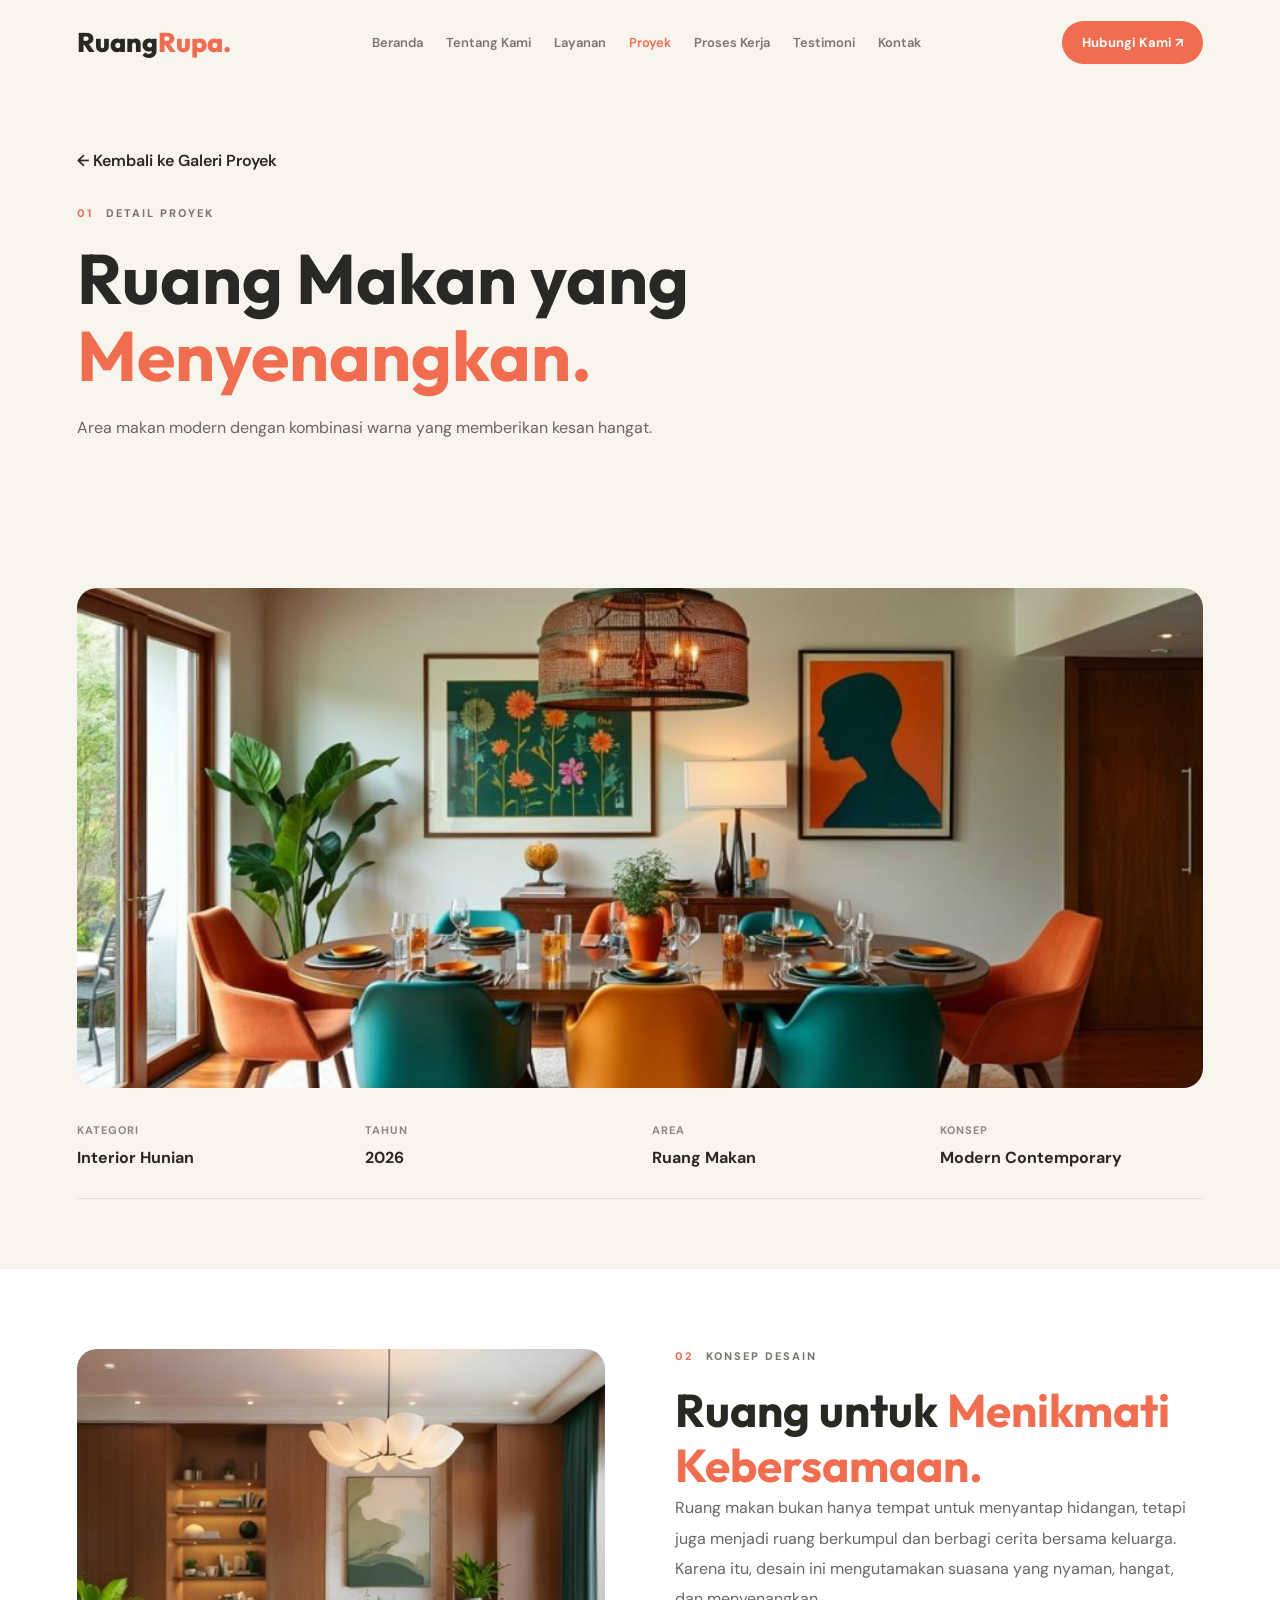
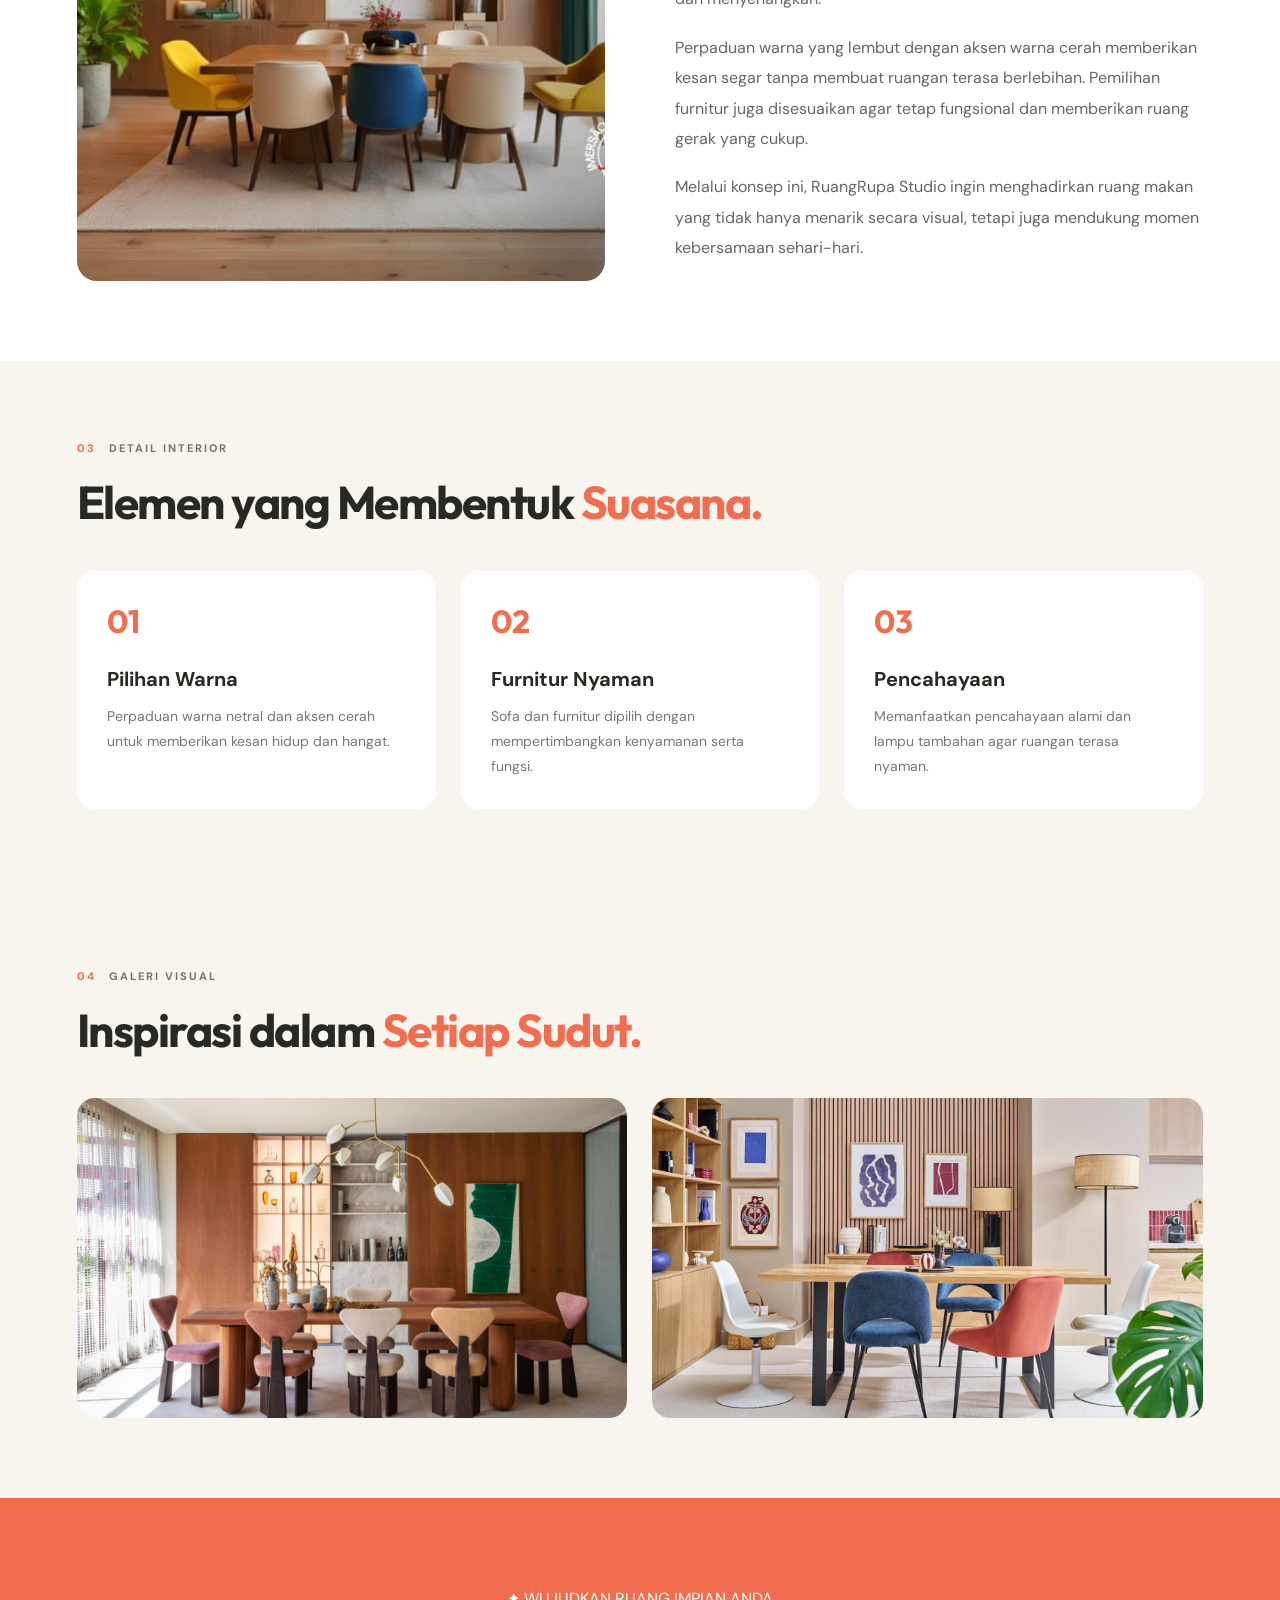
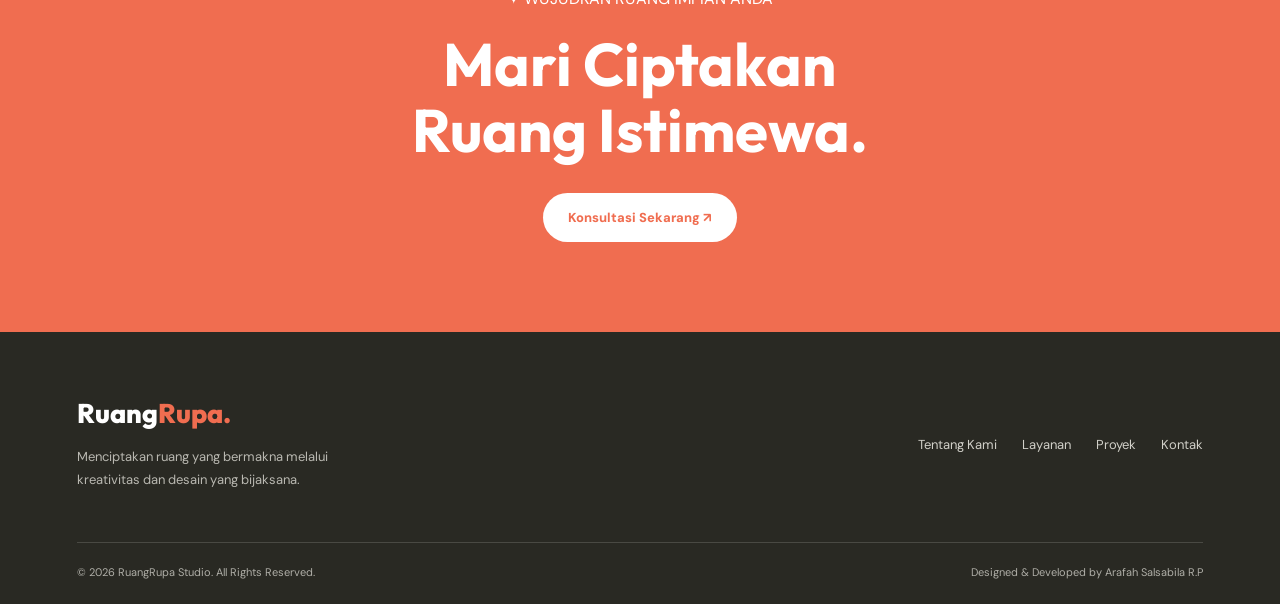
<file: project-ruang-makan.html>
<!DOCTYPE html>
<html lang="id">
<head>
    <meta charset="UTF-8">
    <meta name="viewport" content="width=device-width, initial-scale=1.0">
    <title>Ruang Makan | RuangRupa Studio</title>

    <!-- GOOGLE FONTS -->
    <link rel="preconnect" href="https://fonts.googleapis.com">
    <link rel="preconnect" href="https://fonts.gstatic.com" crossorigin>
    <link href="https://fonts.googleapis.com/css2?family=DM+Sans:wght@400;500;600;700;800&family=Outfit:wght@400;500;600;700;800&display=swap" rel="stylesheet">

    <!-- CSS -->
    <link rel="stylesheet" href="css/style.css">
</head>
<body>

    <!-- HEADER -->
    <header id="arafah_header">
        <div class="arafah_container arafah_navbar">

            <a href="index.html" class="arafah_logo">
                Ruang<span>Rupa.</span>
            </a>

            <nav class="arafah_nav_menu" id="arafah_nav_menu">
                <a href="index.html" class="arafah_nav_link">Beranda</a>
                <a href="about.html" class="arafah_nav_link">Tentang Kami</a>
                <a href="services.html" class="arafah_nav_link">Layanan</a>
                <a href="projects.html" class="arafah_nav_link arafah_active">Proyek</a>
                <a href="process.html" class="arafah_nav_link">Proses Kerja</a>
                <a href="testimonials.html" class="arafah_nav_link">Testimoni</a>
                <a href="contact.html" class="arafah_nav_link">Kontak</a>
            </nav>

            <a href="contact.html" class="arafah_nav_button">
                Hubungi Kami ↗
            </a>

            <button class="arafah_hamburger" id="arafah_hamburger"
                aria-label="Buka menu" aria-expanded="false">
                ☰
            </button>

        </div>
    </header>


    <main>

        <!-- HERO DETAIL -->
        <section class="arafah_detail_hero">
            <div class="arafah_container">

                <a href="projects.html" class="arafah_detail_back">
                    ← Kembali ke Galeri Proyek
                </a>

                <div class="arafah_section_label">
                    <span>01</span> DETAIL PROYEK
                </div>

                <h1>
                    Ruang Makan yang
                    <span>Menyenangkan.</span>
                </h1>

                <p>
                    Area makan modern dengan kombinasi
                    warna yang memberikan kesan hangat.
                </p>

            </div>
        </section>


        <!-- FOTO UTAMA -->
        <section class="arafah_detail_main">
            <div class="arafah_container">

                <div class="arafah_detail_main_image">
                    <img src="images/ruang-makan.png"
                        alt="Interior ruang keluarga dengan sofa dan dekorasi warna-warni">
                </div>

                <div class="arafah_detail_meta">

                    <div>
                        <span>KATEGORI</span>
                        <h3>Interior Hunian</h3>
                    </div>

                    <div>
                        <span>TAHUN</span>
                        <h3>2026</h3>
                    </div>

                    <div>
                        <span>AREA</span>
                        <h3>Ruang Makan</h3>
                    </div>

                    <div>
                        <span>KONSEP</span>
                        <h3>Modern Contemporary</h3>
                    </div>

                </div>

            </div>
        </section>


        <!-- DESKRIPSI PROYEK -->
        <section class="arafah_detail_description">
            <div class="arafah_container arafah_detail_description_grid">

                <!-- FOTO KONSEP -->
                <div class="arafah_detail_description_image">
                    <img src="images/ruang-makan1.png"
                        alt="Konsep interior ruang keluarga RuangRupa Studio">
                </div>

                <!-- DESKRIPSI PROYEK -->
                <div class="arafah_detail_text">

                    <div class="arafah_section_label">
                        <span>02</span> KONSEP DESAIN
                    </div>

                    <h2>
                        Ruang untuk
                        <span>Menikmati Kebersamaan.</span>
                    </h2>

                    <p>
                        Ruang makan bukan hanya tempat untuk menyantap hidangan, tetapi 
                        juga menjadi ruang berkumpul dan berbagi cerita bersama keluarga.
                        Karena itu, desain ini mengutamakan suasana yang nyaman, hangat, dan menyenangkan.
                    </p>

                    <p>
                        Perpaduan warna yang lembut dengan aksen warna cerah memberikan kesan
                        segar tanpa membuat ruangan terasa berlebihan. Pemilihan furnitur juga
                        disesuaikan agar tetap fungsional dan memberikan ruang gerak yang cukup.
                    </p>

                    <p>
                        Melalui konsep ini, RuangRupa Studio ingin menghadirkan ruang makan
                        yang tidak hanya menarik secara visual, tetapi juga mendukung momen
                        kebersamaan sehari-hari.
                    </p>

                </div>

            </div>
        </section>




        <!-- DETAIL DESAIN -->
        <section class="arafah_detail_features">
            <div class="arafah_container">

                <div class="arafah_section_heading">
                    <div>
                        <div class="arafah_section_label">
                            <span>03</span> DETAIL INTERIOR
                        </div>

                        <h2>Elemen yang Membentuk <span>Suasana.</span></h2>
                    </div>
                </div>

                <div class="arafah_detail_feature_grid">

                    <article class="arafah_detail_feature_card">
                        <div class="arafah_detail_feature_number">01</div>
                        <h3>Pilihan Warna</h3>
                        <p>
                            Perpaduan warna netral dan aksen cerah
                            untuk memberikan kesan hidup dan hangat.
                        </p>
                    </article>

                    <article class="arafah_detail_feature_card">
                        <div class="arafah_detail_feature_number">02</div>
                        <h3>Furnitur Nyaman</h3>
                        <p>
                            Sofa dan furnitur dipilih dengan
                            mempertimbangkan kenyamanan serta fungsi.
                        </p>
                    </article>

                    <article class="arafah_detail_feature_card">
                        <div class="arafah_detail_feature_number">03</div>
                        <h3>Pencahayaan</h3>
                        <p>
                            Memanfaatkan pencahayaan alami dan
                            lampu tambahan agar ruangan terasa nyaman.
                        </p>
                    </article>

                </div>

            </div>
        </section>


        <!-- GALERI -->
        <section class="arafah_detail_gallery">
            <div class="arafah_container">

                <div class="arafah_section_heading">
                    <div>
                        <div class="arafah_section_label">
                            <span>04</span> GALERI VISUAL
                        </div>

                        <h2>Inspirasi dalam <span>Setiap Sudut.</span></h2>
                    </div>
                </div>

                <div class="arafah_detail_gallery_grid">

                    <div class="arafah_detail_gallery_image">
                        <img src="images/ruang-makan2.png"
                            alt="Tampilan interior ruang keluarga">
                    </div>

                    <div class="arafah_detail_gallery_image">
                        <img src="images/ruang-makan3.png"
                            alt="Detail dekorasi ruang keluarga">
                    </div>

                </div>

            </div>
        </section>


        <!-- CTA -->
        <section class="arafah_cta_section">
            <div class="arafah_container arafah_cta_content">

                <div>
                    <span>✦ WUJUDKAN RUANG IMPIAN ANDA</span>

                    <h2>
                        Mari Ciptakan
                        <br>Ruang Istimewa.
                    </h2>
                </div>

                <a href="contact.html" class="arafah_btn_light">
                    Konsultasi Sekarang ↗
                </a>

            </div>
        </section>

    </main>


    <!-- FOOTER -->
    <footer id="arafah_footer">
        <div class="arafah_container arafah_footer_content">

            <div>
                <a href="index.html" class="arafah_logo">
                    Ruang<span>Rupa.</span>
                </a>

                <p>
                    Menciptakan ruang yang bermakna melalui
                    kreativitas dan desain yang bijaksana.
                </p>
            </div>

            <div class="arafah_footer_links">
                <a href="about.html">Tentang Kami</a>
                <a href="services.html">Layanan</a>
                <a href="projects.html">Proyek</a>
                <a href="contact.html">Kontak</a>
            </div>

        </div>

        <div class="arafah_container arafah_copyright">
            <p>© 2026 RuangRupa Studio. All Rights Reserved.</p>
            <p>Designed & Developed by Arafah Salsabila R.P</p>
        </div>
    </footer>


    <!-- JAVASCRIPT -->
    <script src="js/script.js"></script>

</body>
</html>
</file>
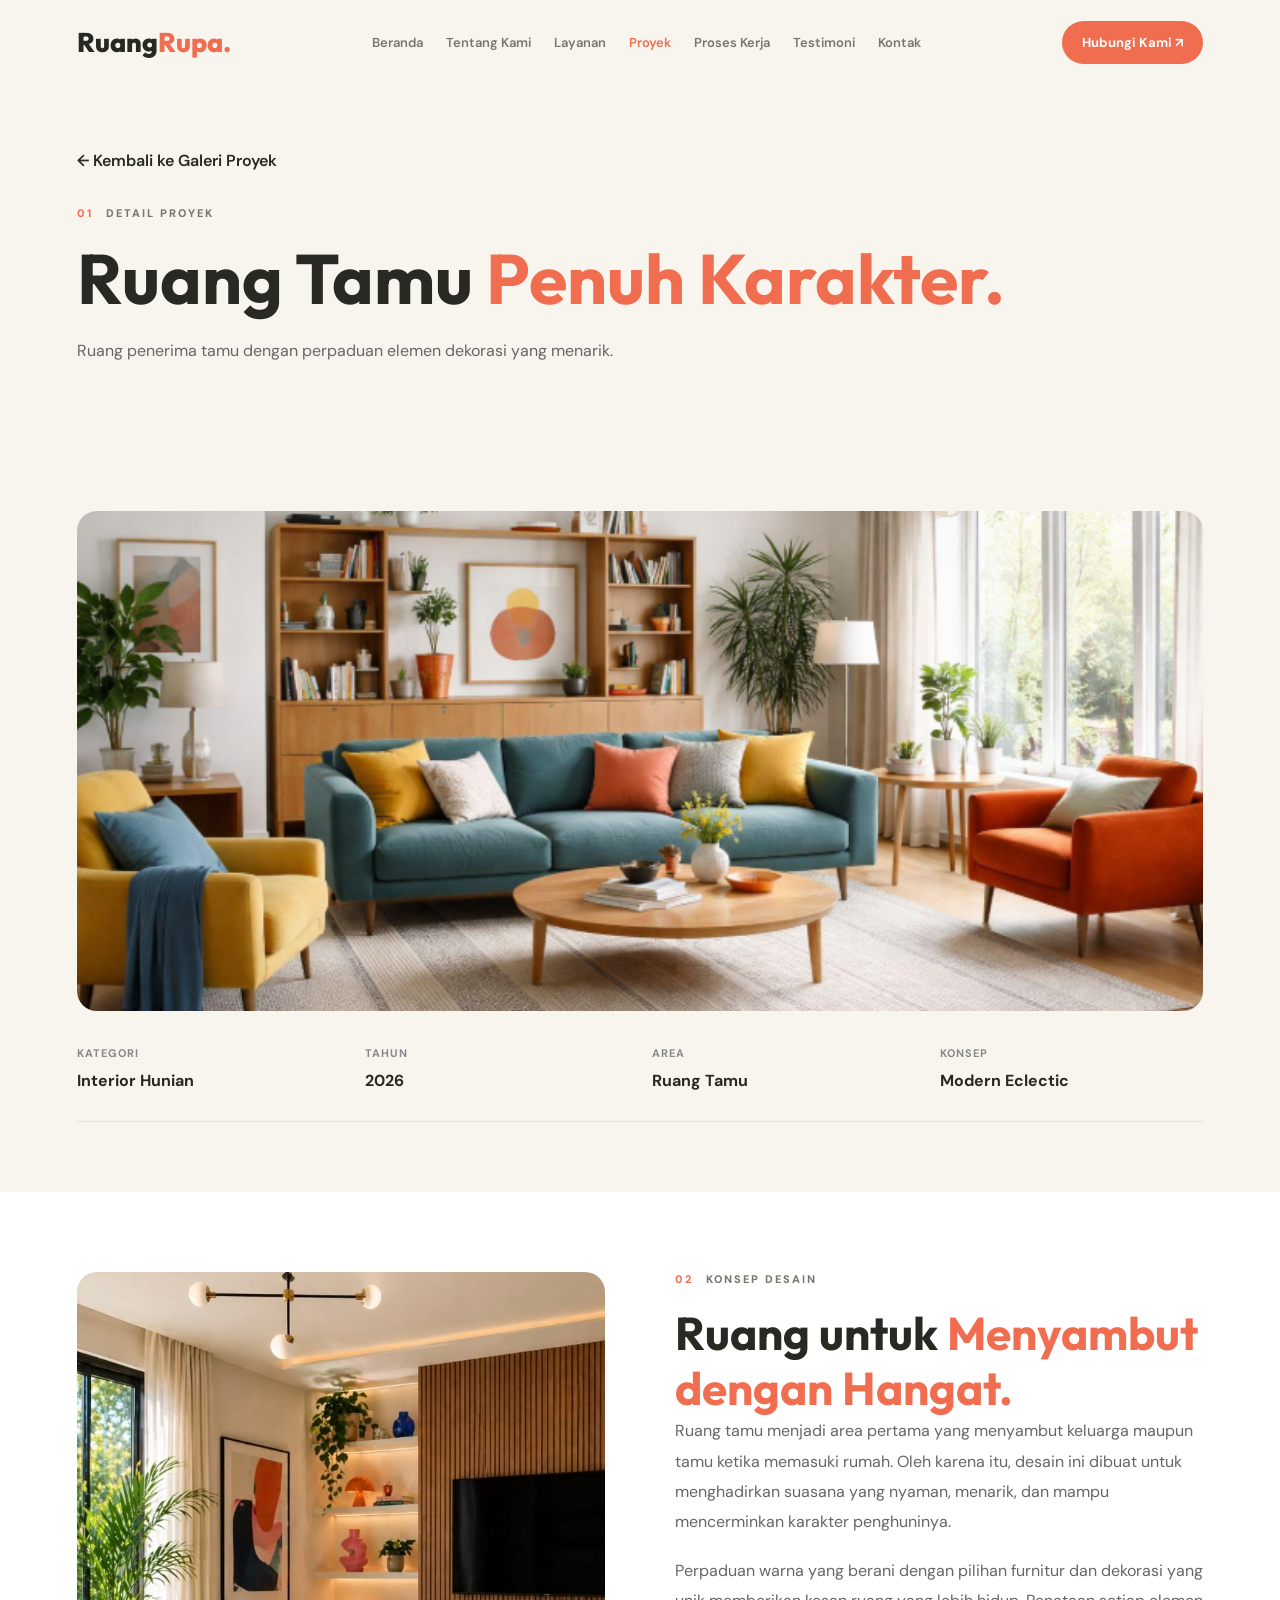
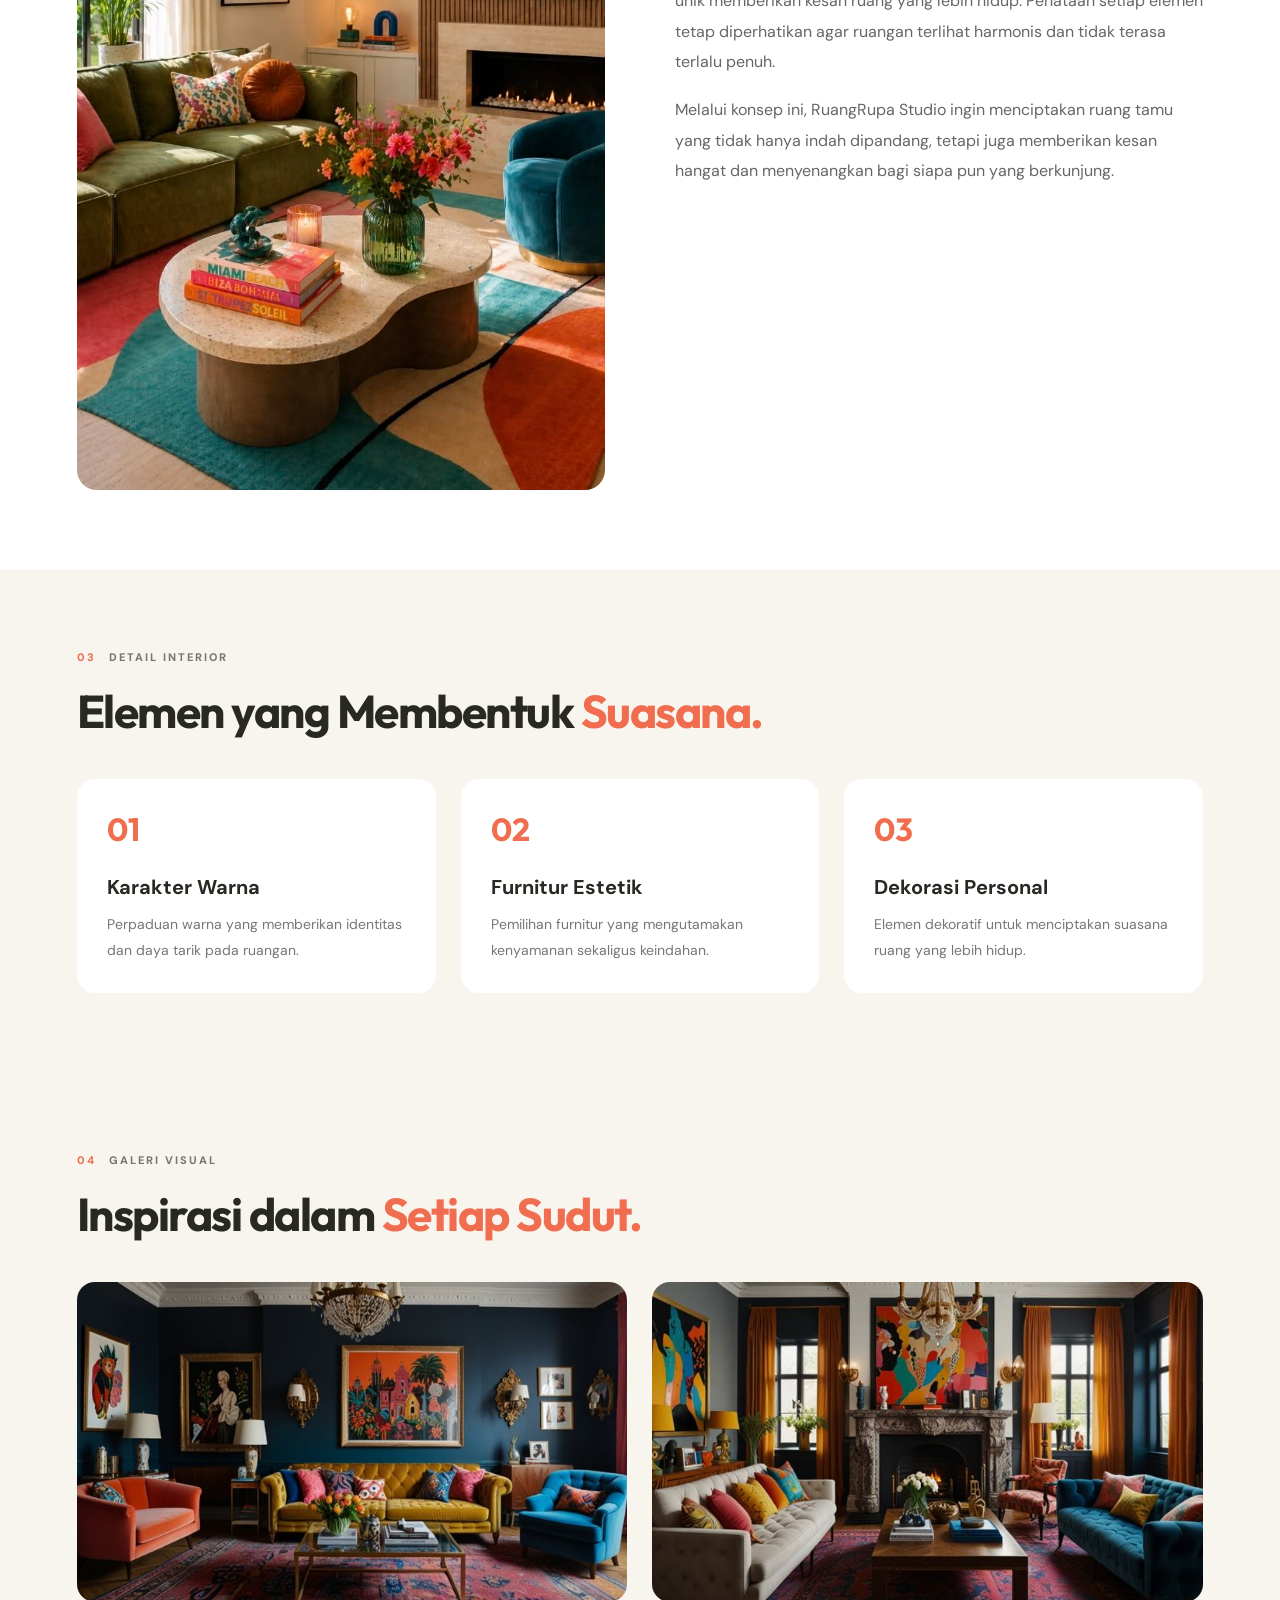
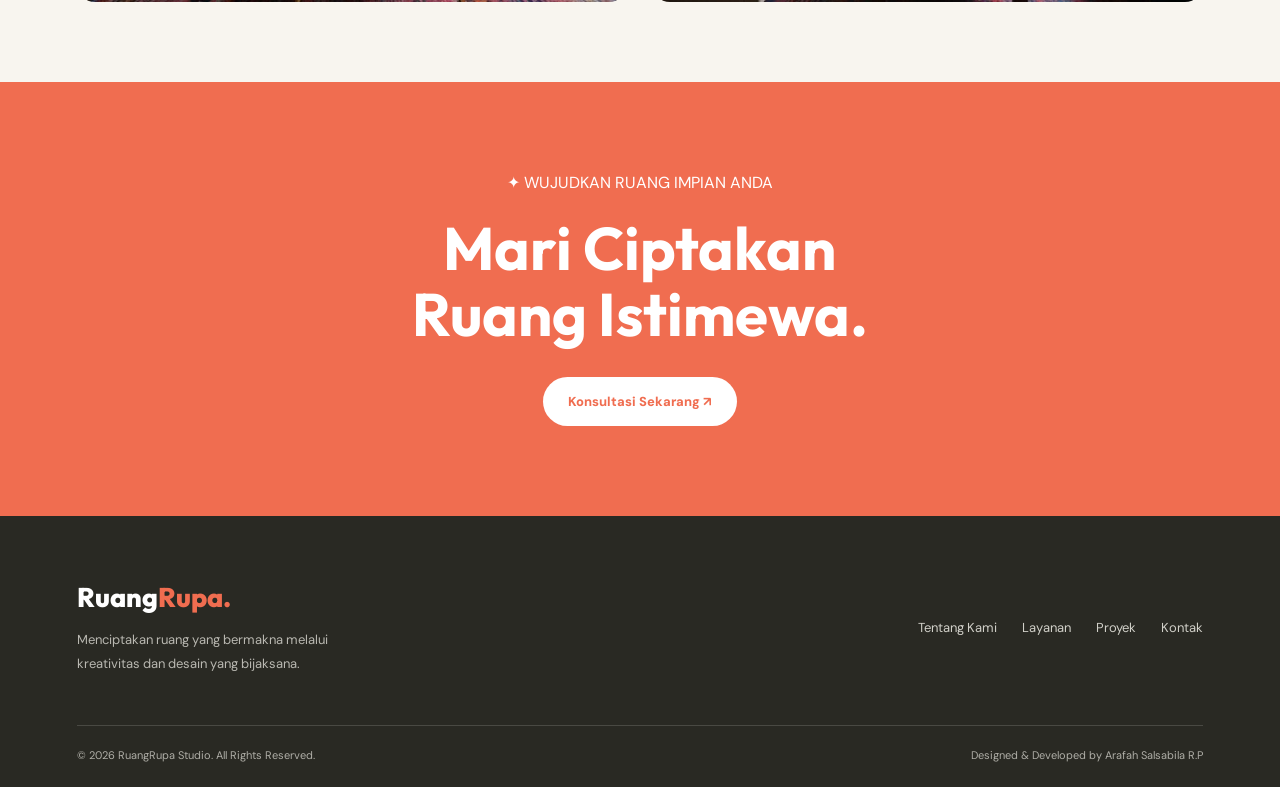
<file: project-ruang-tamu.html>
<!DOCTYPE html>
<html lang="id">
<head>
    <meta charset="UTF-8">
    <meta name="viewport" content="width=device-width, initial-scale=1.0">
    <title>Ruang Tamu | RuangRupa Studio</title>

    <!-- GOOGLE FONTS -->
    <link rel="preconnect" href="https://fonts.googleapis.com">
    <link rel="preconnect" href="https://fonts.gstatic.com" crossorigin>
    <link href="https://fonts.googleapis.com/css2?family=DM+Sans:wght@400;500;600;700;800&family=Outfit:wght@400;500;600;700;800&display=swap" rel="stylesheet">

    <!-- CSS -->
    <link rel="stylesheet" href="css/style.css">
</head>
<body>

    <!-- HEADER -->
    <header id="arafah_header">
        <div class="arafah_container arafah_navbar">

            <a href="index.html" class="arafah_logo">
                Ruang<span>Rupa.</span>
            </a>

            <nav class="arafah_nav_menu" id="arafah_nav_menu">
                <a href="index.html" class="arafah_nav_link">Beranda</a>
                <a href="about.html" class="arafah_nav_link">Tentang Kami</a>
                <a href="services.html" class="arafah_nav_link">Layanan</a>
                <a href="projects.html" class="arafah_nav_link arafah_active">Proyek</a>
                <a href="process.html" class="arafah_nav_link">Proses Kerja</a>
                <a href="testimonials.html" class="arafah_nav_link">Testimoni</a>
                <a href="contact.html" class="arafah_nav_link">Kontak</a>
            </nav>

            <a href="contact.html" class="arafah_nav_button">
                Hubungi Kami ↗
            </a>

            <button class="arafah_hamburger" id="arafah_hamburger"
                aria-label="Buka menu" aria-expanded="false">
                ☰
            </button>

        </div>
    </header>


    <main>

        <!-- HERO DETAIL -->
        <section class="arafah_detail_hero">
            <div class="arafah_container">

                <a href="projects.html" class="arafah_detail_back">
                    ← Kembali ke Galeri Proyek
                </a>

                <div class="arafah_section_label">
                    <span>01</span> DETAIL PROYEK
                </div>

                <h1>
                    Ruang Tamu
                    <span>Penuh Karakter.</span>
                </h1>

                <p>
                    Ruang penerima tamu dengan perpaduan elemen dekorasi yang menarik.
                </p>

            </div>
        </section>


        <!-- FOTO UTAMA -->
        <section class="arafah_detail_main">
            <div class="arafah_container">

                <div class="arafah_detail_main_image">
                    <img src="images/ruang-tamu.png"
                        alt="Interior ruang keluarga dengan sofa dan dekorasi warna-warni">
                </div>

                <div class="arafah_detail_meta">

                    <div>
                        <span>KATEGORI</span>
                        <h3>Interior Hunian</h3>
                    </div>

                    <div>
                        <span>TAHUN</span>
                        <h3>2026</h3>
                    </div>

                    <div>
                        <span>AREA</span>
                        <h3>Ruang Tamu</h3>
                    </div>

                    <div>
                        <span>KONSEP</span>
                        <h3>Modern Eclectic</h3>
                    </div>

                </div>

            </div>
        </section>


        <!-- DESKRIPSI PROYEK -->
        <section class="arafah_detail_description">
            <div class="arafah_container arafah_detail_description_grid">

                <!-- FOTO KONSEP -->
                <div class="arafah_detail_description_image">
                    <img src="images/ruang-tamu1.jpg"
                        alt="Konsep interior ruang tamu RuangRupa Studio">
                </div>

                <!-- DESKRIPSI PROYEK -->
                <div class="arafah_detail_text">

                    <div class="arafah_section_label">
                        <span>02</span> KONSEP DESAIN
                    </div>

                    <h2>
                        Ruang untuk
                        <span> Menyambut dengan Hangat.</span>
                    </h2>

                    <p>
                        Ruang tamu menjadi area pertama yang menyambut keluarga maupun
                        tamu ketika memasuki rumah. Oleh karena itu, desain ini dibuat
                        untuk menghadirkan suasana yang nyaman, menarik, dan mampu mencerminkan karakter penghuninya.
                    </p>

                    <p>
                        Perpaduan warna yang berani dengan pilihan furnitur dan dekorasi yang unik memberikan kesan ruang yang lebih hidup. Penataan setiap
                        elemen tetap diperhatikan agar ruangan terlihat harmonis dan tidak terasa terlalu penuh.
                    </p>

                    <p>
                        Melalui konsep ini, RuangRupa Studio ingin menciptakan ruang tamu yang tidak hanya indah
                        dipandang, tetapi juga memberikan kesan hangat dan menyenangkan bagi siapa pun yang berkunjung.
                    </p>

                </div>

            </div>
        </section>




        <!-- DETAIL DESAIN -->
        <section class="arafah_detail_features">
            <div class="arafah_container">

                <div class="arafah_section_heading">
                    <div>
                        <div class="arafah_section_label">
                            <span>03</span> DETAIL INTERIOR
                        </div>

                        <h2>Elemen yang Membentuk <span>Suasana.</span></h2>
                    </div>
                </div>

                <div class="arafah_detail_feature_grid">

                    <article class="arafah_detail_feature_card">
                        <div class="arafah_detail_feature_number">01</div>
                        <h3>Karakter Warna</h3>
                        <p>
                            Perpaduan warna yang memberikan identitas dan daya tarik pada ruangan.
                        </p>
                    </article>

                    <article class="arafah_detail_feature_card">
                        <div class="arafah_detail_feature_number">02</div>
                        <h3>Furnitur Estetik</h3>
                        <p>
                            Pemilihan furnitur yang mengutamakan kenyamanan sekaligus keindahan.
                        </p>
                    </article>

                    <article class="arafah_detail_feature_card">
                        <div class="arafah_detail_feature_number">03</div>
                        <h3>Dekorasi Personal</h3>
                        <p>
                            Elemen dekoratif untuk menciptakan suasana ruang yang lebih hidup.
                        </p>
                    </article>

                </div>

            </div>
        </section>


        <!-- GALERI -->
        <section class="arafah_detail_gallery">
            <div class="arafah_container">

                <div class="arafah_section_heading">
                    <div>
                        <div class="arafah_section_label">
                            <span>04</span> GALERI VISUAL
                        </div>

                        <h2>Inspirasi dalam <span>Setiap Sudut.</span></h2>
                    </div>
                </div>

                <div class="arafah_detail_gallery_grid">

                    <div class="arafah_detail_gallery_image">
                        <img src="images/ruang-tamu2.jpg"
                            alt="Tampilan interior ruang tamu">
                    </div>

                    <div class="arafah_detail_gallery_image">
                        <img src="images/ruang-tamu3.jpg"
                            alt="Detail dekorasi ruang tamu">
                    </div>

                </div>

            </div>
        </section>


        <!-- CTA -->
        <section class="arafah_cta_section">
            <div class="arafah_container arafah_cta_content">

                <div>
                    <span>✦ WUJUDKAN RUANG IMPIAN ANDA</span>

                    <h2>
                        Mari Ciptakan
                        <br>Ruang Istimewa.
                    </h2>
                </div>

                <a href="contact.html" class="arafah_btn_light">
                    Konsultasi Sekarang ↗
                </a>

            </div>
        </section>

    </main>


    <!-- FOOTER -->
    <footer id="arafah_footer">
        <div class="arafah_container arafah_footer_content">

            <div>
                <a href="index.html" class="arafah_logo">
                    Ruang<span>Rupa.</span>
                </a>

                <p>
                    Menciptakan ruang yang bermakna melalui
                    kreativitas dan desain yang bijaksana.
                </p>
            </div>

            <div class="arafah_footer_links">
                <a href="about.html">Tentang Kami</a>
                <a href="services.html">Layanan</a>
                <a href="projects.html">Proyek</a>
                <a href="contact.html">Kontak</a>
            </div>

        </div>

        <div class="arafah_container arafah_copyright">
            <p>© 2026 RuangRupa Studio. All Rights Reserved.</p>
            <p>Designed & Developed by Arafah Salsabila R.P</p>
        </div>
    </footer>


    <!-- JAVASCRIPT -->
    <script src="js/script.js"></script>

</body>
</html>
</file>
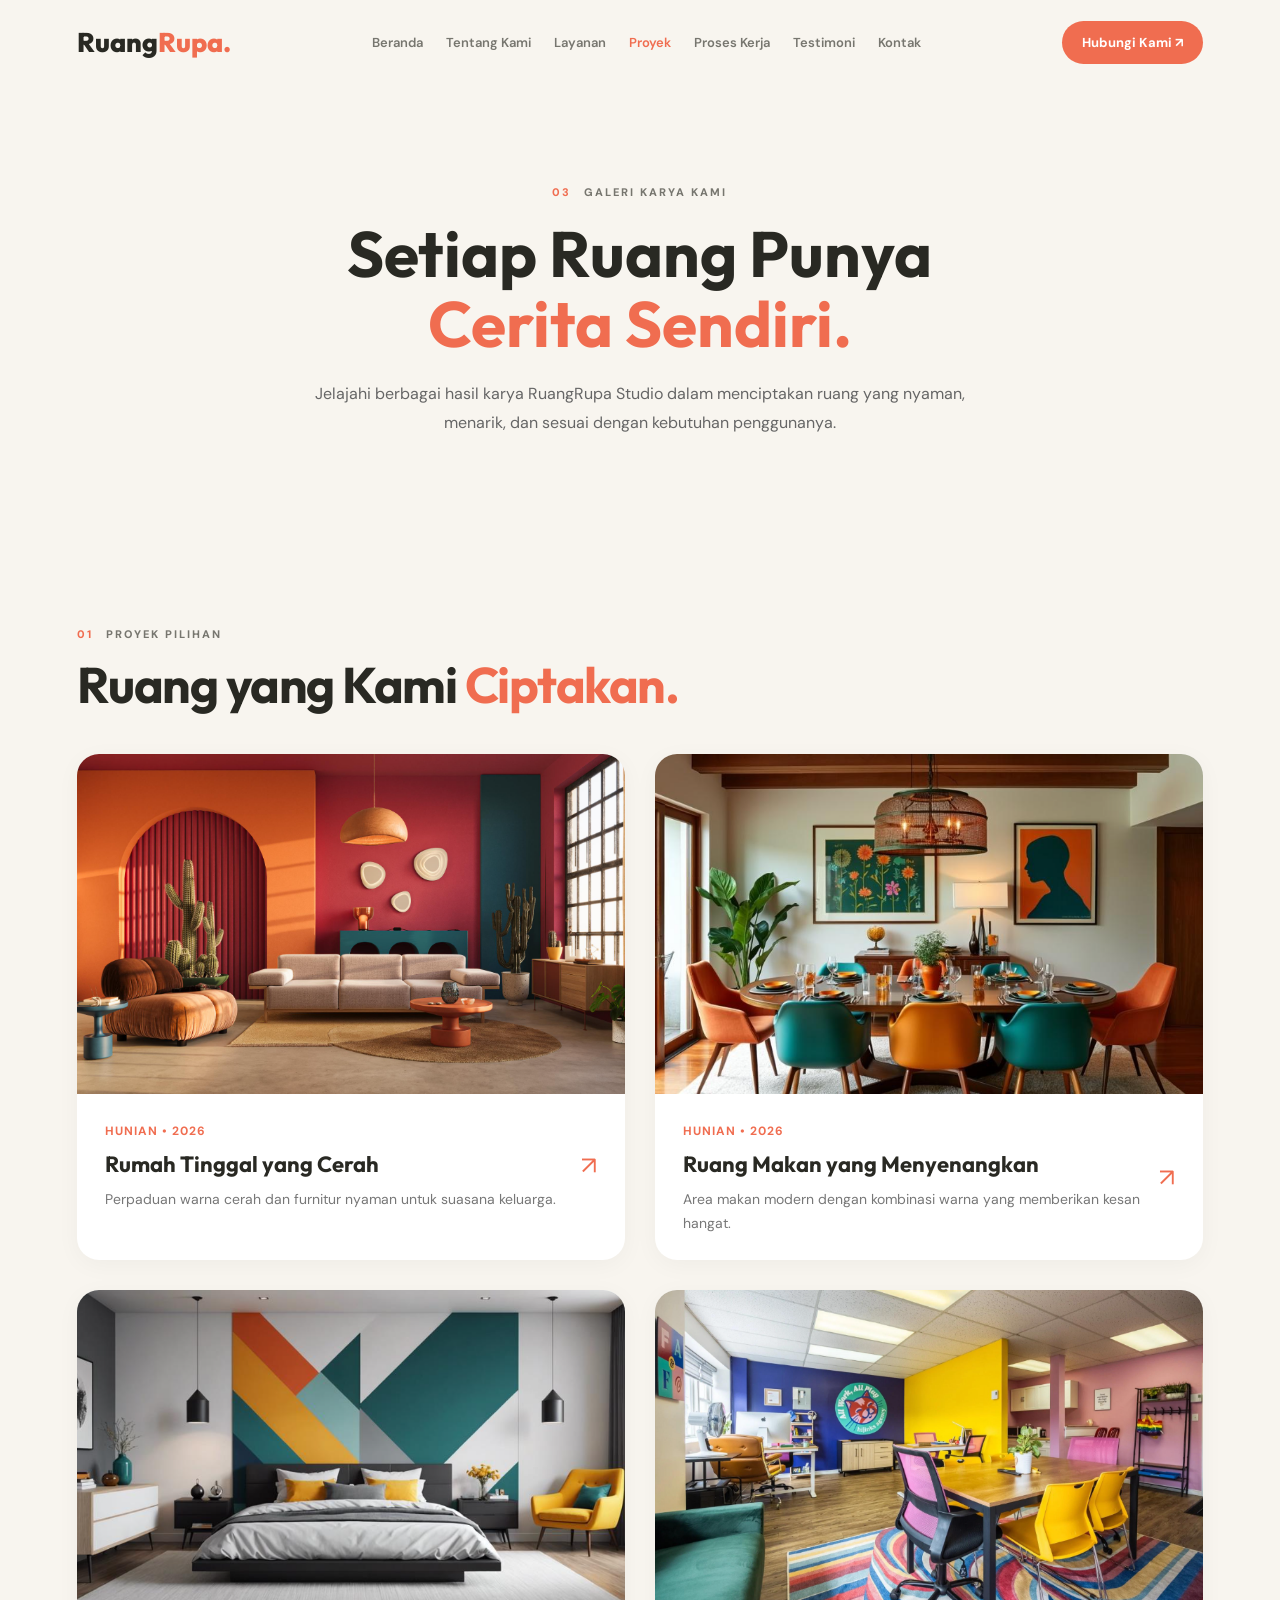
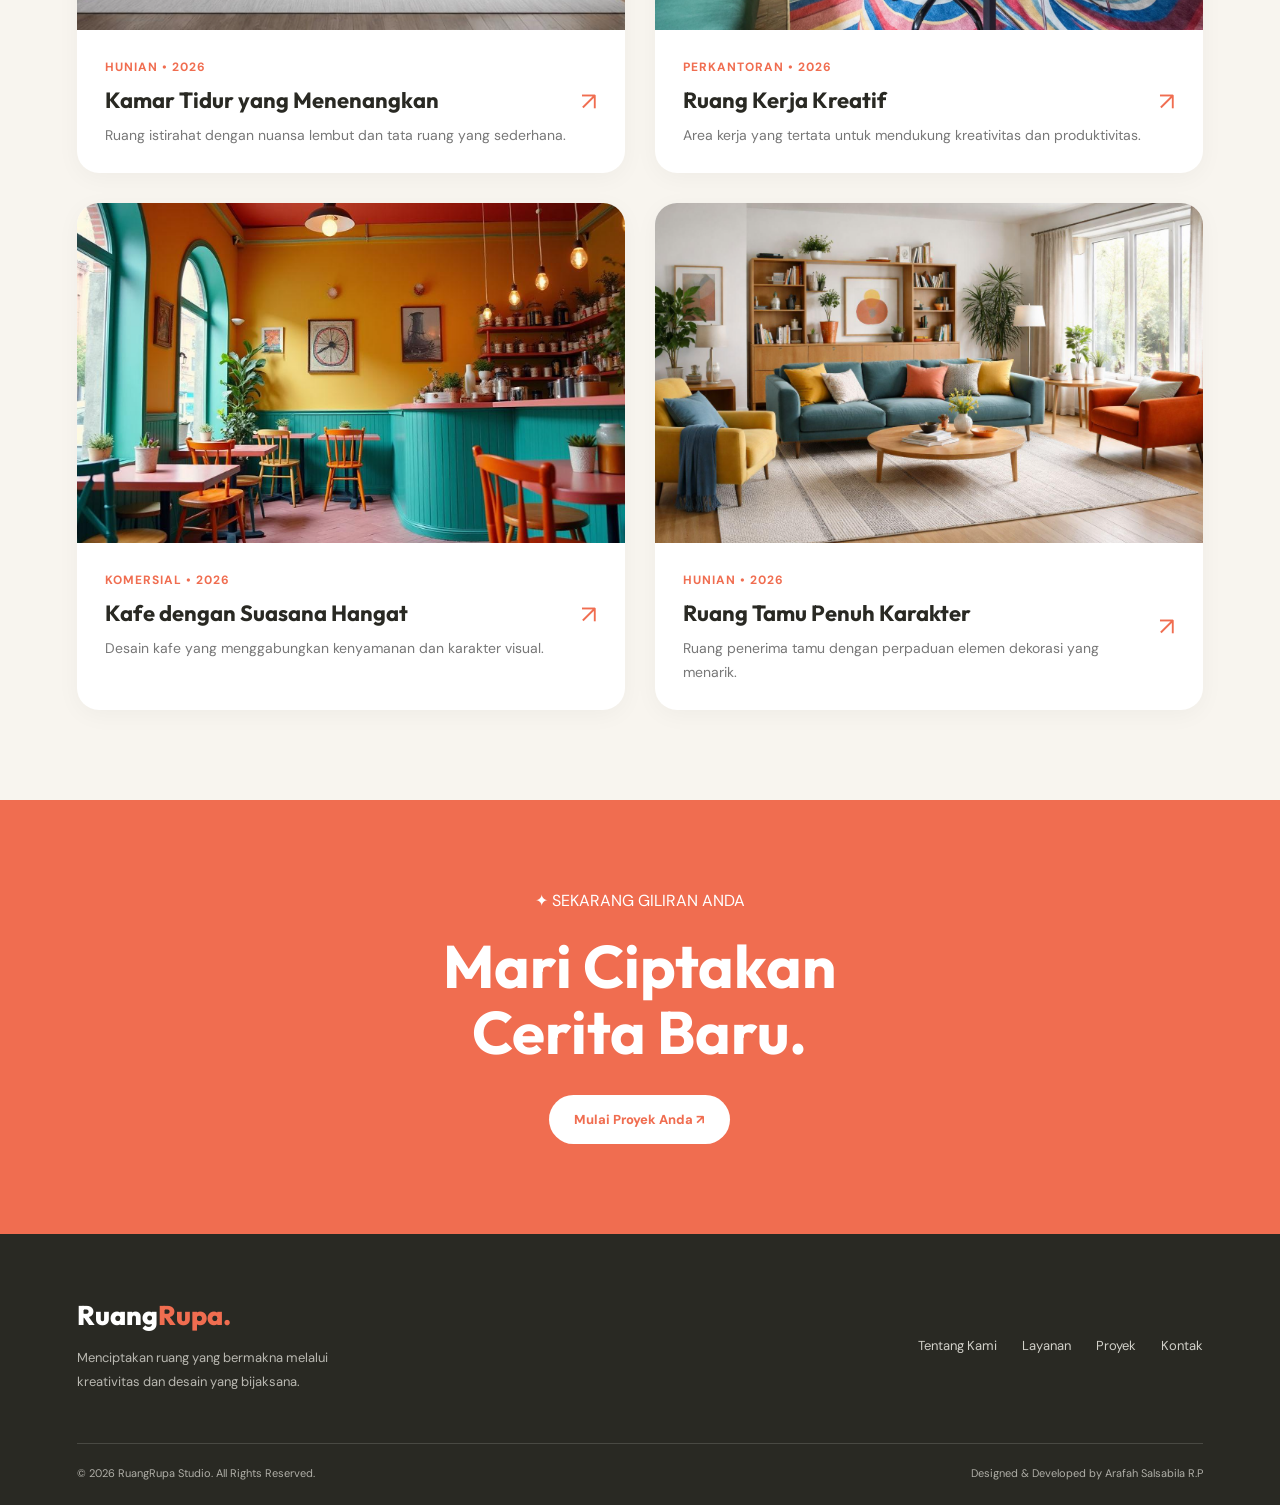
<file: projects.html>
<!DOCTYPE html>
<html lang="id">
<head>
    <meta charset="UTF-8">
    <meta name="viewport" content="width=device-width, initial-scale=1.0">
    <title>Proyek | RuangRupa Studio</title>

    <!-- GOOGLE FONTS -->
    <link rel="preconnect" href="https://fonts.googleapis.com">
    <link rel="preconnect" href="https://fonts.gstatic.com" crossorigin>
    <link href="https://fonts.googleapis.com/css2?family=DM+Sans:wght@400;500;600;700;800&family=Outfit:wght@400;500;600;700;800&display=swap" rel="stylesheet">

    <!-- CSS -->
    <link rel="stylesheet" href="css/style.css">
</head>
<body>

    <!-- HEADER -->
    <header id="arafah_header">
        <div class="arafah_container arafah_navbar">

            <a href="index.html" class="arafah_logo">
                Ruang<span>Rupa.</span>
            </a>

            <nav class="arafah_nav_menu" id="arafah_nav_menu">
                <a href="index.html" class="arafah_nav_link">Beranda</a>
                <a href="about.html" class="arafah_nav_link">Tentang Kami</a>
                <a href="services.html" class="arafah_nav_link">Layanan</a>
                <a href="projects.html" class="arafah_nav_link arafah_active">Proyek</a>
                <a href="process.html" class="arafah_nav_link">Proses Kerja</a>
                <a href="testimonials.html" class="arafah_nav_link">Testimoni</a>
                <a href="contact.html" class="arafah_nav_link">Kontak</a>
            </nav>

            <a href="contact.html" class="arafah_nav_button">
                Hubungi Kami ↗
            </a>

            <button class="arafah_hamburger" id="arafah_hamburger"
                aria-label="Buka menu" aria-expanded="false">
                ☰
            </button>

        </div>
    </header>


    <main>

        <!-- HERO PROYEK -->
        <section class="arafah_projects_hero">
            <div class="arafah_container">

                <div class="arafah_section_label">
                    <span>03</span> GALERI KARYA KAMI
                </div>

                <h1>
                    Setiap Ruang Punya<br>
                    <span>Cerita Sendiri.</span>
                </h1>

                <p>
                    Jelajahi berbagai hasil karya RuangRupa Studio
                    dalam menciptakan ruang yang nyaman, menarik,
                    dan sesuai dengan kebutuhan penggunanya.
                </p>

            </div>
        </section>


        <!-- GALERI PROYEK -->
        <section class="arafah_projects_gallery">
            <div class="arafah_container">

                <div class="arafah_section_heading">
                    <div>
                        <div class="arafah_section_label">
                            <span>01</span> PROYEK PILIHAN
                        </div>

                        <h2>Ruang yang Kami <span>Ciptakan.</span></h2>
                    </div>
                </div>


                <div class="arafah_project_gallery_grid">

                    <!-- PROYEK 1 -->
                    <article class="arafah_gallery_card">
                        <div class="arafah_gallery_image">
                            <img src="images/ruang-keluarga.png"
                                alt="Desain ruang keluarga dengan sofa warna-warni">
                        </div>

                        <div class="arafah_gallery_info">
                            <div>
                                <span>HUNIAN • 2026</span>
                                <h3>Rumah Tinggal yang Cerah</h3>
                                <p>
                                    Perpaduan warna cerah dan furnitur
                                    nyaman untuk suasana keluarga.
                                </p>
                            </div>
                            <a href="project-ruang-keluarga.html" class="arafah_gallery_arrow" aria-label="Lihat detail proyek ruang keluarga">↗</a>
                        </div>
                    </article>


                    <!-- PROYEK 2 -->
                    <article class="arafah_gallery_card">
                        <div class="arafah_gallery_image">
                            <img src="images/ruang-makan.png"
                                alt="Desain ruang makan modern dengan kursi warna-warni">
                        </div>

                        <div class="arafah_gallery_info">
                            <div>
                                <span>HUNIAN • 2026</span>
                                <h3>Ruang Makan yang Menyenangkan</h3>
                                <p>
                                    Area makan modern dengan kombinasi
                                    warna yang memberikan kesan hangat.
                                </p>
                            </div>
                            <a href="project-ruang-makan.html" class="arafah_gallery_arrow" aria-label="Lihat detail proyek ruang makan">↗</a>
                        </div>
                    </article>


                    <!-- PROYEK 3 -->
                    <article class="arafah_gallery_card">
                        <div class="arafah_gallery_image">
                            <img src="images/kamar-tidur.png"
                                alt="Desain kamar tidur modern dan nyaman">
                        </div>

                        <div class="arafah_gallery_info">
                            <div>
                                <span>HUNIAN • 2026</span>
                                <h3>Kamar Tidur yang Menenangkan</h3>
                                <p>
                                    Ruang istirahat dengan nuansa lembut
                                    dan tata ruang yang sederhana.
                                </p>
                            </div>
                            <a href="project-kamar-tidur.html" class="arafah_gallery_arrow" aria-label="Lihat detail proyek kamar tidur">↗</a>
                        </div>
                    </article>


                    <!-- PROYEK 4 -->
                    <article class="arafah_gallery_card">
                        <div class="arafah_gallery_image">
                            <img src="images/ruang-kerja.png"
                                alt="Desain ruang kerja modern dan produktif">
                        </div>

                        <div class="arafah_gallery_info">
                            <div>
                                <span>PERKANTORAN • 2026</span>
                                <h3>Ruang Kerja Kreatif</h3>
                                <p>
                                    Area kerja yang tertata untuk
                                    mendukung kreativitas dan produktivitas.
                                </p>
                            </div>
                            <a href="project-ruang-kerja.html" class="arafah_gallery_arrow" aria-label="Lihat detail proyek ruang kerja">↗</a>
                        </div>
                    </article>


                    <!-- PROYEK 5 -->
                    <article class="arafah_gallery_card">
                        <div class="arafah_gallery_image">
                            <img src="images/kafe.png"
                                alt="Desain interior kafe modern dan menarik">
                        </div>

                        <div class="arafah_gallery_info">
                            <div>
                                <span>KOMERSIAL • 2026</span>
                                <h3>Kafe dengan Suasana Hangat</h3>
                                <p>
                                    Desain kafe yang menggabungkan
                                    kenyamanan dan karakter visual.
                                </p>
                            </div>
                            <a href="project-kafe.html" class="arafah_gallery_arrow" aria-label="Lihat detail proyek kafe">↗</a>
                        </div>
                    </article>


                    <!-- PROYEK 6 -->
                    <article class="arafah_gallery_card">
                        <div class="arafah_gallery_image">
                            <img src="images/ruang-tamu.png"
                                alt="Desain ruang tamu modern dan elegan">
                        </div>

                        <div class="arafah_gallery_info">
                            <div>
                                <span>HUNIAN • 2026</span>
                                <h3>Ruang Tamu Penuh Karakter</h3>
                                <p>
                                    Ruang penerima tamu dengan perpaduan
                                    elemen dekorasi yang menarik.
                                </p>
                            </div>
                            <a href="project-ruang-tamu.html" class="arafah_gallery_arrow" aria-label="Lihat detail proyek ruang tamu">↗</a>
                        </div>
                    </article>

                </div>
            </div>
        </section>


        <!-- CTA -->
        <section class="arafah_cta_section">
            <div class="arafah_container arafah_cta_content">

                <div>
                    <span>✦ SEKARANG GILIRAN ANDA</span>

                    <h2>
                        Mari Ciptakan<br>
                        Cerita Baru.
                    </h2>
                </div>

                <a href="contact.html" class="arafah_btn_light">
                    Mulai Proyek Anda ↗
                </a>

            </div>
        </section>

    </main>


    <!-- FOOTER -->
    <footer id="arafah_footer">
        <div class="arafah_container arafah_footer_content">

            <div>
                <a href="index.html" class="arafah_logo">
                    Ruang<span>Rupa.</span>
                </a>

                <p>
                    Menciptakan ruang yang bermakna melalui
                    kreativitas dan desain yang bijaksana.
                </p>
            </div>

            <div class="arafah_footer_links">
                <a href="about.html">Tentang Kami</a>
                <a href="services.html">Layanan</a>
                <a href="projects.html">Proyek</a>
                <a href="contact.html">Kontak</a>
            </div>

        </div>

        <div class="arafah_container arafah_copyright">
            <p>© 2026 RuangRupa Studio. All Rights Reserved.</p>
            <p>Designed & Developed by Arafah Salsabila R.P</p>
        </div>
    </footer>


    <!-- JAVASCRIPT -->
    <script src="js/script.js"></script>

</body>
</html>
</file>
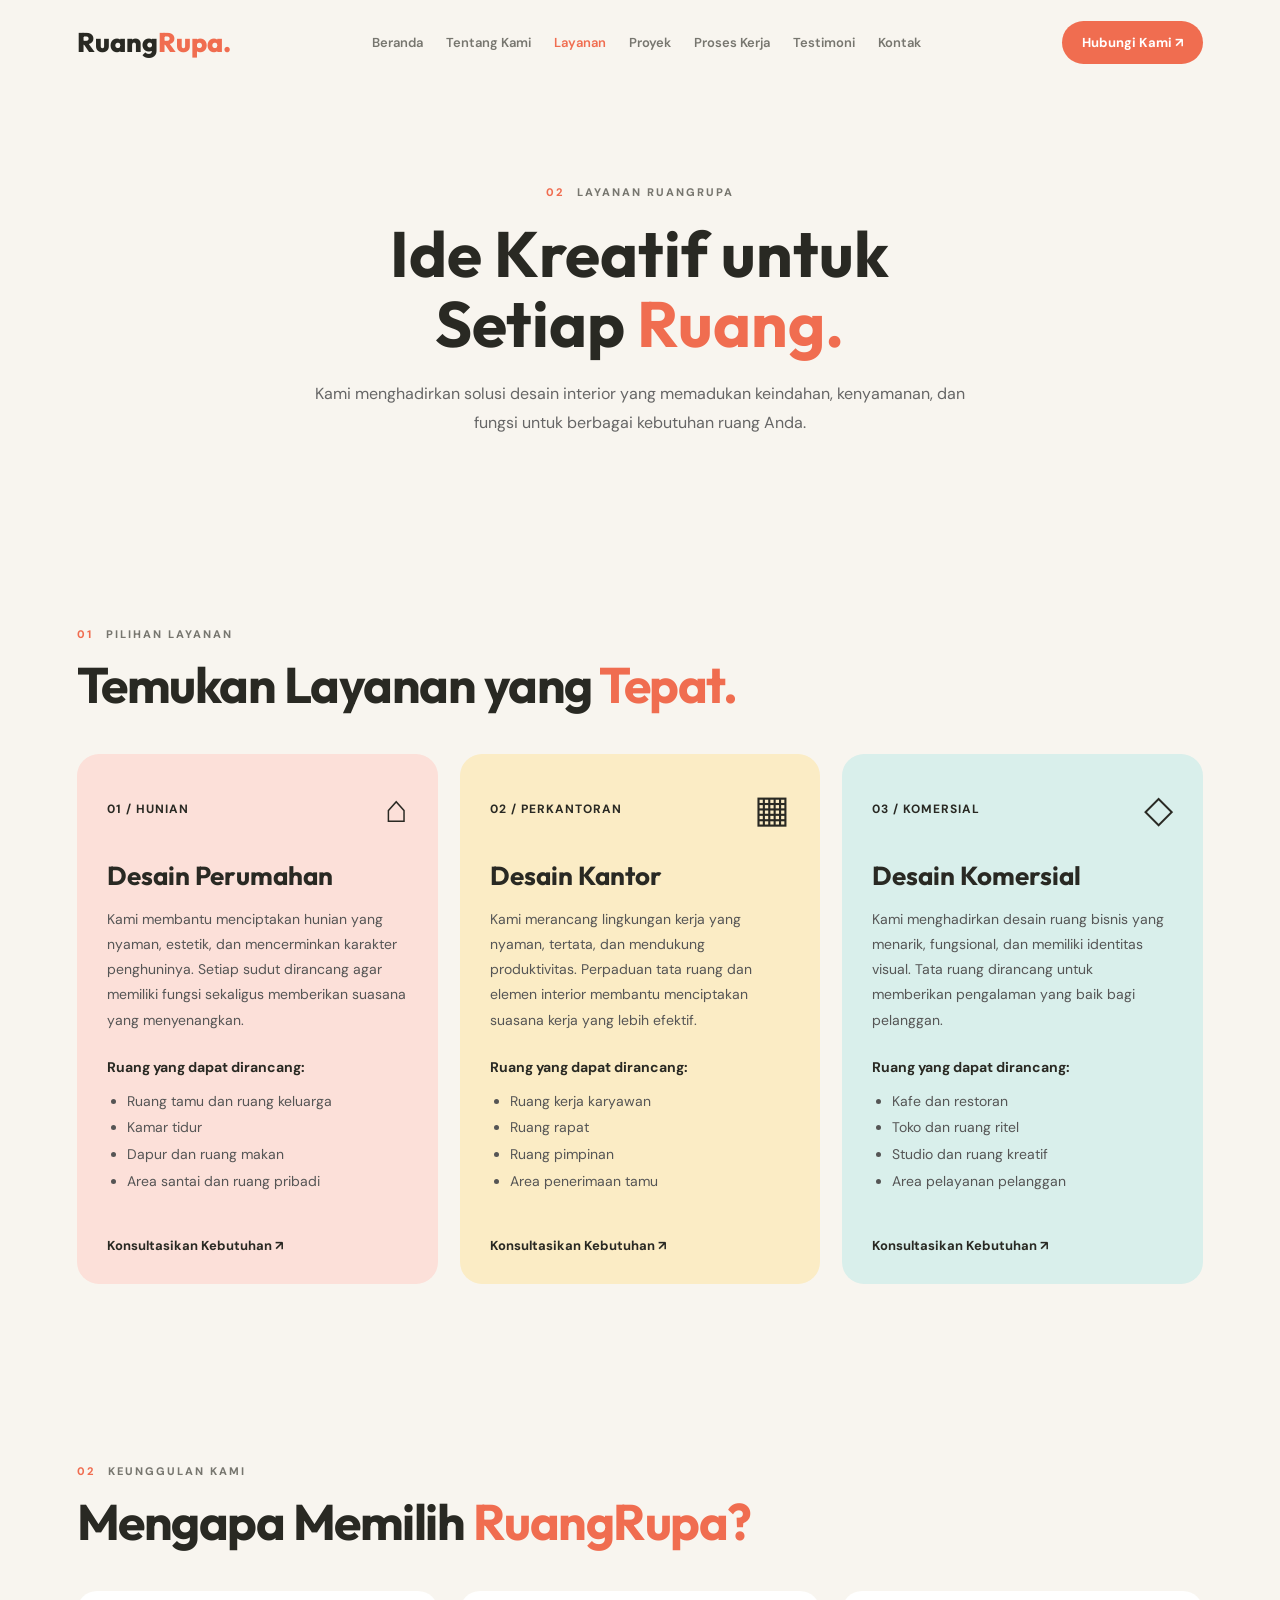
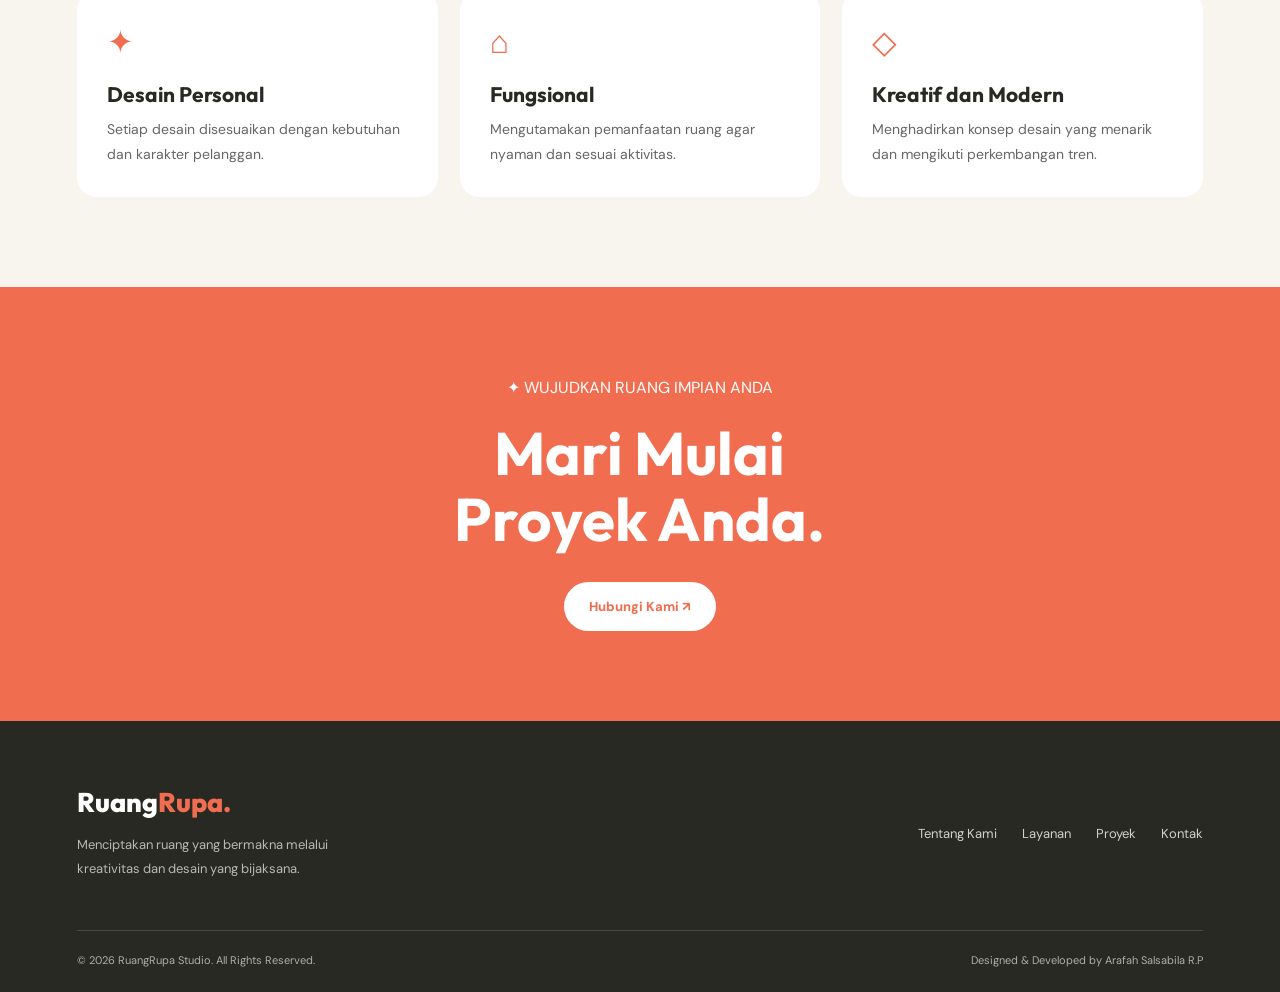
<file: services.html>
<!DOCTYPE html>
<html lang="id">
<head>
    <meta charset="UTF-8">
    <meta name="viewport" content="width=device-width, initial-scale=1.0">
    <title>Layanan | RuangRupa Studio</title>

    <!-- GOOGLE FONTS -->
    <link rel="preconnect" href="https://fonts.googleapis.com">
    <link rel="preconnect" href="https://fonts.gstatic.com" crossorigin>
    <link href="https://fonts.googleapis.com/css2?family=DM+Sans:wght@400;500;600;700;800&family=Outfit:wght@400;500;600;700;800&display=swap" rel="stylesheet">

    <!-- CSS -->
    <link rel="stylesheet" href="css/style.css">
</head>
<body>

    <!-- HEADER -->
    <header id="arafah_header">
        <div class="arafah_container arafah_navbar">

            <a href="index.html" class="arafah_logo">
                Ruang<span>Rupa.</span>
            </a>

            <nav class="arafah_nav_menu" id="arafah_nav_menu">
                <a href="index.html" class="arafah_nav_link">Beranda</a>
                <a href="about.html" class="arafah_nav_link">Tentang Kami</a>
                <a href="services.html" class="arafah_nav_link arafah_active">Layanan</a>
                <a href="projects.html" class="arafah_nav_link">Proyek</a>
                <a href="process.html" class="arafah_nav_link">Proses Kerja</a>
                <a href="testimonials.html" class="arafah_nav_link">Testimoni</a>
                <a href="contact.html" class="arafah_nav_link">Kontak</a>
            </nav>

            <a href="contact.html" class="arafah_nav_button">
                Hubungi Kami ↗
            </a>

            <button class="arafah_hamburger" id="arafah_hamburger"
                aria-label="Buka menu" aria-expanded="false">
                ☰
            </button>

        </div>
    </header>


    <main>

        <!-- HERO LAYANAN -->
        <section class="arafah_services_hero">
            <div class="arafah_container">

                <div class="arafah_section_label">
                    <span>02</span> LAYANAN RUANGRUPA
                </div>

                <h1>
                    Ide Kreatif untuk<br>
                    Setiap <span>Ruang.</span>
                </h1>

                <p>
                    Kami menghadirkan solusi desain interior yang
                    memadukan keindahan, kenyamanan, dan fungsi
                    untuk berbagai kebutuhan ruang Anda.
                </p>

            </div>
        </section>


        <!-- DAFTAR LAYANAN -->
        <section class="arafah_services_detail">
            <div class="arafah_container">
                <div class="arafah_section_heading">
                    <div>
                        <div class="arafah_section_label">
                            <span>01</span> PILIHAN LAYANAN
                        </div>

                        <h2>Temukan Layanan yang <span>Tepat.</span></h2>
                    </div>
                </div>
                <div class="arafah_services_detail_grid">
                    <!-- LAYANAN 1 -->
                    <article class="arafah_service_detail_card arafah_detail_coral">
                        <div class="arafah_detail_top">
                            <span>01 / HUNIAN</span>
                            <div class="arafah_detail_icon">⌂</div>
                        </div>
                        <h3>Desain Perumahan</h3>
                        <p>
                            Kami membantu menciptakan hunian yang nyaman,
                            estetik, dan mencerminkan karakter penghuninya.
                            Setiap sudut dirancang agar memiliki fungsi
                            sekaligus memberikan suasana yang menyenangkan.
                        </p>
                        <h4>Ruang yang dapat dirancang:</h4>
                        <ul>
                            <li>Ruang tamu dan ruang keluarga</li>
                            <li>Kamar tidur</li>
                            <li>Dapur dan ruang makan</li>
                            <li>Area santai dan ruang pribadi</li>
                        </ul>
                        <a href="contact.html">Konsultasikan Kebutuhan ↗</a>
                    </article>
                    <!-- LAYANAN 2 -->
                    <article class="arafah_service_detail_card arafah_detail_yellow">
                        <div class="arafah_detail_top">
                            <span>02 / PERKANTORAN</span>
                            <div class="arafah_detail_icon">▦</div>
                        </div>
                        <h3>Desain Kantor</h3>
                        <p>
                            Kami merancang lingkungan kerja yang nyaman,
                            tertata, dan mendukung produktivitas.
                            Perpaduan tata ruang dan elemen interior
                            membantu menciptakan suasana kerja yang
                            lebih efektif.
                        </p>
                        <h4>Ruang yang dapat dirancang:</h4>
                        <ul>
                            <li>Ruang kerja karyawan</li>
                            <li>Ruang rapat</li>
                            <li>Ruang pimpinan</li>
                            <li>Area penerimaan tamu</li>
                        </ul>
                        <a href="contact.html">Konsultasikan Kebutuhan ↗</a>
                    </article>
                    <!-- LAYANAN 3 -->
                    <article class="arafah_service_detail_card arafah_detail_teal">

                        <div class="arafah_detail_top">
                            <span>03 / KOMERSIAL</span>
                            <div class="arafah_detail_icon">◇</div>
                        </div>

                        <h3>Desain Komersial</h3>

                        <p>
                            Kami menghadirkan desain ruang bisnis yang
                            menarik, fungsional, dan memiliki identitas
                            visual. Tata ruang dirancang untuk memberikan
                            pengalaman yang baik bagi pelanggan.
                        </p>

                        <h4>Ruang yang dapat dirancang:</h4>

                        <ul>
                            <li>Kafe dan restoran</li>
                            <li>Toko dan ruang ritel</li>
                            <li>Studio dan ruang kreatif</li>
                            <li>Area pelayanan pelanggan</li>
                        </ul>

                        <a href="contact.html">Konsultasikan Kebutuhan ↗</a>

                    </article>

                </div>
            </div>
        </section>


        <!-- KEUNGGULAN -->
        <section class="arafah_service_benefits">
            <div class="arafah_container">
                <div class="arafah_section_heading">
                    <div>
                        <div class="arafah_section_label">
                            <span>02</span> KEUNGGULAN KAMI
                        </div>
                        <h2>Mengapa Memilih <span>RuangRupa?</span></h2>
                    </div>
                </div>
                <div class="arafah_benefit_grid">
                    <div class="arafah_benefit_card">
                        <span>✦</span>
                        <h3>Desain Personal</h3>
                        <p>
                            Setiap desain disesuaikan dengan kebutuhan dan karakter pelanggan.
                        </p>
                    </div>
                    <div class="arafah_benefit_card">
                        <span>⌂</span>
                        <h3>Fungsional</h3>
                        <p>
                            Mengutamakan pemanfaatan ruang agar nyaman dan sesuai aktivitas.
                        </p>
                    </div>
                    <div class="arafah_benefit_card">
                        <span>◇</span>
                        <h3>Kreatif dan Modern</h3>
                        <p>
                            Menghadirkan konsep desain yang menarik dan mengikuti perkembangan tren.
                        </p>
                    </div>

                </div>

            </div>
        </section>


        <!-- CTA -->
        <section class="arafah_cta_section">
            <div class="arafah_container arafah_cta_content">

                <div>
                    <span>✦ WUJUDKAN RUANG IMPIAN ANDA</span>

                    <h2>
                        Mari Mulai<br>
                        Proyek Anda.
                    </h2>
                </div>

                <a href="contact.html" class="arafah_btn_light">
                    Hubungi Kami ↗
                </a>

            </div>
        </section>

    </main>


    <!-- FOOTER -->
    <footer id="arafah_footer">
        <div class="arafah_container arafah_footer_content">

            <div>
                <a href="index.html" class="arafah_logo">
                    Ruang<span>Rupa.</span>
                </a>

                <p>
                    Menciptakan ruang yang bermakna melalui
                    kreativitas dan desain yang bijaksana.
                </p>
            </div>

            <div class="arafah_footer_links">
                <a href="about.html">Tentang Kami</a>
                <a href="services.html">Layanan</a>
                <a href="projects.html">Proyek</a>
                <a href="contact.html">Kontak</a>
            </div>

        </div>

        <div class="arafah_container arafah_copyright">
            <p>© 2026 RuangRupa Studio. All Rights Reserved.</p>
            <p>Designed & Developed by Arafah Salsabila R.P</p>
        </div>
    </footer>


    <!-- JAVASCRIPT -->
    <script src="js/script.js"></script>

</body>
</html>
</file>
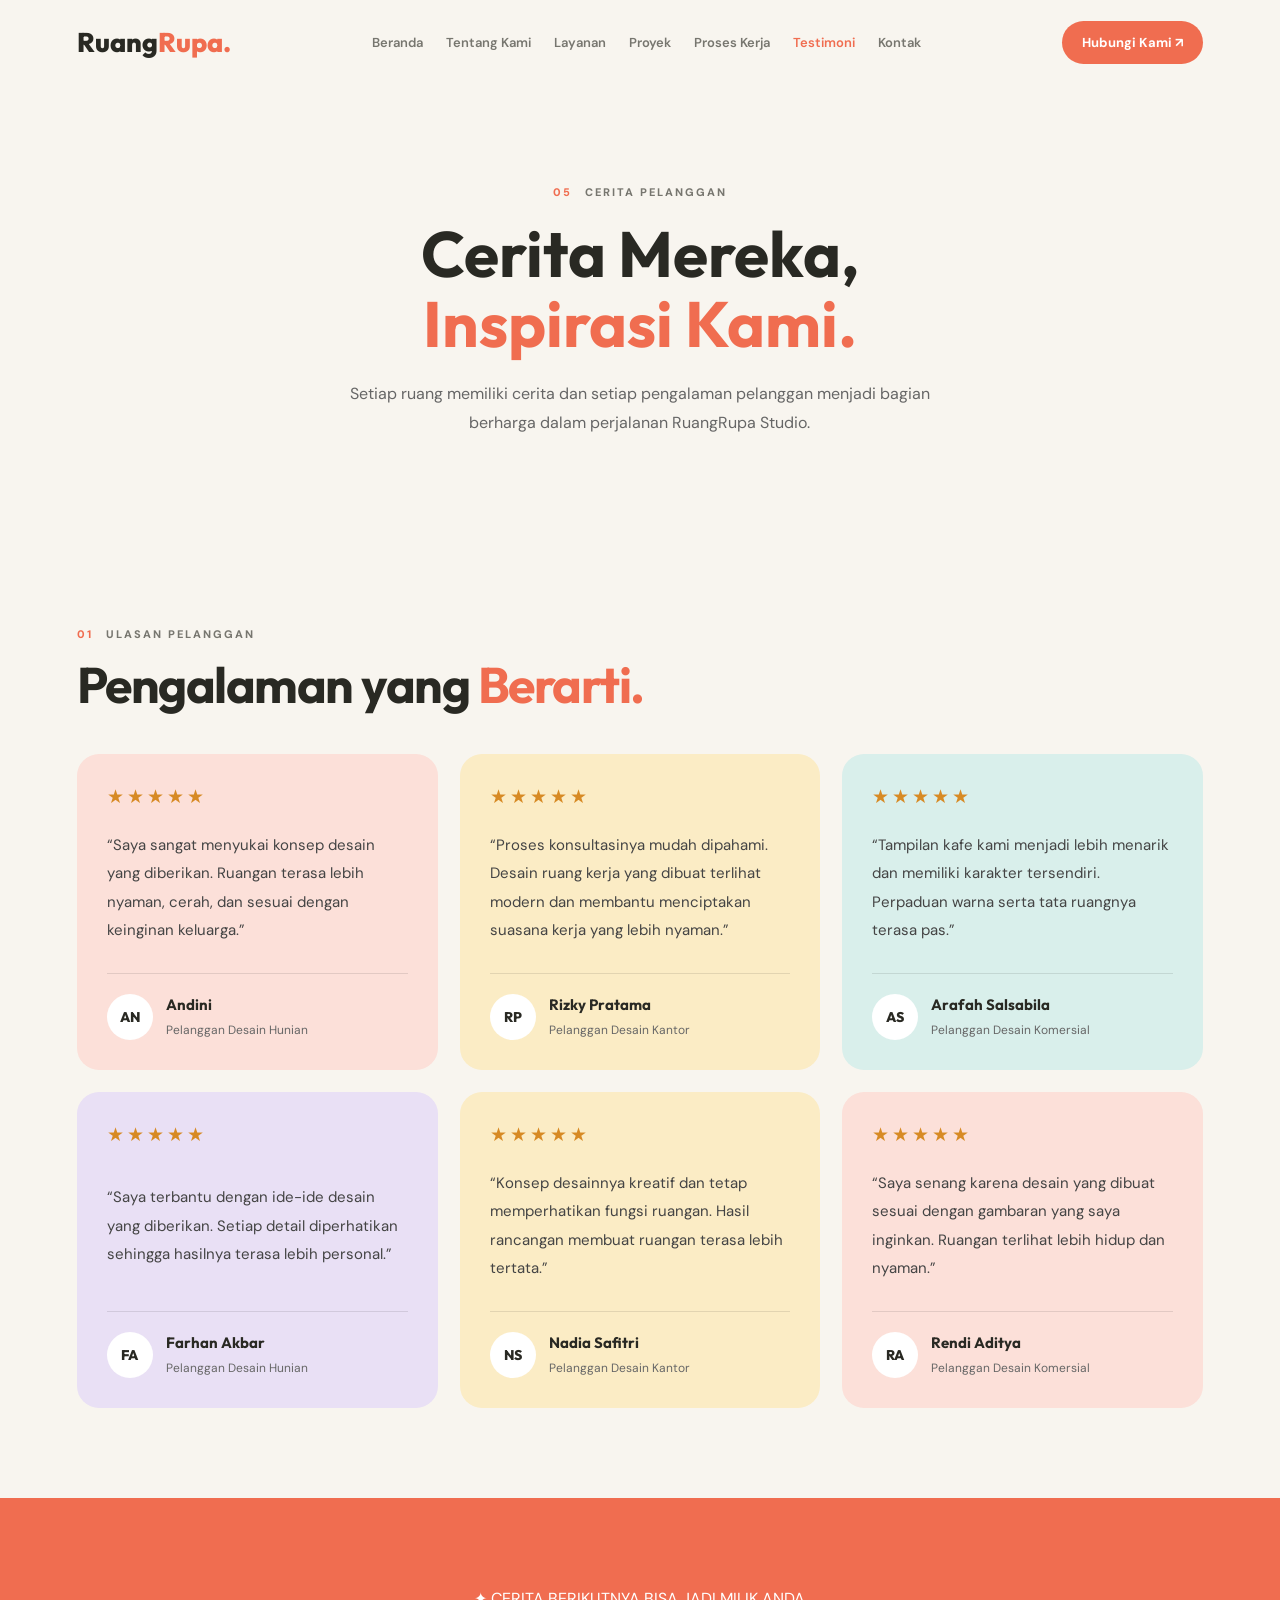
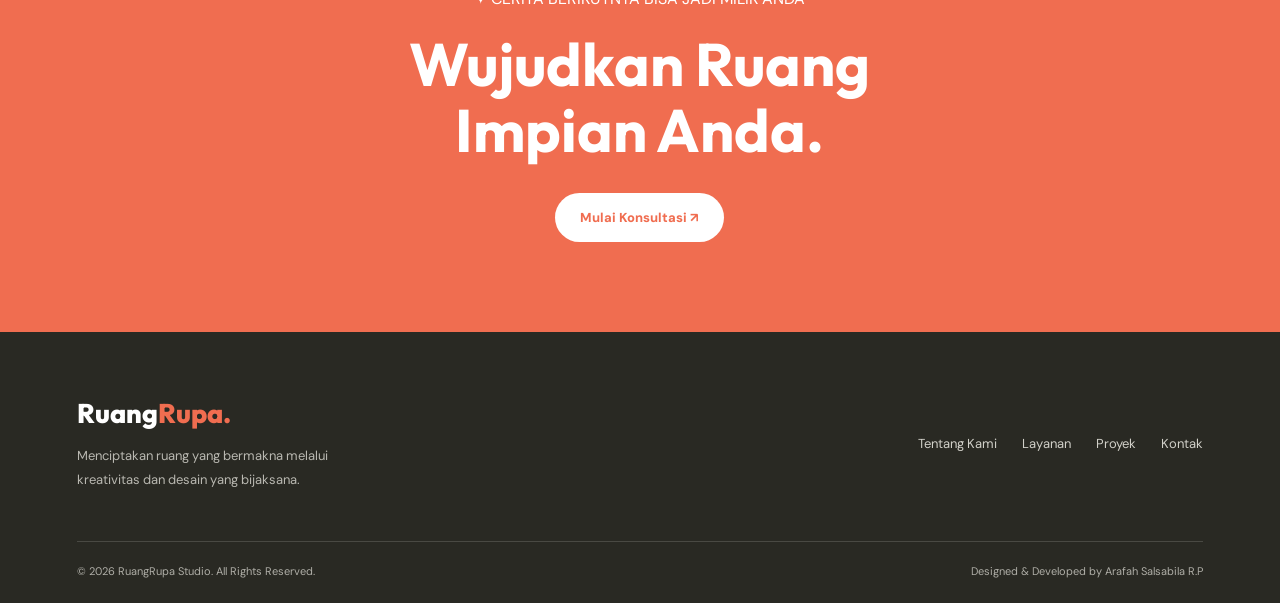
<file: testimonials.html>
<!DOCTYPE html>
<html lang="id">
<head>
    <meta charset="UTF-8">
    <meta name="viewport" content="width=device-width, initial-scale=1.0">
    <title>Testimoni | RuangRupa Studio</title>

    <!-- GOOGLE FONTS -->
    <link rel="preconnect" href="https://fonts.googleapis.com">
    <link rel="preconnect" href="https://fonts.gstatic.com" crossorigin>
    <link href="https://fonts.googleapis.com/css2?family=DM+Sans:wght@400;500;600;700;800&family=Outfit:wght@400;500;600;700;800&display=swap" rel="stylesheet">

    <!-- CSS -->
    <link rel="stylesheet" href="css/style.css">
</head>
<body>

    <!-- HEADER -->
    <header id="arafah_header">
        <div class="arafah_container arafah_navbar">

            <a href="index.html" class="arafah_logo">
                Ruang<span>Rupa.</span>
            </a>

            <nav class="arafah_nav_menu" id="arafah_nav_menu">
                <a href="index.html" class="arafah_nav_link">Beranda</a>
                <a href="about.html" class="arafah_nav_link">Tentang Kami</a>
                <a href="services.html" class="arafah_nav_link">Layanan</a>
                <a href="projects.html" class="arafah_nav_link">Proyek</a>
                <a href="process.html" class="arafah_nav_link">Proses Kerja</a>
                <a href="testimonials.html" class="arafah_nav_link arafah_active">Testimoni</a>
                <a href="contact.html" class="arafah_nav_link">Kontak</a>
            </nav>

            <a href="contact.html" class="arafah_nav_button">
                Hubungi Kami ↗
            </a>

            <button class="arafah_hamburger" id="arafah_hamburger"
                aria-label="Buka menu" aria-expanded="false">
                ☰
            </button>

        </div>
    </header>


    <main>

        <!-- HERO TESTIMONI -->
        <section class="arafah_testimonial_hero">
            <div class="arafah_container">

                <div class="arafah_section_label">
                    <span>05</span> CERITA PELANGGAN
                </div>

                <h1>
                    Cerita Mereka,<br>
                    <span>Inspirasi Kami.</span>
                </h1>

                <p>
                    Setiap ruang memiliki cerita dan setiap pengalaman
                    pelanggan menjadi bagian berharga dalam perjalanan
                    RuangRupa Studio.
                </p>

            </div>
        </section>


        <!-- DAFTAR TESTIMONI -->
        <section class="arafah_testimonial_section">
            <div class="arafah_container">

                <div class="arafah_section_heading">
                    <div>
                        <div class="arafah_section_label">
                            <span>01</span> ULASAN PELANGGAN
                        </div>

                        <h2>Pengalaman yang <span>Berarti.</span></h2>
                    </div>
                </div>


                <div class="arafah_testimonial_grid">

                    <!-- TESTIMONI 1 -->
                    <article class="arafah_testimonial_card arafah_testimonial_coral">

                        <div class="arafah_testimonial_stars">
                            ★★★★★
                        </div>

                        <p class="arafah_testimonial_quote">
                            “Saya sangat menyukai konsep desain yang
                            diberikan. Ruangan terasa lebih nyaman,
                            cerah, dan sesuai dengan keinginan keluarga.”
                        </p>

                        <div class="arafah_testimonial_profile">
                            <div class="arafah_testimonial_avatar">
                                AN
                            </div>

                            <div>
                                <h3>Andini</h3>
                                <span>Pelanggan Desain Hunian</span>
                            </div>
                        </div>

                    </article>


                    <!-- TESTIMONI 2 -->
                    <article class="arafah_testimonial_card arafah_testimonial_yellow">

                        <div class="arafah_testimonial_stars">
                            ★★★★★
                        </div>

                        <p class="arafah_testimonial_quote">
                            “Proses konsultasinya mudah dipahami.
                            Desain ruang kerja yang dibuat terlihat
                            modern dan membantu menciptakan suasana
                            kerja yang lebih nyaman.”
                        </p>

                        <div class="arafah_testimonial_profile">
                            <div class="arafah_testimonial_avatar">
                                RP
                            </div>

                            <div>
                                <h3>Rizky Pratama</h3>
                                <span>Pelanggan Desain Kantor</span>
                            </div>
                        </div>

                    </article>


                    <!-- TESTIMONI 3 -->
                    <article class="arafah_testimonial_card arafah_testimonial_teal">

                        <div class="arafah_testimonial_stars">
                            ★★★★★
                        </div>

                        <p class="arafah_testimonial_quote">
                            “Tampilan kafe kami menjadi lebih menarik
                            dan memiliki karakter tersendiri. Perpaduan
                            warna serta tata ruangnya terasa pas.”
                        </p>

                        <div class="arafah_testimonial_profile">
                            <div class="arafah_testimonial_avatar">
                                AS
                            </div>

                            <div>
                                <h3>Arafah Salsabila</h3>
                                <span>Pelanggan Desain Komersial</span>
                            </div>
                        </div>

                    </article>


                    <!-- TESTIMONI 4 -->
                    <article class="arafah_testimonial_card arafah_testimonial_purple">

                        <div class="arafah_testimonial_stars">
                            ★★★★★
                        </div>

                        <p class="arafah_testimonial_quote">
                            “Saya terbantu dengan ide-ide desain yang
                            diberikan. Setiap detail diperhatikan
                            sehingga hasilnya terasa lebih personal.”
                        </p>

                        <div class="arafah_testimonial_profile">
                            <div class="arafah_testimonial_avatar">
                                FA
                            </div>

                            <div>
                                <h3>Farhan Akbar</h3>
                                <span>Pelanggan Desain Hunian</span>
                            </div>
                        </div>

                    </article>


                    <!-- TESTIMONI 5 -->
                    <article class="arafah_testimonial_card arafah_testimonial_yellow">

                        <div class="arafah_testimonial_stars">
                            ★★★★★
                        </div>

                        <p class="arafah_testimonial_quote">
                            “Konsep desainnya kreatif dan tetap
                            memperhatikan fungsi ruangan. Hasil
                            rancangan membuat ruangan terasa lebih
                            tertata.”
                        </p>

                        <div class="arafah_testimonial_profile">
                            <div class="arafah_testimonial_avatar">
                                NS
                            </div>

                            <div>
                                <h3>Nadia Safitri</h3>
                                <span>Pelanggan Desain Kantor</span>
                            </div>
                        </div>

                    </article>


                    <!-- TESTIMONI 6 -->
                    <article class="arafah_testimonial_card arafah_testimonial_coral">

                        <div class="arafah_testimonial_stars">
                            ★★★★★
                        </div>

                        <p class="arafah_testimonial_quote">
                            “Saya senang karena desain yang dibuat
                            sesuai dengan gambaran yang saya inginkan.
                            Ruangan terlihat lebih hidup dan nyaman.”
                        </p>

                        <div class="arafah_testimonial_profile">
                            <div class="arafah_testimonial_avatar">
                                RA
                            </div>

                            <div>
                                <h3>Rendi Aditya</h3>
                                <span>Pelanggan Desain Komersial</span>
                            </div>
                        </div>

                    </article>

                </div>

            </div>
        </section>


        <!-- CTA -->
        <section class="arafah_cta_section">
            <div class="arafah_container arafah_cta_content">

                <div>
                    <span>✦ CERITA BERIKUTNYA BISA JADI MILIK ANDA</span>

                    <h2>
                        Wujudkan Ruang<br>
                        Impian Anda.
                    </h2>
                </div>

                <a href="contact.html" class="arafah_btn_light">
                    Mulai Konsultasi ↗
                </a>

            </div>
        </section>

    </main>


    <!-- FOOTER -->
    <footer id="arafah_footer">
        <div class="arafah_container arafah_footer_content">

            <div>
                <a href="index.html" class="arafah_logo">
                    Ruang<span>Rupa.</span>
                </a>

                <p>
                    Menciptakan ruang yang bermakna melalui
                    kreativitas dan desain yang bijaksana.
                </p>
            </div>

            <div class="arafah_footer_links">
                <a href="about.html">Tentang Kami</a>
                <a href="services.html">Layanan</a>
                <a href="projects.html">Proyek</a>
                <a href="contact.html">Kontak</a>
            </div>

        </div>

        <div class="arafah_container arafah_copyright">
            <p>© 2026 RuangRupa Studio. All Rights Reserved.</p>
            <p>Designed & Developed by Arafah Salsabila R.P</p>
        </div>
    </footer>


    <!-- JAVASCRIPT -->
    <script src="js/script.js"></script>

</body>
</html>
</file>
<file: css/style.css>
/* ==================================================
   RUANGRUPA STUDIO
   ================================================== */

/* 1. RESET & DASAR */

* {
    margin: 0;
    padding: 0;
    box-sizing: border-box;
}

:root {
    --arafah_coral: #F06D50;
    --arafah_yellow: #F5C94E;
    --arafah_teal: #62B7A5;
    --arafah_purple: #A98BD4;
    --arafah_cream: #F8F5EF;
    --arafah_dark: #292923;
    --arafah_gray: #77766F;
    --arafah_white: #FFFFFF;
}

html {
    scroll-behavior: smooth;
}

body {
    font-family: 'DM Sans', sans-serif;
    background: var(--arafah_cream);
    color: var(--arafah_dark);
}

a {
    text-decoration: none;
    color: inherit;
}

button {
    font-family: inherit;
}

img {
    display: block;
    width: 100%;
    object-fit: cover;
}

.arafah_container {
    width: 88%;
    max-width: 1200px;
    margin: auto;
}


/* 2. HEADER & NAVBAR */
#arafah_header {
    width: 100%;
    background: var(--arafah_cream);
    position: sticky;
    top: 0;
    z-index: 1000;
}
.arafah_navbar {
    min-height: 85px;
    display: flex;
    align-items: center;
    justify-content: space-between;
    gap: 25px;
}
.arafah_logo {
    display: inline-block;
    font-family: 'Outfit', sans-serif;
    font-size: 27px;
    font-weight: 800;
    line-height: 1.2;
    white-space: nowrap;
    flex-shrink: 0;
}
.arafah_logo span {
    color: var(--arafah_coral);
}
.arafah_nav_menu {
    display: flex;
    align-items: center;
    gap: 23px;
}
.arafah_nav_link {
    font-size: 13px;
    font-weight: 600;
    color: var(--arafah_gray);
    transition: 0.3s;
}
.arafah_nav_link:hover,
.arafah_nav_link.arafah_active {
    color: var(--arafah_coral);
}
.arafah_nav_button {
    background: var(--arafah_coral);
    color: white;
    padding: 13px 20px;
    border-radius: 30px;
    font-size: 13px;
    font-weight: 700;
    transition: 0.3s;
}
.arafah_nav_button:hover {
    background: var(--arafah_dark);
    transform: translateY(-3px);
}
.arafah_hamburger {
    display: none;
    background: none;
    border: none;
    font-size: 27px;
    cursor: pointer;
}


/* 3. HERO SECTION */
.arafah_hero {
    padding: 65px 0 90px;
}
.arafah_hero_content {
    display: grid;
    grid-template-columns: 1fr 1fr;
    align-items: center;
    gap: 55px;
}
.arafah_subtitle {
    display: inline-block;
    color: var(--arafah_coral);
    font-size: 12px;
    font-weight: 800;
    letter-spacing: 2px;
    margin-bottom: 22px;
}
.arafah_hero_text h1 {
    font-family: 'Outfit', sans-serif;
    font-size: clamp(55px, 6vw, 83px);
    line-height: 1.05;
    font-weight: 800;
    letter-spacing: -3px;
}
.arafah_hero_text h1 span {
    color: var(--arafah_coral);
}
.arafah_hero_text > p {
    max-width: 450px;
    margin-top: 25px;
    color: var(--arafah_gray);
    font-size: 15px;
    line-height: 1.9;
}
.arafah_hero_buttons {
    display: flex;
    align-items: center;
    gap: 15px;
    margin-top: 30px;
    flex-wrap: wrap;
}

.arafah_btn_primary {
    background: var(--arafah_coral);
    color: white;
    padding: 16px 24px;
    border-radius: 30px;
    font-size: 13px;
    font-weight: 700;
    transition: 0.3s;
}
.arafah_btn_primary:hover {
    background: var(--arafah_dark);
    transform: translateY(-3px);
}
.arafah_btn_secondary {
    border: 1px solid #D8D2C8;
    padding: 15px 23px;
    border-radius: 30px;
    font-size: 13px;
    font-weight: 700;
    transition: 0.3s;
}
.arafah_btn_secondary:hover {
    border-color: var(--arafah_coral);
    color: var(--arafah_coral);
}
.arafah_hero_stats {
    display: flex;
    gap: 40px;
    margin-top: 55px;
    flex-wrap: wrap;
}
.arafah_hero_stats h3 {
    font-family: 'Outfit', sans-serif;
    font-size: 28px;
    color: var(--arafah_coral);
}

.arafah_hero_stats p {
    color: var(--arafah_gray);
    font-size: 11px;
    margin-top: 5px;
}

.arafah_hero_image {
    height: 510px;
    position: relative;
}

.arafah_hero_image > img {
    height: 100%;
    border-radius: 180px 180px 20px 20px;
}

.arafah_floating_card {
    position: absolute;
    bottom: 30px;
    left: -35px;
    background: white;
    padding: 17px 22px;
    border-radius: 15px;
    display: flex;
    align-items: center;
    gap: 13px;
    box-shadow: 0 10px 35px rgba(0,0,0,0.08);
}

.arafah_floating_card > span {
    background: var(--arafah_yellow);
    width: 40px;
    height: 40px;
    display: grid;
    place-items: center;
    border-radius: 50%;
    font-size: 20px;
}

.arafah_floating_card h4 {
    font-size: 13px;
}

.arafah_floating_card p {
    font-size: 11px;
    color: var(--arafah_gray);
    margin-top: 4px;
}


/* 4. SECTION LABEL */

.arafah_section_label {
    font-size: 11px;
    font-weight: 800;
    letter-spacing: 2px;
    color: var(--arafah_gray);
}

.arafah_section_label span {
    color: var(--arafah_coral);
    margin-right: 8px;
}


/* 5. ABOUT SECTION */
.arafah_about_section {
    background: #F0EADF;
    padding: 90px 0;
}
.arafah_about_content {
    display: grid;
    grid-template-columns: 0.7fr 1.3fr;
    gap: 60px;
}
.arafah_about_text h2,
.arafah_section_heading h2 {
    font-family: 'Outfit', sans-serif;
    font-size: clamp(35px, 4vw, 50px);
    line-height: 1.15;
    letter-spacing: -1.5px;
}
.arafah_about_text h2 span,
.arafah_section_heading h2 span {
    color: var(--arafah_coral);
}
.arafah_about_text > p {
    color: var(--arafah_gray);
    max-width: 550px;
    line-height: 1.9;
    font-size: 14px;
    margin-top: 20px;
}
.arafah_text_link {
    display: inline-block;
    color: var(--arafah_coral);
    font-size: 13px;
    font-weight: 800;
    margin-top: 25px;
    transition: 0.3s;
}
.arafah_text_link:hover {
    transform: translateX(5px);
}


/* 6. SERVICES SECTION */
.arafah_services_section,
.arafah_projects_section {
    padding: 100px 0;
}
.arafah_section_heading {
    display: flex;
    align-items: end;
    justify-content: space-between;
    gap: 20px;
    margin-bottom: 40px;
}
.arafah_section_heading h2 {
    margin-top: 15px;
}
.arafah_section_heading > .arafah_text_link {
    margin-bottom: 8px;
}
.arafah_service_grid {
    display: grid;
    grid-template-columns: repeat(3, 1fr);
    gap: 20px;
}
.arafah_service_card {
    padding: 30px;
    border-radius: 20px;
    min-height: 285px;
    position: relative;
    transition: 0.3s;
}
.arafah_service_card:hover {
    transform: translateY(-8px);
}
.arafah_service_coral {
    background: #F6D2C8;
}
.arafah_service_yellow {
    background: #F6E7B7;
}
.arafah_service_teal {
    background: #C6E3DA;
}
.arafah_service_number {
    font-size: 12px;
    font-weight: 800;
    opacity: 0.6;
}
.arafah_service_icon {
    font-size: 35px;
    margin-top: 25px;
}
.arafah_service_card h3 {
    font-family: 'Outfit', sans-serif;
    font-size: 22px;
    margin-top: 15px;
}
.arafah_service_card p {
    color: #64635E;
    font-size: 13px;
    line-height: 1.7;
    margin-top: 10px;
}
.arafah_service_card a {
    display: inline-block;
    margin-top: 20px;
    font-size: 12px;
    font-weight: 800;
}


/* 7. PROJECT SECTION */
.arafah_projects_section {
    background: #F0EADF;
}
.arafah_project_grid {
    display: grid;
    grid-template-columns: repeat(2, 1fr);
    gap: 25px;
}
.arafah_project_card {
    overflow: hidden;
    border-radius: 20px;
    background: white;
}
.arafah_project_card > img {
    height: 330px;
    transition: 0.5s;
}
.arafah_project_card:hover > img {
    transform: scale(1.05);
}
.arafah_project_info {
    display: flex;
    justify-content: space-between;
    align-items: center;
    padding: 23px;
}
.arafah_project_info h3 {
    font-family: 'Outfit', sans-serif;
    font-size: 19px;
}
.arafah_project_info p {
    color: var(--arafah_gray);
    font-size: 12px;
    margin-top: 7px;
}
.arafah_project_info > span {
    color: var(--arafah_coral);
    font-size: 25px;
}

/* 8. CTA SECTION */
.arafah_cta_section {
    padding: 90px 0;
    background: var(--arafah_coral);
    text-align: center;
    color: white;
}
.arafah_cta_content > span {
    font-size: 11px;
    font-weight: 800;
    letter-spacing: 2px;
}
.arafah_cta_content h2 {
    font-family: 'Outfit', sans-serif;
    font-size: clamp(40px, 5vw, 60px);
    line-height: 1.1;
    margin: 22px 0 30px;
}
.arafah_btn_light {
    display: inline-block;
    background: white;
    color: var(--arafah_coral);
    padding: 16px 25px;
    border-radius: 30px;
    font-size: 13px;
    font-weight: 800;
    transition: 0.3s;
}
.arafah_btn_light:hover {
    transform: translateY(-4px);
    background: var(--arafah_dark);
    color: white;
}


/* 9. FOOTER */
#arafah_footer {
    background: var(--arafah_dark);
    color: white;
    padding: 65px 0 25px;
}
.arafah_footer_content {
    display: flex;
    justify-content: space-between;
    gap: 30px;
}
.arafah_footer_content .arafah_logo {
    color: white;
}
.arafah_footer_content > div:first-child > p {
    max-width: 300px;
    color: #B9B8B1;
    font-size: 13px;
    line-height: 1.8;
    margin-top: 15px;
}
.arafah_footer_links {
    display: flex;
    gap: 25px;
    flex-wrap: wrap;
    align-items: center;
}
.arafah_footer_links a {
    font-size: 13px;
    color: #D1D0C9;
    transition: 0.3s;
}
.arafah_footer_links a:hover {
    color: var(--arafah_coral);
}
.arafah_copyright {
    border-top: 1px solid #494943;
    margin-top: 50px;
    padding-top: 22px;
    display: flex;
    justify-content: space-between;
    gap: 15px;
    flex-wrap: wrap;
}
.arafah_copyright p {
    color: #AFAEA7;
    font-size: 11px;
}


/* 10. RESPONSIVE TABLET */

@media (max-width: 1050px) {

    .arafah_nav_menu {
        gap: 12px;
    }

    .arafah_nav_link {
        font-size: 11px;
    }

    .arafah_nav_button {
        padding: 11px 14px;
    }

    .arafah_hero_content {
        gap: 35px;
    }

    .arafah_hero_image {
        height: 430px;
    }
}


/* 11. RESPONSIVE MOBILE */

@media (max-width: 768px) {

    .arafah_container {
        width: 90%;
    }

    .arafah_navbar {
        min-height: 75px;
    }

    .arafah_nav_button {
        display: none;
    }

    .arafah_hamburger {
        display: block;
    }

    .arafah_nav_menu {
        display: none;
        position: absolute;
        top: 75px;
        left: 0;
        width: 100%;
        padding: 25px 5%;
        background: var(--arafah_cream);
        flex-direction: column;
        align-items: flex-start;
        gap: 22px;
        box-shadow: 0 10px 20px rgba(0,0,0,0.06);
    }

    .arafah_nav_menu.arafah_show {
        display: flex;
    }

    .arafah_nav_link {
        font-size: 14px;
    }

    .arafah_hero {
        padding: 45px 0 70px;
    }

    .arafah_hero_content {
        grid-template-columns: 1fr;
    }

    .arafah_hero_text h1 {
        font-size: 60px;
    }

    .arafah_hero_image {
        height: 400px;
        margin: 10px 15px 0;
    }

    .arafah_floating_card {
        left: -15px;
    }

    .arafah_hero_stats {
        gap: 25px;
        margin-top: 40px;
    }

    .arafah_about_section,
    .arafah_services_section,
    .arafah_projects_section {
        padding: 70px 0;
    }

    .arafah_about_content {
        grid-template-columns: 1fr;
        gap: 30px;
    }

    .arafah_section_heading {
        align-items: flex-start;
        flex-direction: column;
    }

    .arafah_service_grid {
        grid-template-columns: 1fr;
    }

    .arafah_project_grid {
        grid-template-columns: 1fr;
    }

    .arafah_project_card > img {
        height: 280px;
    }

    .arafah_footer_content {
        flex-direction: column;
    }

    .arafah_footer_links {
        gap: 18px;
    }

    .arafah_copyright {
        flex-direction: column;
    }
}


/* 12. RESPONSIVE SMALL MOBILE */

@media (max-width: 400px) {

    .arafah_hero_text h1 {
        font-size: 49px;
    }

    .arafah_hero_stats {
        gap: 17px;
    }

    .arafah_hero_stats h3 {
        font-size: 23px;
    }

    .arafah_hero_image {
        height: 320px;
    }

    .arafah_btn_primary,
    .arafah_btn_secondary {
        padding: 13px 17px;
        font-size: 12px;
    }
}

/* =========================================
   HALAMAN TENTANG KAMI
========================================= */

.arafah_about_hero {
    padding: 100px 0;
    background: var(--arafah_cream);
    text-align: center;
}

.arafah_about_hero h1 {
    font-family: 'Outfit', sans-serif;
    font-size: clamp(38px, 5vw, 64px);
    line-height: 1.1;
    margin: 20px 0;
    color: var(--arafah_dark);
}

.arafah_about_hero > .arafah_container > p:last-child {
    max-width: 620px;
    margin: 0 auto;
    line-height: 1.8;
    color: #666;
}

.arafah_about_story {
    padding: 100px 0;
}

.arafah_about_story_grid {
    display: grid;
    grid-template-columns: 1fr 1fr;
    align-items: center;
    gap: 65px;
}

.arafah_about_story_image img {
    width: 100%;
    height: 480px;
    object-fit: cover;
    border-radius: 25px;
}

.arafah_about_story_text h2 {
    font-family: 'Outfit', sans-serif;
    font-size: 38px;
    line-height: 1.2;
    margin: 15px 0 25px;
}

.arafah_about_story_text p:not(.arafah_section_label) {
    color: #666;
    line-height: 1.8;
    margin-bottom: 15px;
}

.arafah_about_vision {
    padding: 90px 0;
    background: var(--arafah_cream);
}

.arafah_vision_grid {
    display: grid;
    grid-template-columns: 1fr 1fr;
    gap: 25px;
    margin-top: 40px;
}

.arafah_vision_card {
    padding: 40px;
    background: white;
    border-radius: 22px;
}

.arafah_vision_main {
    background: var(--arafah_coral);
    color: white;
}

.arafah_vision_card > span {
    font-size: 14px;
    font-weight: 700;
    opacity: 0.7;
}

.arafah_vision_card h3 {
    font-family: 'Outfit', sans-serif;
    font-size: 28px;
    margin: 20px 0;
}

.arafah_vision_card p,
.arafah_vision_card li {
    line-height: 1.8;
}

.arafah_vision_card:not(.arafah_vision_main) li {
    margin-bottom: 12px;
    color: #666;
}

.arafah_about_values {
    padding: 100px 0;
}

.arafah_values_grid {
    display: grid;
    grid-template-columns: repeat(4, 1fr);
    gap: 20px;
    margin-top: 40px;
}

.arafah_value_card {
    padding: 30px 25px;
    border: 1px solid #eee;
    border-radius: 20px;
    transition: 0.3s ease;
}

.arafah_value_card:hover {
    transform: translateY(-7px);
    box-shadow: 0 15px 35px rgba(0, 0, 0, 0.08);
}

.arafah_value_icon {
    width: 55px;
    height: 55px;
    display: flex;
    align-items: center;
    justify-content: center;
    border-radius: 15px;
    background: var(--arafah_cream);
    font-size: 25px;
    margin-bottom: 20px;
}

.arafah_value_card h3 {
    font-family: 'Outfit', sans-serif;
    font-size: 20px;
    margin-bottom: 12px;
}

.arafah_value_card p {
    color: #666;
    font-size: 14px;
    line-height: 1.8;
}

/* RESPONSIF HALAMAN TENTANG KAMI */

@media (max-width: 900px) {
    .arafah_about_story_grid {
        gap: 35px;
    }

    .arafah_values_grid {
        grid-template-columns: repeat(2, 1fr);
    }
}

@media (max-width: 600px) {
    .arafah_about_hero {
        padding: 75px 0;
    }

    .arafah_about_story {
        padding: 65px 0;
    }

    .arafah_about_story_grid,
    .arafah_vision_grid {
        grid-template-columns: 1fr;
    }

    .arafah_about_story_image img {
        height: 300px;
    }

    .arafah_about_story_text h2 {
        font-size: 30px;
    }

    .arafah_vision_card {
        padding: 28px;
    }

    .arafah_about_values {
        padding: 65px 0;
    }

    .arafah_values_grid {
        grid-template-columns: 1fr;
    }
}

/* PENYESUAIAN HALAMAN TENTANG KAMI */

.arafah_about_hero h1 span,
.arafah_about_story_text h2 span,
.arafah_section_heading h2 span {
    color: var(--arafah_coral);
}

.arafah_about_hero .arafah_section_label,
.arafah_about_story_text .arafah_section_label {
    margin-bottom: 20px;
}
/* ABOUT PREVIEW IMAGE */

.arafah_about_content {
    display: grid;
    grid-template-columns: 1fr 1fr;
    align-items: center;
    gap: 45px;
}

.arafah_about_image img {
    width: 100%;
    height: 390px;
    object-fit: cover;
    border-radius: 24px;
    display: block;
}

@media (max-width: 700px) {
    .arafah_about_content {
        grid-template-columns: 1fr;
        gap: 25px;
    }

    .arafah_about_image img {
        height: 280px;
    }
}

/* =====================================
   HALAMAN LAYANAN
===================================== */

.arafah_services_hero {
    padding: 100px 0;
    background: var(--arafah_cream);
    text-align: center;
}

.arafah_services_hero h1 {
    font-family: 'Outfit', sans-serif;
    font-size: clamp(42px, 5vw, 65px);
    line-height: 1.1;
    margin: 20px 0;
}

.arafah_services_hero h1 span,
.arafah_section_heading h2 span {
    color: var(--arafah_coral);
}

.arafah_services_hero > .arafah_container > p:last-child {
    max-width: 650px;
    margin: 0 auto;
    color: #666;
    line-height: 1.8;
}

.arafah_services_detail {
    padding: 90px 0;
}

.arafah_services_detail_grid {
    display: grid;
    grid-template-columns: repeat(3, 1fr);
    gap: 22px;
    margin-top: 40px;
}

.arafah_service_detail_card {
    padding: 30px;
    border-radius: 22px;
    display: flex;
    flex-direction: column;
    min-height: 480px;
    transition: 0.3s ease;
}

.arafah_service_detail_card:hover {
    transform: translateY(-7px);
}

.arafah_detail_coral {
    background: #FCE0D9;
}

.arafah_detail_yellow {
    background: #FBECC5;
}

.arafah_detail_teal {
    background: #D9EFEB;
}

.arafah_detail_top {
    display: flex;
    align-items: center;
    justify-content: space-between;
}

.arafah_detail_top > span {
    font-size: 12px;
    font-weight: 700;
    letter-spacing: 1px;
}

.arafah_detail_icon {
    font-size: 38px;
}

.arafah_service_detail_card h3 {
    font-family: 'Outfit', sans-serif;
    font-size: 26px;
    margin: 25px 0 15px;
}

.arafah_service_detail_card p {
    font-size: 14px;
    line-height: 1.8;
    color: #555;
}

.arafah_service_detail_card h4 {
    font-size: 14px;
    margin: 25px 0 12px;
}

.arafah_service_detail_card ul {
    padding-left: 20px;
    margin-bottom: 25px;
}

.arafah_service_detail_card li {
    font-size: 14px;
    line-height: 1.9;
    color: #555;
}

.arafah_service_detail_card a {
    margin-top: auto;
    padding-top: 18px;
    color: var(--arafah_dark);
    font-weight: 700;
    font-size: 13px;
    text-decoration: none;
}

.arafah_service_detail_card a:hover {
    color: var(--arafah_coral);
}

.arafah_service_benefits {
    padding: 90px 0;
    background: var(--arafah_cream);
}

.arafah_benefit_grid {
    display: grid;
    grid-template-columns: repeat(3, 1fr);
    gap: 22px;
    margin-top: 40px;
}

.arafah_benefit_card {
    background: white;
    padding: 30px;
    border-radius: 20px;
}

.arafah_benefit_card > span {
    font-size: 32px;
    color: var(--arafah_coral);
}

.arafah_benefit_card h3 {
    font-family: 'Outfit', sans-serif;
    font-size: 21px;
    margin: 18px 0 10px;
}

.arafah_benefit_card p {
    color: #666;
    font-size: 14px;
    line-height: 1.8;
}

/* RESPONSIF */

@media (max-width: 900px) {
    .arafah_services_detail_grid {
        grid-template-columns: repeat(2, 1fr);
    }

    .arafah_benefit_grid {
        grid-template-columns: 1fr;
    }
}

@media (max-width: 600px) {
    .arafah_services_hero {
        padding: 70px 0;
    }

    .arafah_services_detail,
    .arafah_service_benefits {
        padding: 65px 0;
    }

    .arafah_services_detail_grid {
        grid-template-columns: 1fr;
    }

    .arafah_service_detail_card {
        min-height: auto;
    }
}

/* =====================================
   HALAMAN PROYEK
===================================== */

.arafah_projects_hero {
    padding: 100px 0;
    background: var(--arafah_cream);
    text-align: center;
}

.arafah_projects_hero h1 {
    font-family: 'Outfit', sans-serif;
    font-size: clamp(42px, 5vw, 65px);
    line-height: 1.1;
    margin: 20px 0;
}

.arafah_projects_hero h1 span {
    color: var(--arafah_coral);
}

.arafah_projects_hero > .arafah_container > p:last-child {
    max-width: 650px;
    margin: 0 auto;
    color: #666;
    line-height: 1.8;
}

.arafah_projects_gallery {
    padding: 90px 0;
}

.arafah_project_gallery_grid {
    display: grid;
    grid-template-columns: repeat(2, 1fr);
    gap: 30px;
    margin-top: 40px;
}

.arafah_gallery_card {
    background: white;
    border-radius: 22px;
    overflow: hidden;
    box-shadow: 0 5px 25px rgba(0, 0, 0, 0.04);
    transition: 0.3s ease;
}

.arafah_gallery_card:hover {
    transform: translateY(-7px);
    box-shadow: 0 15px 35px rgba(0, 0, 0, 0.09);
}

.arafah_gallery_image {
    width: 100%;
    height: 340px;
    overflow: hidden;
}

.arafah_gallery_image img {
    width: 100%;
    height: 100%;
    object-fit: cover;
    display: block;
    transition: transform 0.5s ease;
}

.arafah_gallery_card:hover .arafah_gallery_image img {
    transform: scale(1.05);
}

.arafah_gallery_info {
    padding: 25px 28px;
    display: flex;
    align-items: center;
    justify-content: space-between;
    gap: 15px;
}

.arafah_gallery_info div > span {
    color: var(--arafah_coral);
    font-size: 12px;
    font-weight: 700;
    letter-spacing: 1px;
}

.arafah_gallery_info h3 {
    font-family: 'Outfit', sans-serif;
    font-size: 22px;
    margin: 10px 0;
}

.arafah_gallery_info p {
    color: #777;
    font-size: 14px;
    line-height: 1.7;
}

.arafah_gallery_arrow {
    color: var(--arafah_coral);
    font-size: 25px;
    flex-shrink: 0;
}

/* RESPONSIF */

@media (max-width: 700px) {
    .arafah_projects_hero {
        padding: 70px 0;
    }

    .arafah_projects_gallery {
        padding: 65px 0;
    }

    .arafah_project_gallery_grid {
        grid-template-columns: 1fr;
        gap: 22px;
    }

    .arafah_gallery_image {
        height: 260px;
    }

    .arafah_gallery_info {
        padding: 20px;
    }

    .arafah_gallery_info h3 {
        font-size: 19px;
    }
}

/* =====================================
   HALAMAN PROSES KERJA
===================================== */

.arafah_process_hero {
    padding: 100px 0;
    background: var(--arafah_cream);
    text-align: center;
}

.arafah_process_hero h1 {
    font-family: 'Outfit', sans-serif;
    font-size: clamp(42px, 5vw, 65px);
    line-height: 1.1;
    margin: 20px 0;
}

.arafah_process_hero h1 span {
    color: var(--arafah_coral);
}

.arafah_process_hero p {
    max-width: 650px;
    margin: 0 auto 30px;
    color: #666;
    line-height: 1.8;
}

.arafah_process_steps {
    padding: 90px 0;
}

.arafah_process_timeline {
    max-width: 850px;
    margin: 50px auto 0;
}

.arafah_process_item {
    display: grid;
    grid-template-columns: 75px 1fr;
    gap: 25px;
    position: relative;
    padding-bottom: 45px;
}

.arafah_process_item:not(:last-child)::after {
    content: "";
    position: absolute;
    top: 75px;
    left: 36px;
    width: 2px;
    height: calc(100% - 75px);
    background: #e8e1d7;
}

.arafah_process_number {
    width: 75px;
    height: 75px;
    border-radius: 22px;
    display: flex;
    align-items: center;
    justify-content: center;
    font-family: 'Outfit', sans-serif;
    font-size: 25px;
    font-weight: 800;
    position: relative;
    z-index: 1;
}

.arafah_process_coral {
    background: #FCE0D9;
    color: #D85D45;
}

.arafah_process_yellow {
    background: #FBECC5;
    color: #98701D;
}

.arafah_process_teal {
    background: #D9EFEB;
    color: #3F897B;
}

.arafah_process_purple {
    background: #E9E0F5;
    color: #8062A8;
}

.arafah_process_content {
    padding: 10px 0;
}

.arafah_process_content > span {
    color: var(--arafah_coral);
    font-size: 12px;
    font-weight: 700;
    letter-spacing: 1px;
}

.arafah_process_content h3 {
    font-family: 'Outfit', sans-serif;
    font-size: 25px;
    margin: 10px 0;
}

.arafah_process_content p {
    color: #666;
    font-size: 14px;
    line-height: 1.9;
}

.arafah_process_commitment {
    padding: 75px 0;
    background: var(--arafah_cream);
}

.arafah_commitment_content {
    display: grid;
    grid-template-columns: 100px 1fr;
    align-items: center;
    gap: 30px;
    max-width: 900px;
}

.arafah_commitment_icon {
    width: 100px;
    height: 100px;
    border-radius: 28px;
    background: #FCE0D9;
    color: var(--arafah_coral);
    display: flex;
    align-items: center;
    justify-content: center;
    font-size: 45px;
}

.arafah_commitment_content h2 {
    font-family: 'Outfit', sans-serif;
    font-size: 34px;
    margin: 15px 0;
}

.arafah_commitment_content h2 span {
    color: var(--arafah_coral);
}

.arafah_commitment_content p {
    color: #666;
    font-size: 14px;
    line-height: 1.9;
}

/* RESPONSIF */

@media (max-width: 600px) {
    .arafah_process_hero {
        padding: 70px 0;
    }

    .arafah_process_steps {
        padding: 65px 0;
    }

    .arafah_process_item {
        grid-template-columns: 55px 1fr;
        gap: 18px;
        padding-bottom: 35px;
    }

    .arafah_process_number {
        width: 55px;
        height: 55px;
        border-radius: 16px;
        font-size: 20px;
    }

    .arafah_process_item:not(:last-child)::after {
        top: 55px;
        left: 26px;
        height: calc(100% - 55px);
    }

    .arafah_process_content h3 {
        font-size: 20px;
    }

    .arafah_commitment_content {
        grid-template-columns: 1fr;
        gap: 20px;
    }

    .arafah_commitment_icon {
        width: 70px;
        height: 70px;
        font-size: 32px;
    }

    .arafah_commitment_content h2 {
        font-size: 28px;
    }
}

/* =====================================
   HALAMAN TESTIMONI
===================================== */

.arafah_testimonial_hero {
    padding: 100px 0;
    background: var(--arafah_cream);
    text-align: center;
}

.arafah_testimonial_hero h1 {
    font-family: 'Outfit', sans-serif;
    font-size: clamp(42px, 5vw, 65px);
    line-height: 1.1;
    margin: 20px 0;
}

.arafah_testimonial_hero h1 span {
    color: var(--arafah_coral);
}

.arafah_testimonial_hero p {
    max-width: 650px;
    margin: 0 auto;
    color: #666;
    line-height: 1.8;
}

.arafah_testimonial_section {
    padding: 90px 0;
}

.arafah_testimonial_grid {
    display: grid;
    grid-template-columns: repeat(3, 1fr);
    gap: 22px;
    margin-top: 40px;
}

.arafah_testimonial_card {
    padding: 30px;
    border-radius: 22px;
    display: flex;
    flex-direction: column;
    justify-content: space-between;
    min-height: 300px;
    transition: 0.3s ease;
}

.arafah_testimonial_card:hover {
    transform: translateY(-6px);
}

.arafah_testimonial_coral {
    background: #FCE0D9;
}

.arafah_testimonial_yellow {
    background: #FBECC5;
}

.arafah_testimonial_teal {
    background: #D9EFEB;
}

.arafah_testimonial_purple {
    background: #E9E0F5;
}

.arafah_testimonial_stars {
    color: #D78A24;
    font-size: 19px;
    letter-spacing: 3px;
}

.arafah_testimonial_quote {
    font-size: 15px;
    line-height: 1.9;
    color: #444;
    margin: 22px 0 28px;
}

.arafah_testimonial_profile {
    display: flex;
    align-items: center;
    gap: 13px;
    border-top: 1px solid rgba(0, 0, 0, 0.1);
    padding-top: 20px;
}

.arafah_testimonial_avatar {
    width: 46px;
    height: 46px;
    border-radius: 50%;
    background: white;
    display: flex;
    align-items: center;
    justify-content: center;
    font-family: 'Outfit', sans-serif;
    font-size: 14px;
    font-weight: 800;
    color: var(--arafah_dark);
    flex-shrink: 0;
}

.arafah_testimonial_profile h3 {
    font-family: 'Outfit', sans-serif;
    font-size: 15px;
    margin-bottom: 4px;
}

.arafah_testimonial_profile span {
    font-size: 12px;
    color: #666;
}

.arafah_testimonial_note {
    margin-top: 25px;
    color: #888;
    font-size: 12px;
    text-align: center;
}

/* RESPONSIF */

@media (max-width: 900px) {
    .arafah_testimonial_grid {
        grid-template-columns: repeat(2, 1fr);
    }
}

@media (max-width: 600px) {
    .arafah_testimonial_hero {
        padding: 70px 0;
    }

    .arafah_testimonial_section {
        padding: 65px 0;
    }

    .arafah_testimonial_grid {
        grid-template-columns: 1fr;
    }

    .arafah_testimonial_card {
        min-height: 270px;
    }
}

/* =====================================
   HALAMAN KONTAK
===================================== */

.arafah_contact_hero {
    padding: 100px 0;
    background: var(--arafah_cream);
    text-align: center;
}

.arafah_contact_hero h1 {
    font-family: 'Outfit', sans-serif;
    font-size: clamp(42px, 5vw, 65px);
    line-height: 1.1;
    margin: 20px 0;
}

.arafah_contact_hero h1 span,
.arafah_contact_info h2 span {
    color: var(--arafah_coral);
}

.arafah_contact_hero p {
    max-width: 650px;
    margin: 0 auto;
    color: #666;
    line-height: 1.8;
}

.arafah_contact_section {
    padding: 90px 0;
}

.arafah_contact_grid {
    display: grid;
    grid-template-columns: 0.85fr 1.15fr;
    gap: 55px;
    align-items: start;
}

.arafah_contact_info h2 {
    font-family: 'Outfit', sans-serif;
    font-size: 38px;
    line-height: 1.2;
    margin: 20px 0;
}

.arafah_contact_info > p {
    color: #666;
    font-size: 14px;
    line-height: 1.9;
    margin-bottom: 35px;
}

.arafah_contact_detail {
    display: flex;
    flex-direction: column;
    gap: 24px;
}

.arafah_contact_detail_item {
    display: flex;
    align-items: center;
    gap: 16px;
}

.arafah_contact_icon {
    width: 48px;
    height: 48px;
    border-radius: 15px;
    background: #FCE0D9;
    color: var(--arafah_coral);
    display: flex;
    align-items: center;
    justify-content: center;
    font-size: 23px;
    flex-shrink: 0;
}

.arafah_contact_detail_item span {
    color: #888;
    font-size: 12px;
}

.arafah_contact_detail_item h3 {
    font-family: 'DM Sans', sans-serif;
    font-size: 15px;
    margin-top: 5px;
    overflow-wrap: anywhere;
}

.arafah_contact_note {
    display: flex;
    align-items: center;
    gap: 12px;
    background: var(--arafah_cream);
    padding: 20px;
    border-radius: 16px;
    margin-top: 35px;
}

.arafah_contact_note span {
    color: var(--arafah_coral);
    font-size: 25px;
}

.arafah_contact_note p {
    color: #555;
    font-size: 13px;
    line-height: 1.7;
}

/* FORM */

.arafah_contact_form_box {
    background: white;
    padding: 38px;
    border-radius: 24px;
    box-shadow: 0 8px 35px rgba(0, 0, 0, 0.06);
}

.arafah_contact_form_heading > span {
    color: var(--arafah_coral);
    font-size: 12px;
    font-weight: 700;
    letter-spacing: 1px;
}

.arafah_contact_form_heading h2 {
    font-family: 'Outfit', sans-serif;
    font-size: 27px;
    margin: 12px 0 8px;
}

.arafah_contact_form_heading p {
    color: #777;
    font-size: 13px;
    line-height: 1.7;
    margin-bottom: 28px;
}

.arafah_form_group {
    display: flex;
    flex-direction: column;
    gap: 9px;
    margin-bottom: 20px;
}

.arafah_form_group label {
    font-size: 13px;
    font-weight: 700;
}

.arafah_form_group input,
.arafah_form_group select,
.arafah_form_group textarea {
    width: 100%;
    padding: 14px 15px;
    border: 1px solid #e5e1da;
    border-radius: 11px;
    background: #fff;
    font-family: 'DM Sans', sans-serif;
    font-size: 13px;
    color: var(--arafah_dark);
    outline: none;
    transition: 0.2s ease;
}

.arafah_form_group input:focus,
.arafah_form_group select:focus,
.arafah_form_group textarea:focus {
    border-color: var(--arafah_coral);
    box-shadow: 0 0 0 3px rgba(240, 109, 80, 0.1);
}

.arafah_form_group textarea {
    resize: vertical;
    min-height: 130px;
}

.arafah_form_row {
    display: grid;
    grid-template-columns: 1fr 1fr;
    gap: 15px;
}

.arafah_form_button {
    width: 100%;
    border: none;
    border-radius: 30px;
    padding: 16px 22px;
    background: var(--arafah_coral);
    color: white;
    font-family: 'DM Sans', sans-serif;
    font-size: 14px;
    font-weight: 700;
    cursor: pointer;
    transition: 0.3s ease;
}

.arafah_form_button:hover {
    transform: translateY(-3px);
    opacity: 0.9;
}

.arafah_form_disclaimer {
    text-align: center;
    font-size: 11px;
    color: #999;
    line-height: 1.6;
    margin-top: 15px;
}

/* RESPONSIF */

@media (max-width: 850px) {
    .arafah_contact_grid {
        grid-template-columns: 1fr;
        gap: 40px;
    }
}

@media (max-width: 600px) {
    .arafah_contact_hero {
        padding: 70px 0;
    }

    .arafah_contact_section {
        padding: 60px 0;
    }

    .arafah_contact_form_box {
        padding: 25px 20px;
    }

    .arafah_contact_info h2 {
        font-size: 32px;
    }

    .arafah_form_row {
        grid-template-columns: 1fr;
        gap: 0;
    }
}

/* =================================
   DETAIL PROYEK
================================= */

.arafah_detail_hero {
    background: var(--arafah_cream);
    padding: 65px 0 75px;
}

.arafah_detail_back {
    display: inline-block;
    margin-bottom: 35px;
    color: var(--arafah_dark);
    text-decoration: none;
    font-weight: 600;
    transition: 0.3s;
}

.arafah_detail_back:hover {
    color: var(--arafah_coral);
    transform: translateX(-5px);
}

.arafah_detail_hero h1 {
    font-family: 'Outfit', sans-serif;
    font-size: clamp(40px, 6vw, 70px);
    line-height: 1.1;
    color: var(--arafah_dark);
    margin: 20px 0;
}

.arafah_detail_hero h1 span {
    color: var(--arafah_coral);
}

.arafah_detail_hero p {
    max-width: 650px;
    color: #666;
    line-height: 1.8;
    font-size: 16px;
}

.arafah_detail_main {
    padding: 70px 0;
}

.arafah_detail_main_image {
    width: 100%;
    height: 500px;
    overflow: hidden;
    border-radius: 20px;
}

.arafah_detail_main_image img {
    width: 100%;
    height: 100%;
    object-fit: cover;
    display: block;
}

.arafah_detail_meta {
    display: grid;
    grid-template-columns: repeat(4, 1fr);
    gap: 25px;
    padding: 30px 0;
    border-bottom: 1px solid #e5e0d8;
}

.arafah_detail_meta span {
    font-size: 11px;
    letter-spacing: 1px;
    color: #888;
    font-weight: 700;
}

.arafah_detail_meta h3 {
    font-size: 16px;
    margin-top: 8px;
    color: var(--arafah_dark);
}

.arafah_detail_description {
    padding: 80px 0;
    background: #fff;
}

.arafah_detail_description_grid {
    display: grid;
    grid-template-columns: 1fr 1fr;
    gap: 70px;
}

.arafah_detail_description h2,
.arafah_detail_gallery h2,
.arafah_detail_features h2 {
    font-family: 'Outfit', sans-serif;
    font-size: clamp(30px, 4vw, 46px);
    color: var(--arafah_dark);
    line-height: 1.2;
    margin-top: 20px;
}

.arafah_detail_description h2 span,
.arafah_detail_gallery h2 span,
.arafah_detail_features h2 span {
    color: var(--arafah_coral);
}

.arafah_detail_text p {
    color: #666;
    line-height: 1.9;
    margin-bottom: 18px;
}

.arafah_detail_features {
    padding: 80px 0;
    background: var(--arafah_cream);
}

.arafah_detail_feature_grid {
    display: grid;
    grid-template-columns: repeat(3, 1fr);
    gap: 25px;
    margin-top: 40px;
}

.arafah_detail_feature_card {
    background: #fff;
    padding: 30px;
    border-radius: 18px;
}

.arafah_detail_feature_number {
    color: var(--arafah_coral);
    font-family: 'Outfit', sans-serif;
    font-size: 32px;
    font-weight: 700;
    margin-bottom: 25px;
}

.arafah_detail_feature_card h3 {
    color: var(--arafah_dark);
    font-size: 20px;
    margin-bottom: 12px;
}

.arafah_detail_feature_card p {
    color: #777;
    line-height: 1.8;
    font-size: 14px;
}

.arafah_detail_gallery {
    padding: 80px 0;
}

.arafah_detail_gallery_grid {
    display: grid;
    grid-template-columns: 1fr 1fr;
    gap: 25px;
    margin-top: 40px;
}

.arafah_detail_gallery_image {
    height: 320px;
    border-radius: 18px;
    overflow: hidden;
}

.arafah_detail_gallery_image img {
    width: 100%;
    height: 100%;
    object-fit: cover;
    display: block;
}

.arafah_detail_gallery_note {
    color: #888;
    font-size: 12px;
    margin-top: 15px;
    text-align: right;
}

/* RESPONSIVE DETAIL PROYEK */

@media (max-width: 768px) {
    .arafah_detail_hero {
        padding: 45px 0 55px;
    }

    .arafah_detail_main {
        padding: 45px 0;
    }

    .arafah_detail_main_image {
        height: 300px;
    }

    .arafah_detail_meta {
        grid-template-columns: repeat(2, 1fr);
        gap: 25px 15px;
    }

    .arafah_detail_description,
    .arafah_detail_features,
    .arafah_detail_gallery {
        padding: 55px 0;
    }

    .arafah_detail_description_grid {
        grid-template-columns: 1fr;
        gap: 25px;
    }

    .arafah_detail_feature_grid {
        grid-template-columns: 1fr;
    }

    .arafah_detail_gallery_grid {
        grid-template-columns: 1fr;
    }

    .arafah_detail_gallery_image {
        height: 260px;
    }
}

/* FOTO PADA DESKRIPSI PROYEK */

.arafah_detail_description_image {
    width: 100%;
    height: 100%;
    min-height: 400px;
    border-radius: 20px;
    overflow: hidden;
}

.arafah_detail_description_image img {
    width: 100%;
    height: 100%;
    min-height: 400px;
    object-fit: cover;
    display: block;
}

/* RESPONSIVE */
@media (max-width: 768px) {
    .arafah_detail_description_image {
        min-height: 280px;
    }

    .arafah_detail_description_image img {
        min-height: 280px;
    }
}
</file>
